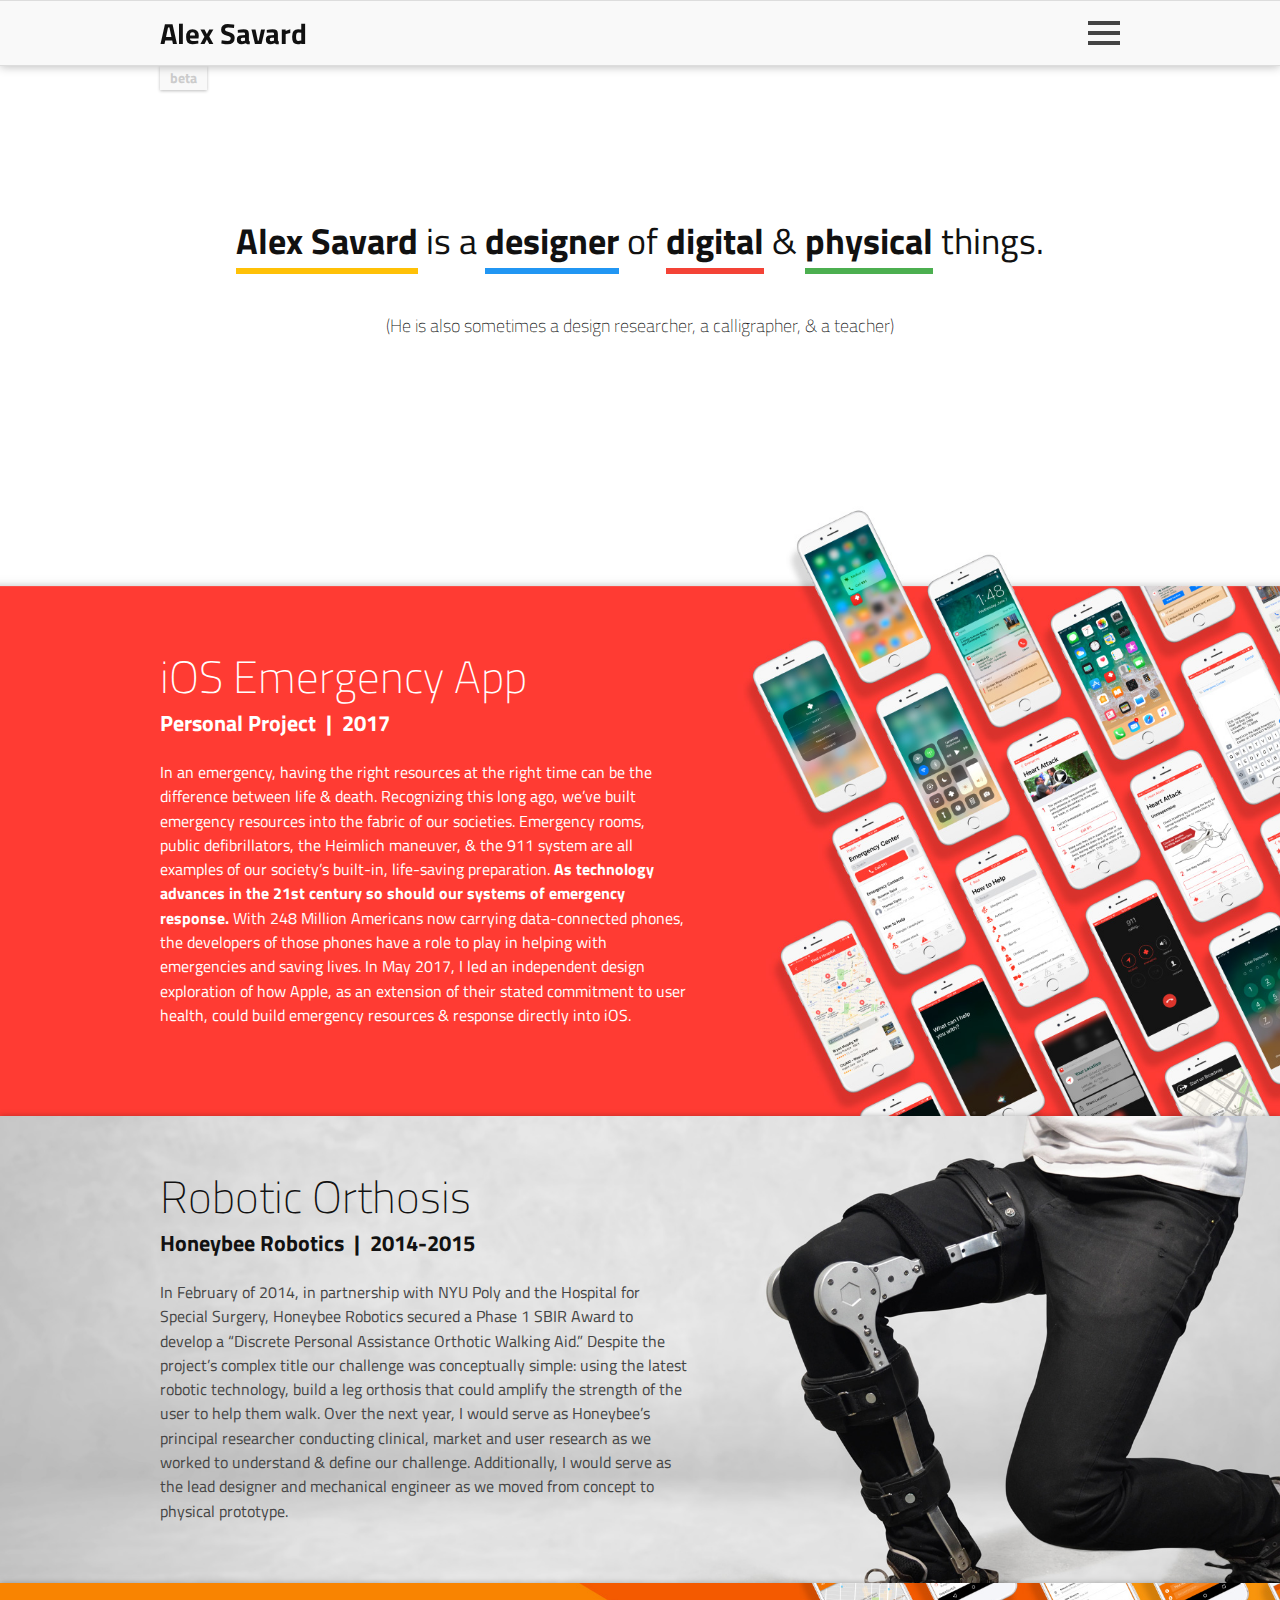
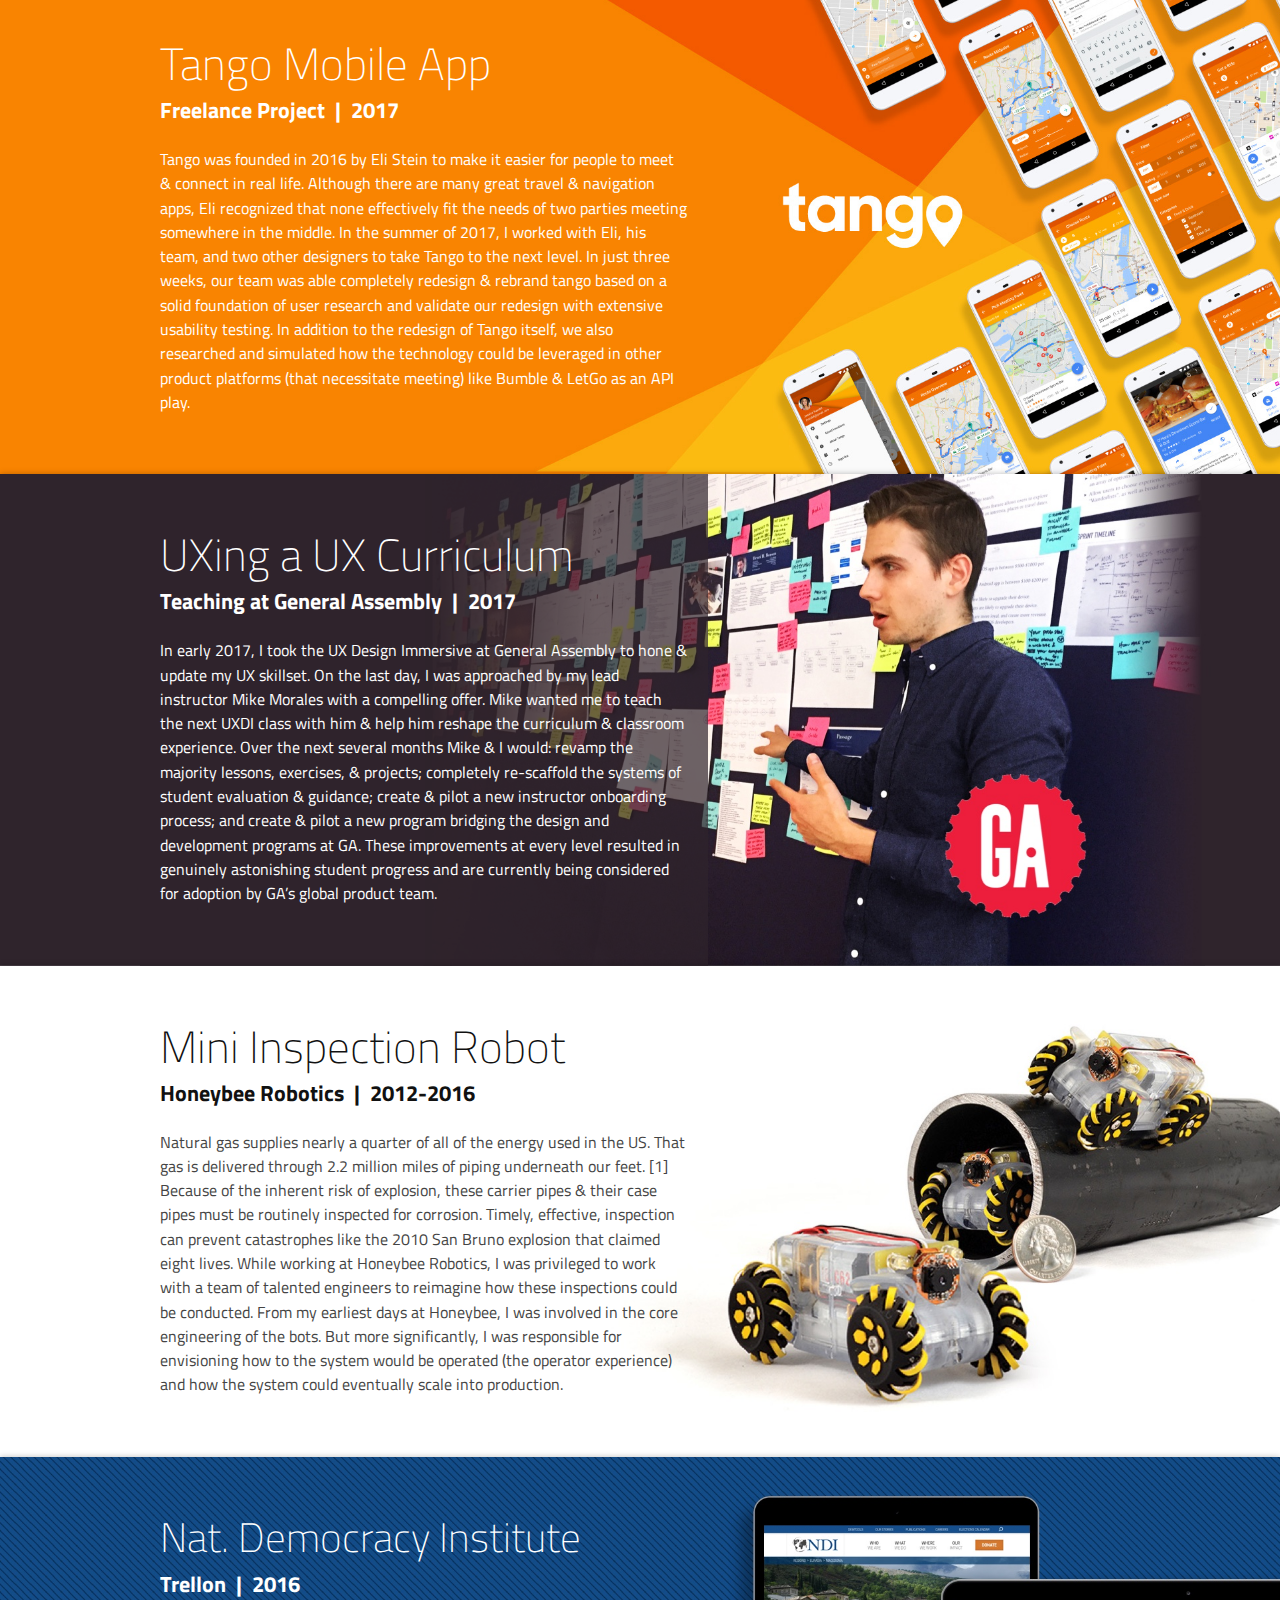
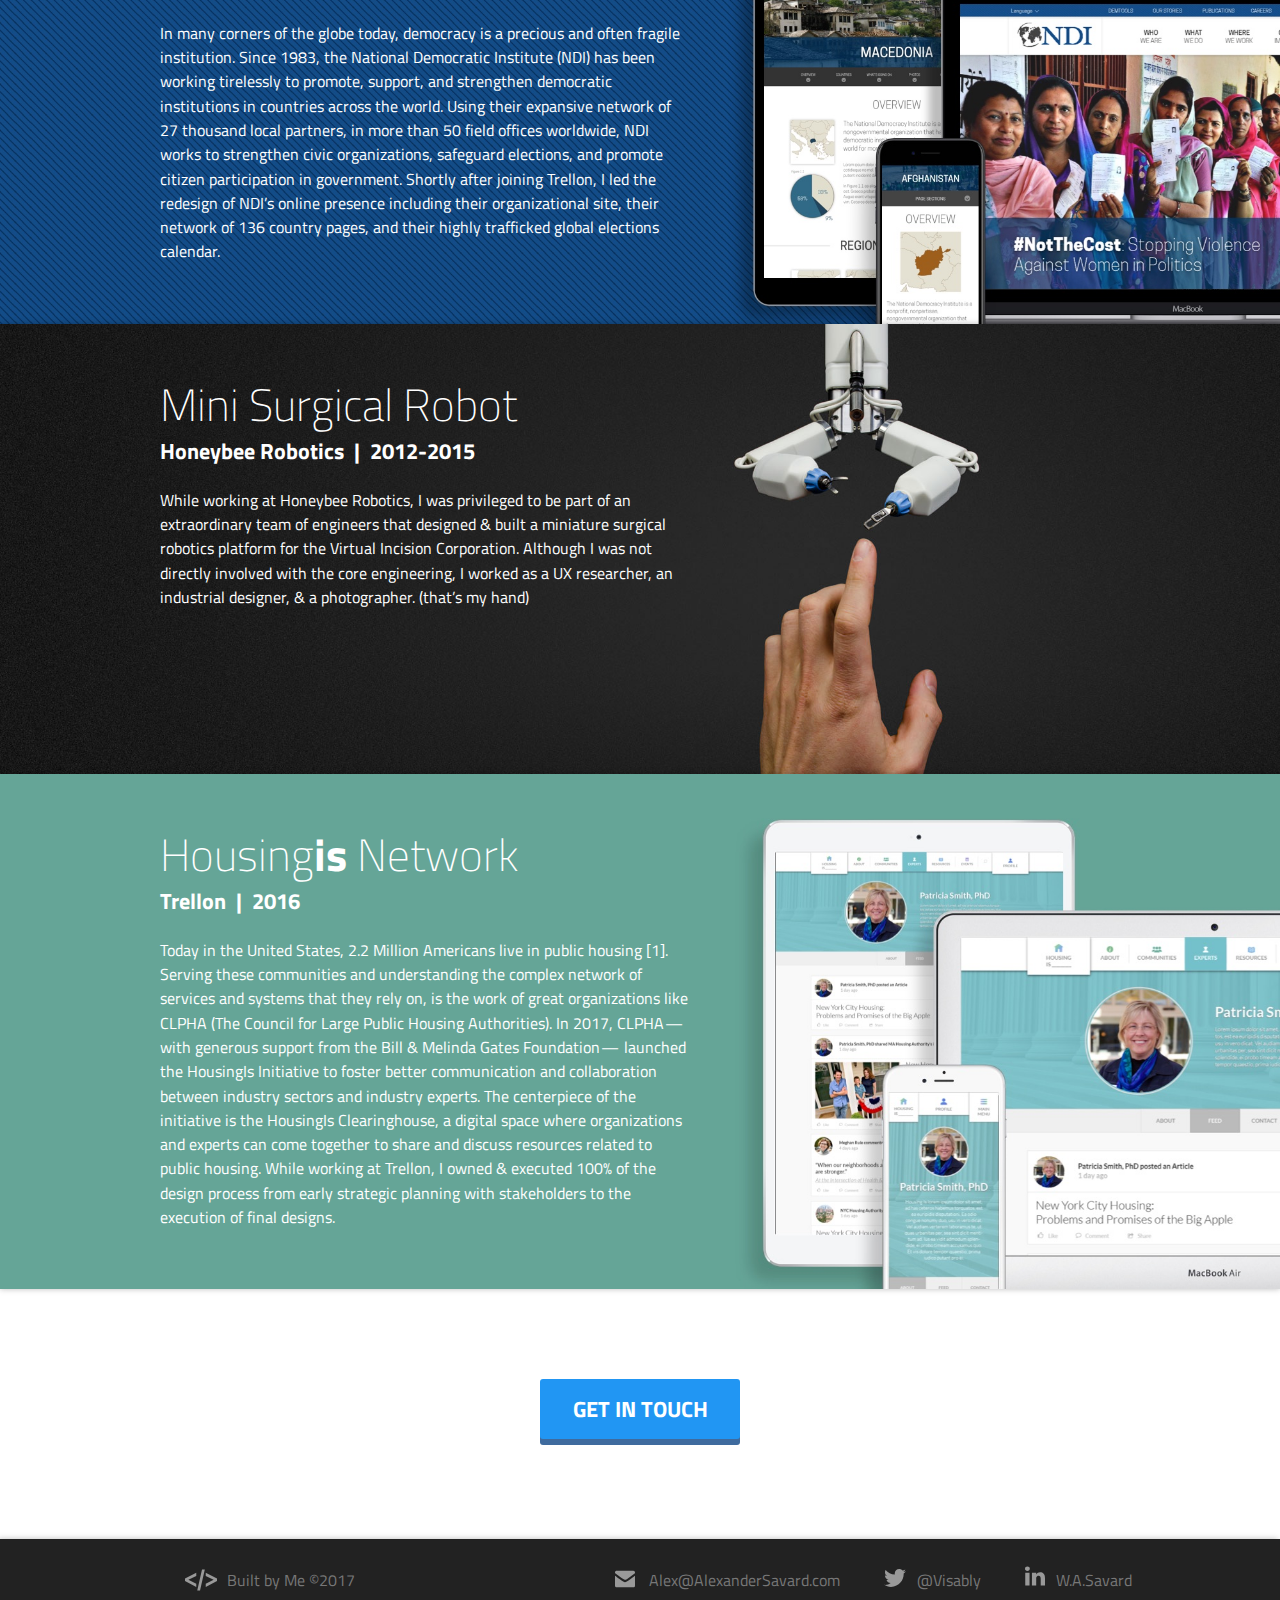
<file: index.html>
<!DOCTYPE html>
<!-- Yes, I did build the site... -->
<!-- The code's not pretty but the work is. -->
<!-- ¯\_(ツ)_/¯ -->
<!--[if lt IE 7 ]><html class="ie ie6" lang="en"> <![endif]-->
<!--[if IE 7 ]><html class="ie ie7" lang="en"> <![endif]-->
<!--[if IE 8 ]><html class="ie ie8" lang="en"> <![endif]-->
<!--[if (gte IE 9)|!(IE)]><!--><html lang="en"> <!--<![endif]-->
<head>

	<!-- Basic Page Needs
  ================================================== -->
	<meta charset="utf-8">
	<title>Alex Savard</title>
	<meta name="description" content="Design Work of Alexander Savard">
	<meta name="keywords" content="William Alexander Alex Savard RISD UX Design Designer Product Portfolio Work User Experience">
	<meta name="author" content="Alex Savard">

	<!-- Mobile Specific Metas
  ================================================== -->
	<meta name="viewport" content="width=device-width, initial-scale=1, maximum-scale=1">

	<!-- CSS
  ================================================== -->

	<link rel="stylesheet" href="css/base.css">
	<link rel="stylesheet" href="css/layout.css">
	<!-- <link rel="stylesheet" href="stylesheets/skeleton.css"> -->


	<!--[if lt IE 9]>
		<script src="http://html5shim.googlecode.com/svn/trunk/html5.js"></script>
	<![endif]-->

	<!-- Favicons
	================================================== -->
	<link rel="shortcut icon" href="images/favicon.png">
	<link rel="apple-touch-icon" href="images/apple-touch-icon.png">
	<link rel="apple-touch-icon" sizes="72x72" href="images/apple-touch-icon-72x72.png">
	<link rel="apple-touch-icon" sizes="114x114" href="images/apple-touch-icon-114x114.png">

	<!-- Fonts
	================================================== -->
	<link href='http://fonts.googleapis.com/css?family=Open+Sans:300italic,400italic,600italic,700italic,800italic,400,300,600,700,800' rel='stylesheet' type='text/css'>

	<link href="https://fonts.googleapis.com/css?family=Titillium+Web:200,200i,300,300i,400,400i,600,600i,700,700i,900&amp;subset=latin-ext" rel="stylesheet">


	<!-- jQuery
	================================================== -->
	<script src="https://ajax.googleapis.com/ajax/libs/jquery/3.2.1/jquery.min.js"></script>


	<!-- Google Analytics
	================================================== -->
	<!-- Global site tag (gtag.js) - Google Analytics -->
	<script async src="https://www.googletagmanager.com/gtag/js?id=UA-108620427-1"></script>
	<script>
	  window.dataLayer = window.dataLayer || [];
	  function gtag(){dataLayer.push(arguments);}
	  gtag('js', new Date());

	  gtag('config', 'UA-108620427-1');
	</script>



</head>
<body>



	<!-- Primary Page Layout
	================================================== -->
	<header>
			<div class="wrapper">
				<div class="top-wrapper">
					<a href="index.html" class="logotype">Alex Savard<span id="ownership">'s</span>
					</a>
					<div id="hamburger" onclick="menuDrop()">
					  <span></span>
					  <span></span>
					  <span></span>
					  <span></span>
					</div>
				</div>	
				<nav id="mainmenu">
					<ul>
						<a href="digital.html"><li>Digital Work</li></a>
						<a href="physical.html"><li>Physical Work</li></a>
						<a href="other_projects.html"><li>Other Projects</li></a>
						<a href="alex.html"><li>Bio</li></a>
						<a href="contact.html"><li>Contact Info</li></a>
					</ul>
				</nav>
			</div> <!-- wrapper -->	
	</header>
	<div class="wrapper">	
		<div id="beta-tag">
			beta
		</div>
	</div>



	<div class="main-body" id="main-body">
		<div class="intro">
			<h1 class="intro">
				<a href="alex.html"><em id="alex">Alex Savard</em></a> is a
				<a href="#portfolio"><em id="ux">designer</em></a> of 
				<a href="digital.html"><em id="digital">digital</em></a> &amp; 
				<a href="physical.html"><em id="physical">physical</em></a> things.
			</h1>
			<h2 class="intro"> (He is also sometimes a 
				<a href="#powa" class="disabled">design researcher</a>, a 
				<a href="other_projects.html">calligrapher</a>, &amp; a 
				<a href="#ga-ux">teacher</a>)
			</h2>
		</div>
		<div class="filter-bar" id="filter-bar">
			<div class="wrapper">
				<h4 class="showing">
					Showing Only:
				</h4>
				<div class="type-wrapper">
				<h4 id="digital-work">
					Digital Work</h4>
				<h4 id="physical-work">
					Physical Work</h4>
				<h4 id="ux-work">
					UX Work</h4>
				</div>
				<div class="close-wrapper" onclick="closeFilter()">
					<span class="close"></span>
				</div>
			</div>
		</div>
		<a href="ios_emergency_app.html">
			<div class="feature" id="sos-pop" onmouseover="sospopHover()" onmouseout="sospopHover()">
				<div class="wrapper dark">
					<div class="link-destination" id="portfolio"></div>
					<div class="feature-text">
						<button class="arro">
							<svg width="26px" height="25px" viewBox="0 0 26 25" version="1.1" fill="#FFFFFF" xmlns="http://www.w3.org/2000/svg" xmlns:xlink="http://www.w3.org/1999/xlink">
							    <!-- Generator: Sketch 46.2 (44496) - http://www.bohemiancoding.com/sketch -->
							    <title>arrow_right</title>
							    <desc>Created with Sketch.</desc>
							    <defs></defs>
							        <g id="Desktop-HD-Copy-4" transform="translate(-708.000000, -1570.000000)" fill-rule="nonzero">
							            <path d="M729.467677,1581 L709.5,1581 C708.947715,1581 708.5,1581.44772 708.5,1582 C708.5,1582.55228 708.947715,1583 709.5,1583 L729.732241,1583 L720.366121,1592.36612 C719.975596,1592.75664 719.975596,1593.38981 720.366121,1593.78033 C720.756645,1594.17086 721.38981,1594.17086 721.780334,1593.78033 L733.428386,1582.13228 L722.39757,1571.10147 C722.007046,1570.71094 721.373881,1570.71094 720.983357,1571.10147 C720.592832,1571.49199 720.592832,1572.12515 720.983357,1572.51568 L729.467677,1581 Z" id="arrow_right"></path>
							        </g>
							</svg>
						</button>
						<h2>iOS Emergency App</h2>
						<h3>Personal Project  &nbsp;|&nbsp;  2017</h3>
						<p>
							In an emergency, having the right resources at the right time can be the difference between life &amp; death. Recognizing this long ago, we’ve built emergency resources into the fabric of our societies. Emergency rooms, public defibrillators, the Heimlich maneuver, &amp; the 911 system are all examples of our society’s built-in, life-saving preparation. <strong> As technology advances in the 21st century so should our systems of emergency response.</strong> With 248 Million Americans now carrying data-connected phones, the developers of those phones have a role to play in helping with emergencies and saving lives. In May 2017, I led an independent design exploration of how Apple, as an extension of their stated commitment to user health, could build emergency resources &amp; response directly into iOS.
						</p>
					</div>
				</div>
			</div> <!-- feature -->
		</a>
		<a href="robotic_orthosis.html">
			<div class="feature" id="powa" onmouseover="powaHover()" onmouseout="powaHover()">
				<div class="wrapper light">
					<div class="feature-text">
						<button class="arro dark">
							<svg width="26px" height="25px" viewBox="0 0 26 25" version="1.1" fill="#FFFFFF" xmlns="http://www.w3.org/2000/svg" xmlns:xlink="http://www.w3.org/1999/xlink">
							    <!-- Generator: Sketch 46.2 (44496) - http://www.bohemiancoding.com/sketch -->
							    <title>arrow_right</title>
							    <desc>Created with Sketch.</desc>
							    <defs></defs>
							        <g id="Desktop-HD-Copy-4" transform="translate(-708.000000, -1570.000000)" fill-rule="nonzero">
							            <path d="M729.467677,1581 L709.5,1581 C708.947715,1581 708.5,1581.44772 708.5,1582 C708.5,1582.55228 708.947715,1583 709.5,1583 L729.732241,1583 L720.366121,1592.36612 C719.975596,1592.75664 719.975596,1593.38981 720.366121,1593.78033 C720.756645,1594.17086 721.38981,1594.17086 721.780334,1593.78033 L733.428386,1582.13228 L722.39757,1571.10147 C722.007046,1570.71094 721.373881,1570.71094 720.983357,1571.10147 C720.592832,1571.49199 720.592832,1572.12515 720.983357,1572.51568 L729.467677,1581 Z" id="arrow_right"></path>
							        </g>
							</svg>
						</button>
						<h2>Robotic Orthosis</h2>
						<h3>Honeybee Robotics  &nbsp;|&nbsp;  2014-2015</h3>
						<p>
							In February of 2014, in partnership with NYU Poly and the Hospital for Special Surgery, Honeybee Robotics secured a Phase 1 SBIR Award to develop a “Discrete Personal Assistance Orthotic Walking Aid.” Despite the project’s complex title our challenge was conceptually simple: using the latest robotic technology, build a leg orthosis that could amplify the strength of the user to help them walk. Over the next year, I would serve as Honeybee’s principal researcher conducting clinical, market and user research as we worked to understand &amp; define our challenge. Additionally, I would serve as the lead designer and mechanical engineer as we moved from concept to physical prototype.
						</p>
					</div>
				</div>
			</div> <!-- feature -->
		</a>

			<div class="feature" id="tango" onmouseover="tangoHover()" onmouseout="tangoHover()">
				<div class="wrapper dark">
					<div class="feature-text">
						<button class="arro coming-soon">
							Coming Soon
						</button>
						<h2>Tango Mobile App</h2>
						<h3>Freelance Project  &nbsp;|&nbsp;  2017</h3>
						<p>
							Tango was founded in 2016 by Eli Stein to make it easier for people to meet & connect in real life. Although there are many great travel & navigation apps, Eli recognized that none effectively fit the needs of two parties meeting somewhere in the middle. In the summer of 2017, I worked with Eli, his team, and two other designers to take Tango to the next level. In just three weeks, our team was able completely redesign & rebrand tango based on a solid foundation of user research and validate our redesign with extensive usability testing. In addition to the redesign of Tango itself, we also researched and simulated how the technology could be leveraged in other product platforms (that necessitate meeting) like Bumble & LetGo as an API play.
						</p>
					</div>
				</div>
			</div> <!-- feature -->

		
			<div class="feature" id="ga-ux" onmouseover="gauxHover()" onmouseout="gauxHover()">
				<div class="wrapper dark">
					<div class="feature-text">
						<button class="arro coming-soon">
							Coming Soon
						</button>
						<h2>UXing a UX Curriculum</h2>
						<h3>Teaching at General Assembly  &nbsp;|&nbsp;  2017</h3>
						<p>
							In early 2017, I took the UX Design Immersive at General Assembly to hone & update my UX skillset. On the last day, I was approached by my lead instructor Mike Morales with a compelling offer. Mike wanted me to teach the next UXDI class with him & help him reshape the curriculum & classroom experience. Over the next several months Mike & I would: revamp the majority lessons, exercises, & projects; completely re-scaffold the systems of student evaluation & guidance; create & pilot a new instructor onboarding process; and create & pilot a new program bridging the design and development programs at GA. These improvements at every level resulted in genuinely astonishing student progress and are currently being considered for adoption by GA’s global product team.
						</p>
					</div>
				</div>
			</div> <!-- feature -->
		

			<div class="feature" id="nysearch" onmouseover="nysearchHover()" onmouseout="nysearchHover()">
				<div class="wrapper">
					<div class="feature-text">
						<button class="arro coming-soon">
							Coming Soon
						</button>
						<h2>Mini Inspection Robot</h2>
						<h3>Honeybee Robotics  &nbsp;|&nbsp;  2012-2016</h3>
						<p>
							Natural gas supplies nearly a quarter of all of the energy used in the US. That gas is delivered through 2.2 million miles of piping underneath our feet. [1] Because of the inherent risk of explosion, these carrier pipes & their case pipes must be routinely inspected for corrosion. Timely, effective, inspection can prevent catastrophes like the 2010 San Bruno explosion that claimed eight lives. While working at Honeybee Robotics, I was privileged to work with a team of talented engineers to reimagine how these inspections could be conducted. From my earliest days at Honeybee, I was involved in the core engineering of the bots. But more significantly, I was responsible for envisioning how to the system would be operated (the operator experience) and how the system could eventually scale into production.
						</p>
					</div>
				</div>
			</div> <!-- feature -->

			<div class="feature" id="ndi" onmouseover="ndiHover()" onmouseout="ndiHover()">
				<div class="wrapper dark">
					<div class="feature-text">
						<button class="arro coming-soon">
							Coming Soon
						</button>
						<h2>Nat. Democracy Institute</h2>
						<h3>Trellon  &nbsp;|&nbsp;  2016</h3>
						<p>
							In many corners of the globe today, democracy is a precious and often fragile institution. Since 1983, the National Democratic Institute (NDI) has been working tirelessly to promote, support, and strengthen democratic institutions in countries across the world. Using their expansive network of 27 thousand local partners, in more than 50 field offices worldwide, NDI works to strengthen civic organizations, safeguard elections, and promote citizen participation in government. Shortly after joining Trellon, I led the redesign of NDI’s online presence including their organizational site, their network of 136 country pages, and their highly trafficked global elections calendar.
						</p>
					</div>
				</div>
			</div> <!-- feature -->

			<div class="feature" id="vic" onmouseover="vicHover()" onmouseout="vicHover()">
				<div class="wrapper dark">
					<div class="feature-text">
						<button class="arro coming-soon">
							Coming Soon
						</button>
						<h2>Mini Surgical Robot</h2>
						<h3>Honeybee Robotics  &nbsp;|&nbsp;  2012-2015</h3>
						<p>
							While working at Honeybee Robotics, I was privileged to be part of an extraordinary team of engineers that designed &amp; built a miniature surgical robotics platform for the Virtual Incision Corporation. Although I was not directly involved with the core engineering, I worked as a UX researcher, an industrial designer, &amp; a photographer. (that’s my hand)
						</p>
					</div>
				</div>
			</div> <!-- feature -->

			<div class="feature" id="clpha" onmouseover="clphaHover()" onmouseout="clphaHover()">
				<div class="wrapper dark">
					<div class="feature-text">
						<button class="arro coming-soon">
							Coming Soon
						</button>
						<h2>Housing<span style="font-weight:700">is</span> Network</h2>
						<h3>Trellon  &nbsp;|&nbsp;  2016</h3>
						<p>
							Today in the United States, 2.2 Million Americans live in public housing [1]. Serving these communities and understanding the complex network of services and systems that they rely on, is the work of great organizations like CLPHA (The Council for Large Public Housing Authorities). In 2017, CLPHA — with generous support from the Bill & Melinda Gates Foundation —  launched the HousingIs Initiative to foster better communication and collaboration between industry sectors and industry experts. The centerpiece of the initiative is the HousingIs Clearinghouse, a digital space where organizations and experts can come together to share and discuss resources related to public housing. While working at Trellon, I owned & executed 100% of the design process from early strategic planning with stakeholders to the execution of final designs.
						</p>
					</div>
				</div>
			</div> <!-- feature -->

			<a href="contact.html"><button class="contact-alex">
				Get in Touch
			</button></a>

	</div><!-- container -->

	<footer>
		<nav class="wrapper">
			<div class="footer-left">
				<a href="" id="copyright" class="dev">
					<svg width="32px" height="32px" viewBox="0 0 174 114" version="1.1" xmlns="http://www.w3.org/2000/svg" xmlns:xlink="http://www.w3.org/1999/xlink" id="html3">
					    <!-- Generator: Sketch 46.2 (44496) - http://www.bohemiancoding.com/sketch -->
					    <title>html</title>
					    <desc>Created with Sketch.</desc>
					    <defs></defs>
					    <g id="Page-1" stroke="none" stroke-width="1" fill="none" fill-rule="evenodd">
					        <g fill-rule="nonzero" fill="#999999">
					            <path d="M61.2452813,94.772 L0,62.9524286 L0,49.0308571 L61.2452813,17.081 L61.2452813,35.093 L18.4140938,56.2047143 L61.2452813,76.7464286 L61.2452813,94.772 Z M107.697844,0 L81.7093125,114 L66.544125,114 L92.5326563,0 L107.697844,0 Z M155.591344,56.2047143 L112.754719,35.0957143 L112.754719,17.0837143 L174,49.0308571 L174,62.9524286 L112.754719,94.772 L112.754719,76.7464286 L155.591344,56.2047143 Z" id="Shape"></path>
					        </g>
					    </g>
					</svg>
					Built by Me &#169;2017
				</a>
			</div>
			<div class="footer-right">
			<a href="mailto:alex@alexandersavard.com" class="social mail" target="_blank">
				<svg enable-background="new 0 0 24 24" height="20px" id="Layer_1" version="1.1" viewBox="0 0 24 24" width="20px" xml:space="preserve" xmlns="http://www.w3.org/2000/svg" xmlns:xlink="http://www.w3.org/1999/xlink"><path clip-rule="evenodd" d="M11.984,13C10.031,13-0.031,4.891-0.031,4.891V4c0-1.104,0.896-2,2.002-2h20.026  C23.104,2,24,2.896,24,4l-0.016,1C23.984,5,14.031,13,11.984,13z M11.984,15.75c2.141,0,12-7.75,12-7.75L24,20  c0,1.104-0.896,2-2.003,2H1.971c-1.105,0-2.002-0.896-2.002-2l0.016-12C-0.016,8,10.031,15.75,11.984,15.75z" fill="#999999"/></svg>
				<p>Alex@AlexanderSavard.com</p>
			</a>
			<a href="https://twitter.com/visably" class="social twitter" target="_blank">
				<svg xmlns:rdf="http://www.w3.org/1999/02/22-rdf-syntax-ns#" xmlns="http://www.w3.org/2000/svg" viewBox="0 0 300.00006 244.18703" height="22" width="22" version="1.1" xmlns:cc="http://creativecommons.org/ns#" xmlns:dc="http://purl.org/dc/elements/1.1/">
 				<g style="" transform="translate(-539.18 -568.86)"><path d="m633.9 812.04c112.46 0 173.96-93.168 173.96-173.96 0-2.6463-0.0539-5.2806-0.1726-7.903 11.938-8.6302 22.314-19.4 30.498-31.66-10.955 4.8694-22.744 8.1474-35.111 9.6255 12.623-7.5693 22.314-19.543 26.886-33.817-11.813 7.0031-24.895 12.093-38.824 14.841-11.157-11.884-27.041-19.317-44.629-19.317-33.764 0-61.144 27.381-61.144 61.132 0 4.7978 0.5364 9.4646 1.5854 13.941-50.815-2.5569-95.874-26.886-126.03-63.88-5.2508 9.0354-8.2785 19.531-8.2785 30.73 0 21.212 10.794 39.938 27.208 50.893-10.031-0.30992-19.454-3.0635-27.69-7.6468-0.009 0.25652-0.009 0.50661-0.009 0.78077 0 29.61 21.075 54.332 49.051 59.934-5.1376 1.4006-10.543 2.1516-16.122 2.1516-3.9336 0-7.766-0.38716-11.491-1.1026 7.7838 24.293 30.355 41.971 57.115 42.465-20.926 16.402-47.287 26.171-75.937 26.171-4.929 0-9.7983-0.28036-14.584-0.84634 27.059 17.344 59.189 27.464 93.722 27.464" fill="#999999"/></g>
				</svg>
			<p>@Visably</p></a>
			<a href="https://www.linkedin.com/in/alexander-savard/" class="social linkedin" target="_blank">
				<svg xmlns="http://www.w3.org/2000/svg" width="20" height="20" fill="#999999" viewBox="0 5 1036 990"><path d="M0 120c0-33.334 11.667-60.834 35-82.5C58.333 15.833 88.667 5 126 5c36.667 0 66.333 10.666 89 32 23.333 22 35 50.666 35 86 0 32-11.333 58.666-34 80-23.333 22-54 33-92 33h-1c-36.667 0-66.333-11-89-33S0 153.333 0 120zm13 875V327h222v668H13zm345 0h222V622c0-23.334 2.667-41.334 8-54 9.333-22.667 23.5-41.834 42.5-57.5 19-15.667 42.833-23.5 71.5-23.5 74.667 0 112 50.333 112 151v357h222V612c0-98.667-23.333-173.5-70-224.5S857.667 311 781 311c-86 0-153 37-201 111v2h-1l1-2v-95H358c1.333 21.333 2 87.666 2 199 0 111.333-.667 267.666-2 469z"/></svg>

				<p>W.A.Savard</p></a>
			</div>
		</nav>
	</footer>

<script src="js/base.js">
</script>
<script>
$(document).ready(function(){
  $("a").on('click', function(event) {
  	console.log(this.hash);
    if (this.hash !== "") {
      event.preventDefault();
      var hash = this.hash;

      $('html, body').animate({
        scrollTop: $(hash).offset().top
      }, 500, function(){
   	  window.location.hash = hash;
      });
    } // End if
  });
});
</script>
<!-- End Document
================================================== -->
</body>
</html>
</file>
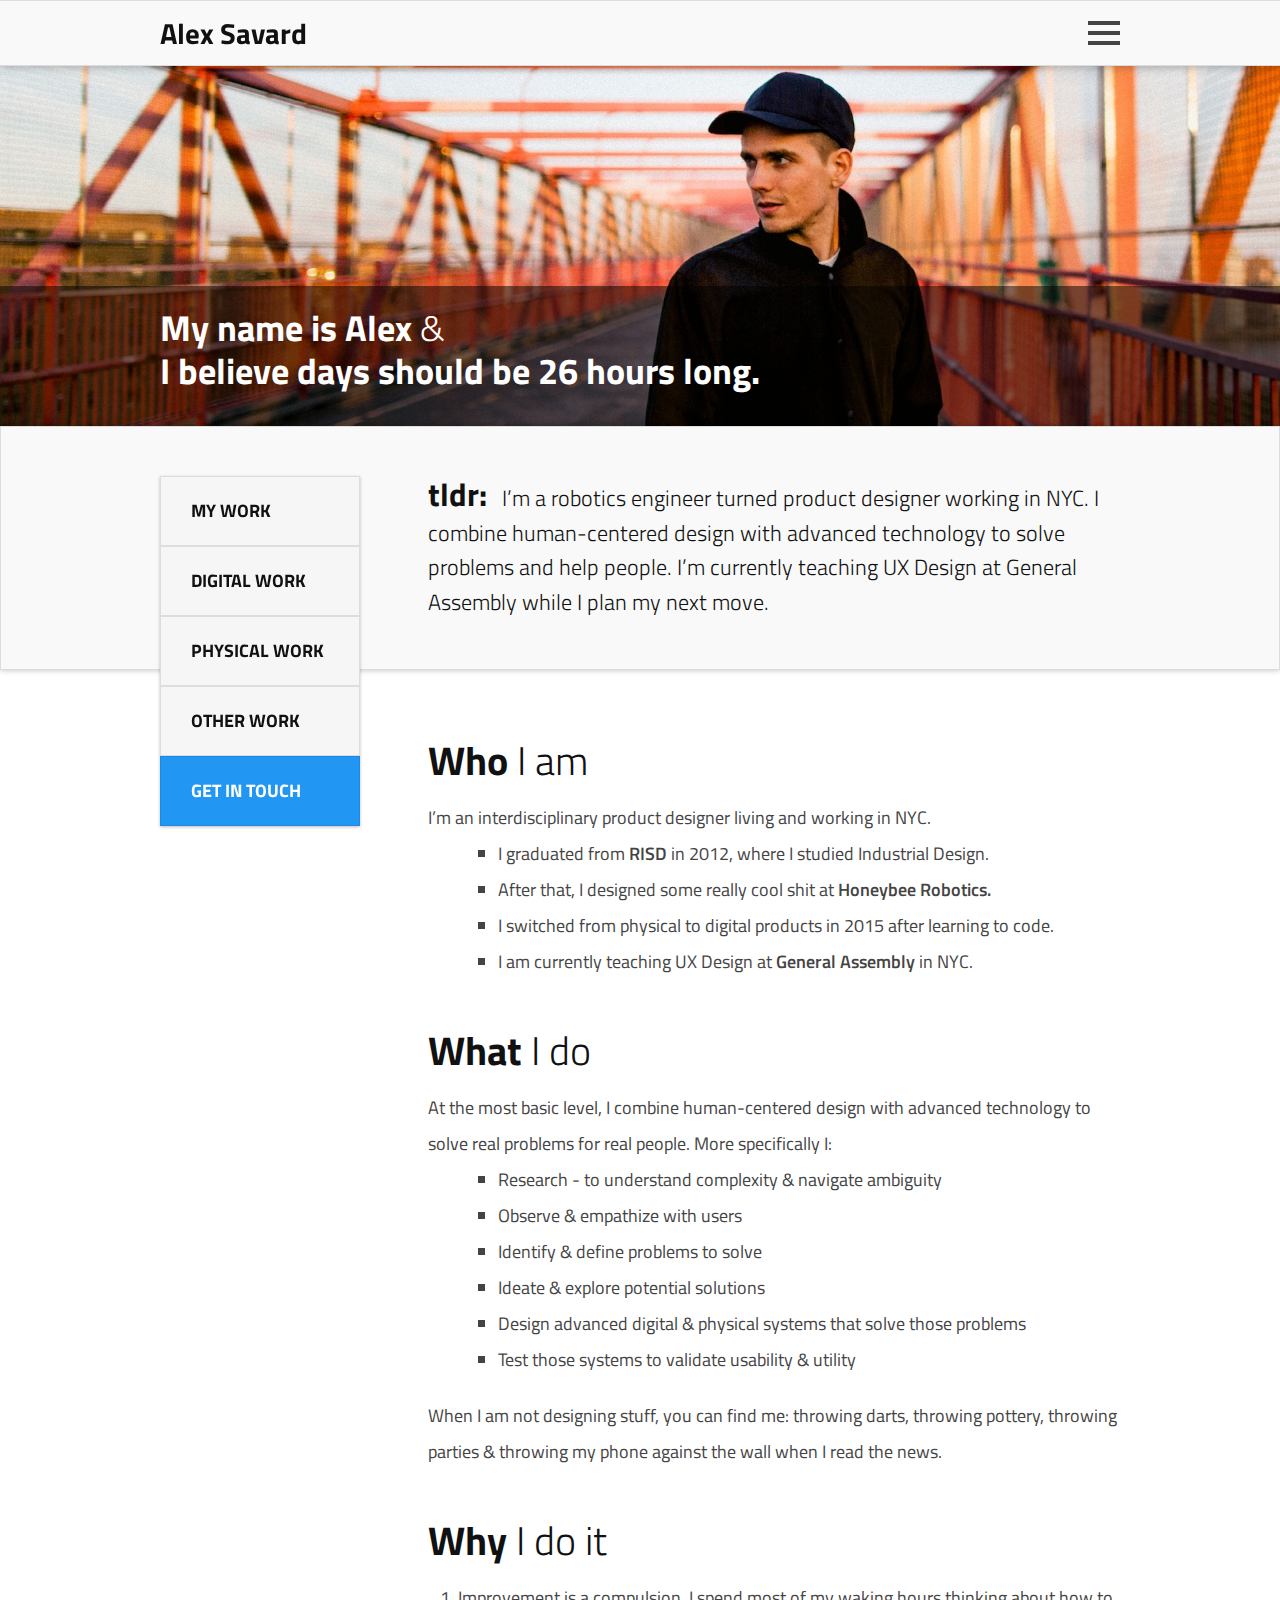
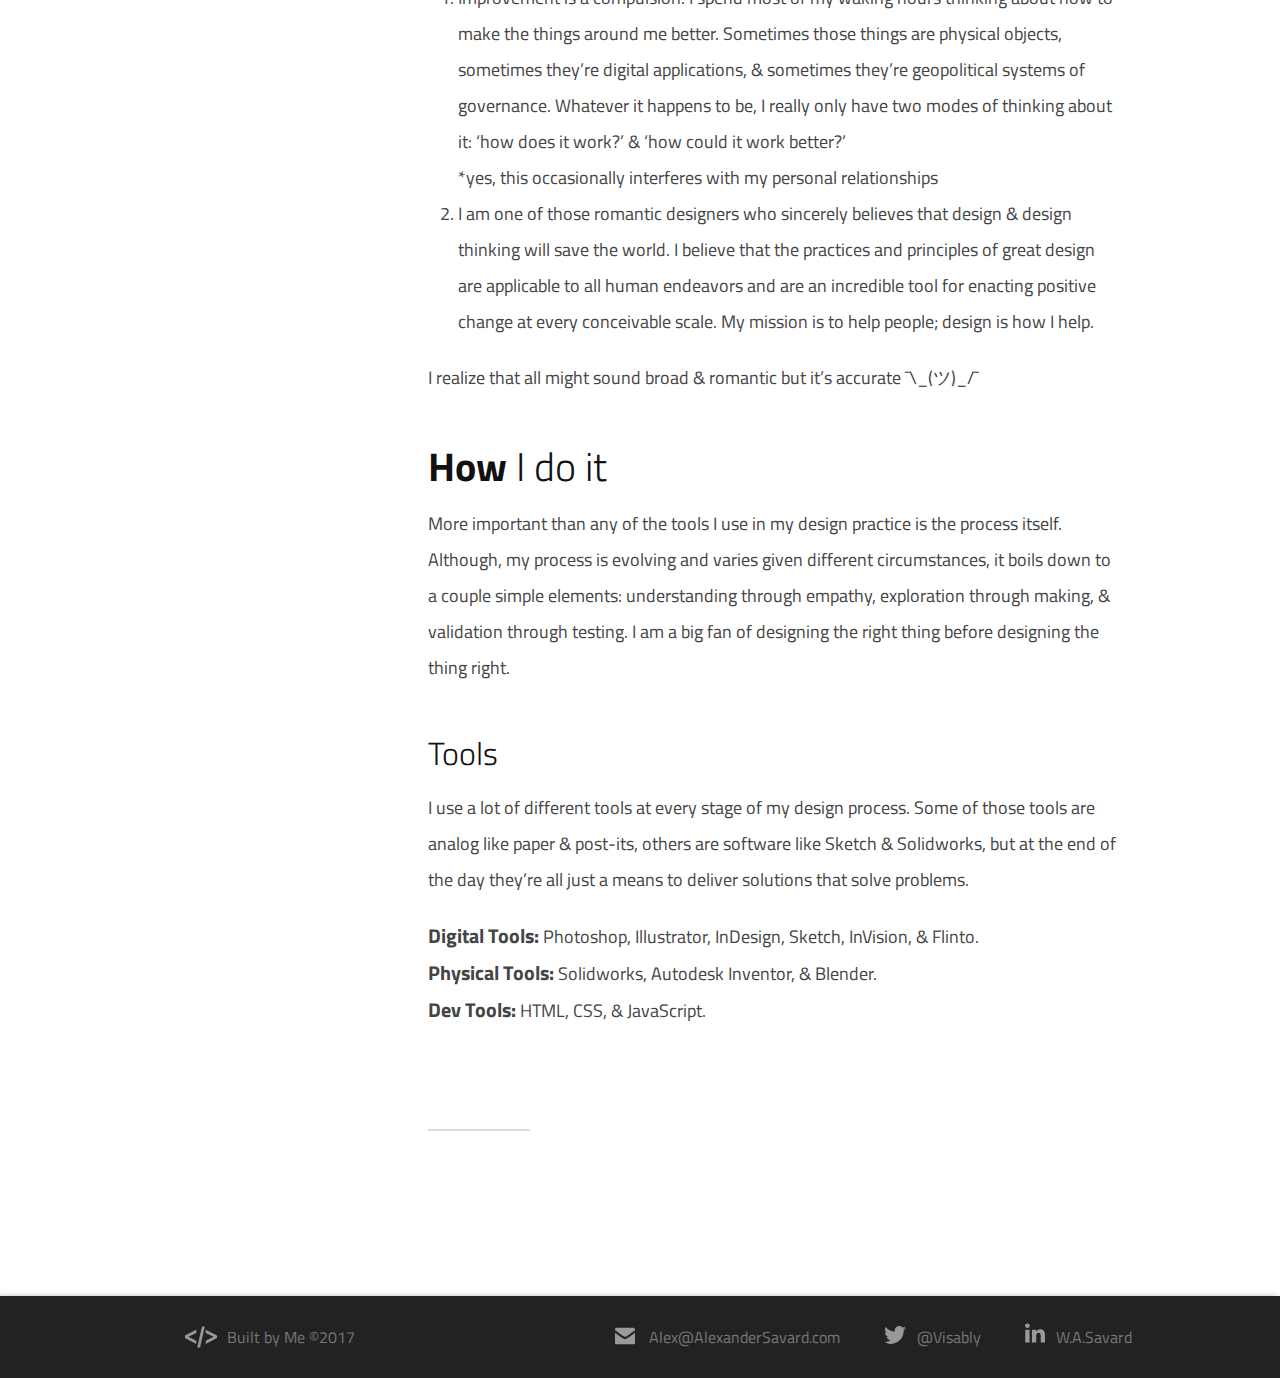
<file: alex.html>
<!DOCTYPE html>
<!-- Yes, I did build the site... -->
<!-- The code's not pretty but the work is. -->
<!-- ¯\_(ツ)_/¯ -->
<!--[if lt IE 7 ]><html class="ie ie6" lang="en"> <![endif]-->
<!--[if IE 7 ]><html class="ie ie7" lang="en"> <![endif]-->
<!--[if IE 8 ]><html class="ie ie8" lang="en"> <![endif]-->
<!--[if (gte IE 9)|!(IE)]><!--><html lang="en"> <!--<![endif]-->
<head>

	<!-- Basic Page Needs
  ================================================== -->
	<meta charset="utf-8">
	<title>About Alex</title>
	<meta name="description" content="Information About Alexander Savard">
	<meta name="keywords" content="William Alexander Alex Savard RISD UX Design Designer Product Portfolio Work User Experience">
	<meta name="author" content="Alex Savard">

	<!-- Mobile Specific Metas
  ================================================== -->
	<meta name="viewport" content="width=device-width, initial-scale=1, maximum-scale=1">

	<!-- CSS
  ================================================== -->

	<link rel="stylesheet" href="css/base.css">
	<link rel="stylesheet" href="css/layout.css">
	<!-- <link rel="stylesheet" href="stylesheets/skeleton.css"> -->


	<!--[if lt IE 9]>
		<script src="http://html5shim.googlecode.com/svn/trunk/html5.js"></script>
	<![endif]-->

	<!-- Favicons
	================================================== -->
	<link rel="shortcut icon" href="images/favicon.png">
	<link rel="apple-touch-icon" href="images/apple-touch-icon.png">
	<link rel="apple-touch-icon" sizes="72x72" href="images/apple-touch-icon-72x72.png">
	<link rel="apple-touch-icon" sizes="114x114" href="images/apple-touch-icon-114x114.png">

	<!-- Fonts
	================================================== -->
	<link href='http://fonts.googleapis.com/css?family=Open+Sans:300italic,400italic,600italic,700italic,800italic,400,300,600,700,800' rel='stylesheet' type='text/css'>

	<link href="https://fonts.googleapis.com/css?family=Titillium+Web:200,200i,300,300i,400,400i,600,600i,700,700i,900&amp;subset=latin-ext" rel="stylesheet">


	<!-- jQuery
	================================================== -->
	<script src="https://ajax.googleapis.com/ajax/libs/jquery/3.2.1/jquery.min.js"></script>


	<!-- Google Analytics
	================================================== -->
	<!-- Global site tag (gtag.js) - Google Analytics -->
	<script async src="https://www.googletagmanager.com/gtag/js?id=UA-108620427-1"></script>
	<script>
	  window.dataLayer = window.dataLayer || [];
	  function gtag(){dataLayer.push(arguments);}
	  gtag('js', new Date());

	  gtag('config', 'UA-108620427-1');
	</script>


</head>
<body>



	<!-- Primary Page Layout
	================================================== -->
	<header>
			<div class="wrapper">
				<div class="top-wrapper">
					<a href="index.html" class="logotype">Alex Savard<span id="ownership">'s</span>
					</a>
					<div id="hamburger" onclick="menuDrop()">
					  <span></span>
					  <span></span>
					  <span></span>
					  <span></span>
					</div>
				</div>				
				<nav id="mainmenu">
					<ul>
						<a href="digital.html"><li>Digital Work</li></a>
						<a href="physical.html"><li>Physical Work</li></a>
						<a href="other_projects.html"><li>Other Projects</li></a>
						<a href="alex.html"><li>Bio</li></a>
						<a href="contact.html"><li>Contact Info</li></a>
					</ul>
				</nav>
			</div> <!-- wrapper -->	
	</header>



	<div class="main-body bio" id="main-body">
		<div class="bio-hero" >
			<div class="bio-headline-container">
				<div class="wrapper">
					<h1>My name is Alex <span>&</span><br> I believe days should be 26 hours long.
					</h1>
				</div>
			</div>
		</div>
		<div class="sub-nav-enclosure">
			<nav class="sub-nav wrapper3" id="subnav-anchor">
				<ul id="sections">
					<li onclick="subnavDrop()">Page Sections <span class="arrow" id="arrow"></span></li>
				</ul>		
				<ul id="section-items">
					<a href="index.html" onclick="subnavDrop()"><li>My Work</li></a>
					<a href="digital.html" onclick="subnavDrop()"><li>Digital Work</li></a>
					<a href="physical.html" onclick="subnavDrop()"><li>Physical Work</li></a>
					<a href="other_projects.html" onclick="subnavDrop()"><li>Other Work</li></a>
					<a href="contact.html" onclick="subnavDrop()"><li class="highlight">Get in Touch</li></a>
				</ul>
			</nav>
		</div>
		<div class="bio-summary">
			<div class="nav-to-left wrapper">
				<h2>
					<span id="bio-title">tldr:</span> &nbsp;
					I’m a robotics engineer turned product designer working in NYC. I combine human-centered design with advanced technology to solve problems and help people. I’m currently teaching UX Design at General Assembly while I plan my next move.
				</h2>
			</div>
		</div>
		<div class="project wrapper hr bio">
			<h2>Who<span> I am</span></h2>
			<p>
				I’m an interdisciplinary product designer living and working in NYC.
				<ul>
					<li>I graduated from <a href="http://www.risd.edu/academics/industrial-design/" target="_blank">RISD</a> in 2012, where I studied Industrial Design.</li>
					<li>After that, I designed some really cool shit at <a href="https://www.honeybeerobotics.com/" target="_blank">Honeybee Robotics.</a></li>
					<li>I switched from physical to digital products in 2015 after learning to code.</li>
					<li>I am currently teaching UX Design at <a href="https://generalassemb.ly/education/user-experience-design-immersive" target="_blank">General Assembly</a> in NYC.</li>
				</ul>
			</p>
			<h2>What<span> I do</span></h2>
			<p>
				At the most basic level, I combine human-centered design with advanced technology to solve real problems for real people. More specifically I:
			</p>
			<ul>
					<li>Research - to understand complexity & navigate ambiguity</li>
					<li>Observe & empathize with users</li>
					<li>Identify & define problems to solve</li>
					<li>Ideate & explore potential solutions</li>
					<li>Design advanced digital & physical systems that solve those problems</li>
					<li>Test those systems to validate usability & utility</li>
				</ul>
			<p>
				When I am not designing stuff, you can find me: throwing darts, throwing pottery, throwing parties & throwing my phone against the wall when I read the news.
			</p>
			<h2>Why<span> I do it</span></h2>
			<ol>
				<li>Improvement is a compulsion. I spend most of my waking hours thinking about how to make the things around me better. Sometimes those things are physical objects, sometimes they’re digital applications, & sometimes they’re geopolitical systems of governance. Whatever it happens to be, I really only have two modes of thinking about it: ‘how does it work?’ & ‘how could it work better?’<br>
					*yes, this occasionally interferes with my personal relationships </li>
				<li>I am one of those romantic designers who sincerely believes that design & design thinking will save the world. I believe that the practices and principles of great design are applicable to all human endeavors and are an incredible tool for enacting positive change at every conceivable scale. My mission is to help people; design is how I help.</li>
			</ol>
			<p>
				I realize that all might sound broad & romantic but it’s accurate ¯\_(ツ)_/¯
			</p>
			<h2>How<span> I do it</span></h2>
			<p>
				More important than any of the tools I use in my design practice is the process itself. Although, my process is evolving and varies given different circumstances, it boils down to a couple simple elements: understanding through empathy, exploration through making, & validation  through testing. I am a big fan of designing the right thing before designing the thing right.
			</p>
			<h3>Tools</h3>
			<p>
				I use a lot of different tools at every stage of my design process. Some of those tools are analog like paper & post-its, others are software like Sketch & Solidworks, but at the end of the day they’re all just a means to deliver solutions that solve problems.
			</p>
			<p class="tools">
				<span>Digital Tools:</span> Photoshop, Illustrator, InDesign, Sketch, InVision, & Flinto. <br>
				<span>Physical Tools:</span> Solidworks, Autodesk Inventor, & Blender. <br>
				<span>Dev Tools:</span> HTML, CSS, & JavaScript.
			</p>
		</div>
	</div><!-- container -->

<footer>
		<nav class="wrapper">
			<div class="footer-left">
				<a href="" id="copyright" class="dev">
					<svg width="32px" height="32px" viewBox="0 0 174 114" version="1.1" xmlns="http://www.w3.org/2000/svg" xmlns:xlink="http://www.w3.org/1999/xlink" id="html3">
					    <!-- Generator: Sketch 46.2 (44496) - http://www.bohemiancoding.com/sketch -->
					    <title>html</title>
					    <desc>Created with Sketch.</desc>
					    <defs></defs>
					    <g id="Page-1" stroke="none" stroke-width="1" fill="none" fill-rule="evenodd">
					        <g fill-rule="nonzero" fill="#999999">
					            <path d="M61.2452813,94.772 L0,62.9524286 L0,49.0308571 L61.2452813,17.081 L61.2452813,35.093 L18.4140938,56.2047143 L61.2452813,76.7464286 L61.2452813,94.772 Z M107.697844,0 L81.7093125,114 L66.544125,114 L92.5326563,0 L107.697844,0 Z M155.591344,56.2047143 L112.754719,35.0957143 L112.754719,17.0837143 L174,49.0308571 L174,62.9524286 L112.754719,94.772 L112.754719,76.7464286 L155.591344,56.2047143 Z" id="Shape"></path>
					        </g>
					    </g>
					</svg>
					Built by Me &#169;2017
				</a>
			</div>
			<div class="footer-right">
			<a href="mailto:alex@alexandersavard.com" class="social mail" target="_blank">
				<svg enable-background="new 0 0 24 24" height="20px" id="Layer_1" version="1.1" viewBox="0 0 24 24" width="20px" xml:space="preserve" xmlns="http://www.w3.org/2000/svg" xmlns:xlink="http://www.w3.org/1999/xlink"><path clip-rule="evenodd" d="M11.984,13C10.031,13-0.031,4.891-0.031,4.891V4c0-1.104,0.896-2,2.002-2h20.026  C23.104,2,24,2.896,24,4l-0.016,1C23.984,5,14.031,13,11.984,13z M11.984,15.75c2.141,0,12-7.75,12-7.75L24,20  c0,1.104-0.896,2-2.003,2H1.971c-1.105,0-2.002-0.896-2.002-2l0.016-12C-0.016,8,10.031,15.75,11.984,15.75z" fill="#999999"/></svg>
				<p>Alex@AlexanderSavard.com</p>
			</a>
			<a href="https://twitter.com/visably" class="social twitter" target="_blank">
				<svg xmlns:rdf="http://www.w3.org/1999/02/22-rdf-syntax-ns#" xmlns="http://www.w3.org/2000/svg" viewBox="0 0 300.00006 244.18703" height="22" width="22" version="1.1" xmlns:cc="http://creativecommons.org/ns#" xmlns:dc="http://purl.org/dc/elements/1.1/">
 				<g style="" transform="translate(-539.18 -568.86)"><path d="m633.9 812.04c112.46 0 173.96-93.168 173.96-173.96 0-2.6463-0.0539-5.2806-0.1726-7.903 11.938-8.6302 22.314-19.4 30.498-31.66-10.955 4.8694-22.744 8.1474-35.111 9.6255 12.623-7.5693 22.314-19.543 26.886-33.817-11.813 7.0031-24.895 12.093-38.824 14.841-11.157-11.884-27.041-19.317-44.629-19.317-33.764 0-61.144 27.381-61.144 61.132 0 4.7978 0.5364 9.4646 1.5854 13.941-50.815-2.5569-95.874-26.886-126.03-63.88-5.2508 9.0354-8.2785 19.531-8.2785 30.73 0 21.212 10.794 39.938 27.208 50.893-10.031-0.30992-19.454-3.0635-27.69-7.6468-0.009 0.25652-0.009 0.50661-0.009 0.78077 0 29.61 21.075 54.332 49.051 59.934-5.1376 1.4006-10.543 2.1516-16.122 2.1516-3.9336 0-7.766-0.38716-11.491-1.1026 7.7838 24.293 30.355 41.971 57.115 42.465-20.926 16.402-47.287 26.171-75.937 26.171-4.929 0-9.7983-0.28036-14.584-0.84634 27.059 17.344 59.189 27.464 93.722 27.464" fill="#999999"/></g>
				</svg>
			<p>@Visably</p></a>
			<a href="https://www.linkedin.com/in/alexander-savard/" class="social linkedin" target="_blank">
				<svg xmlns="http://www.w3.org/2000/svg" width="20" height="20" fill="#999999" viewBox="0 5 1036 990"><path d="M0 120c0-33.334 11.667-60.834 35-82.5C58.333 15.833 88.667 5 126 5c36.667 0 66.333 10.666 89 32 23.333 22 35 50.666 35 86 0 32-11.333 58.666-34 80-23.333 22-54 33-92 33h-1c-36.667 0-66.333-11-89-33S0 153.333 0 120zm13 875V327h222v668H13zm345 0h222V622c0-23.334 2.667-41.334 8-54 9.333-22.667 23.5-41.834 42.5-57.5 19-15.667 42.833-23.5 71.5-23.5 74.667 0 112 50.333 112 151v357h222V612c0-98.667-23.333-173.5-70-224.5S857.667 311 781 311c-86 0-153 37-201 111v2h-1l1-2v-95H358c1.333 21.333 2 87.666 2 199 0 111.333-.667 267.666-2 469z"/></svg>

				<p>W.A.Savard</p></a>
			</div>
		</nav>
	</footer>

<script src="js/base.js">
</script>
<script>
$(document).ready(function(){
  $("a").on('click', function(event) {
  	console.log(this.hash);
    if (this.hash !== "") {
      event.preventDefault();
      var hash = this.hash;

      $('html, body').animate({
        scrollTop: $(hash).offset().top
      }, 500, function(){
   	  window.location.hash = hash;
      });
    } // End if
  });
});
</script>
<!-- End Document
================================================== -->
</body>
</html>
</file>
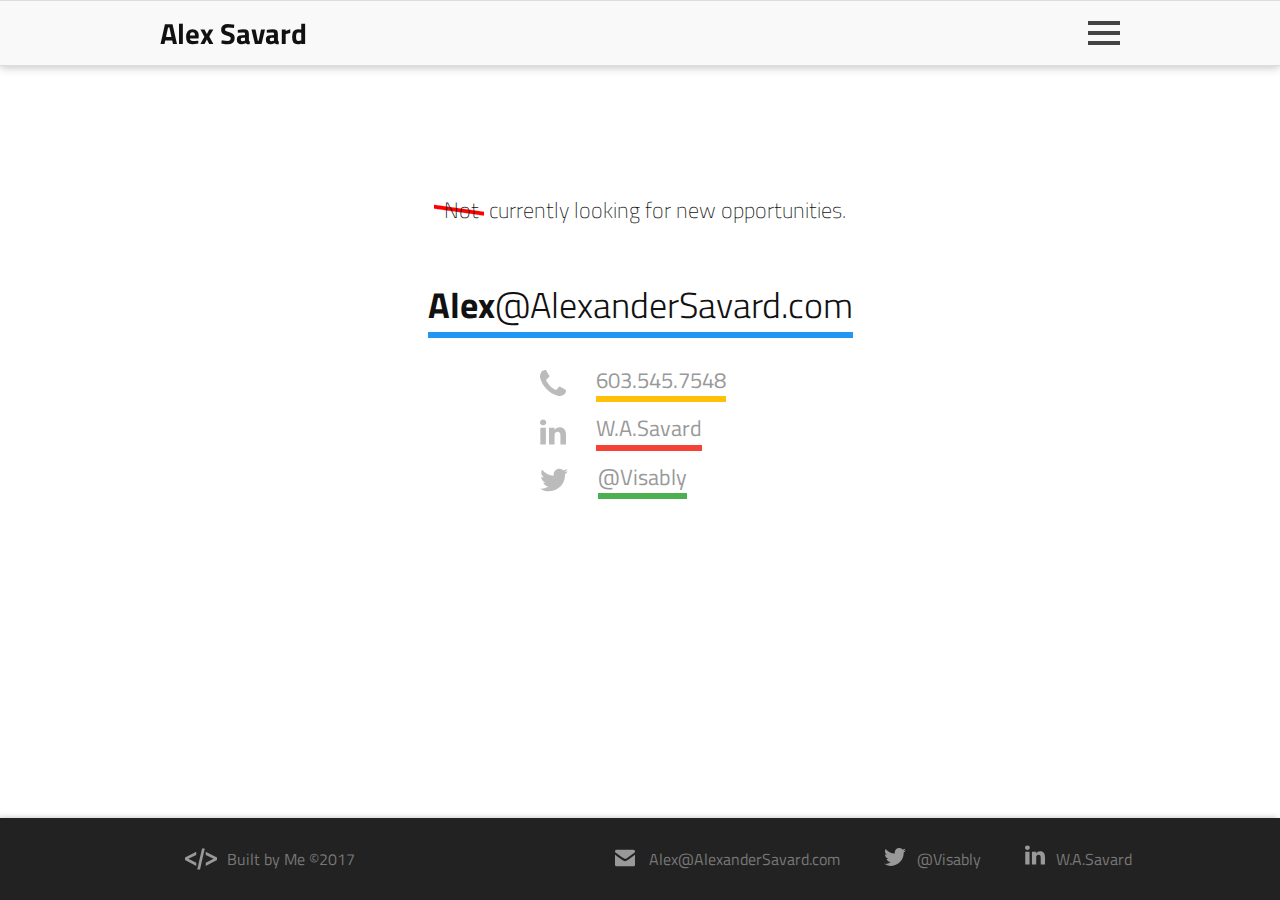
<file: contact.html>
<!DOCTYPE html>
<!-- Yes, I did build the site... -->
<!-- The code's not pretty but the work is. -->
<!-- ¯\_(ツ)_/¯ -->
<!--[if lt IE 7 ]><html class="ie ie6" lang="en"> <![endif]-->
<!--[if IE 7 ]><html class="ie ie7" lang="en"> <![endif]-->
<!--[if IE 8 ]><html class="ie ie8" lang="en"> <![endif]-->
<!--[if (gte IE 9)|!(IE)]><!--><html lang="en"> <!--<![endif]-->
<head>

	<!-- Basic Page Needs
  ================================================== -->
	<meta charset="utf-8">
	<title>Contact Alex</title>
	<meta name="description" content="Contact Information of Alexander Savard">
	<meta name="keywords" content="William Alexander Alex Savard RISD UX Design Designer Product Portfolio Work User Experience">
	<meta name="author" content="Alex Savard">

	<!-- Mobile Specific Metas
  ================================================== -->
	<meta name="viewport" content="width=device-width, initial-scale=1, maximum-scale=1">

	<!-- CSS
  ================================================== -->

	<link rel="stylesheet" href="css/base.css">
	<link rel="stylesheet" href="css/layout.css">
	<!-- <link rel="stylesheet" href="stylesheets/skeleton.css"> -->


	<!--[if lt IE 9]>
		<script src="http://html5shim.googlecode.com/svn/trunk/html5.js"></script>
	<![endif]-->

	<!-- Favicons
	================================================== -->
	<link rel="shortcut icon" href="images/favicon.png">
	<link rel="apple-touch-icon" href="images/apple-touch-icon.png">
	<link rel="apple-touch-icon" sizes="72x72" href="images/apple-touch-icon-72x72.png">
	<link rel="apple-touch-icon" sizes="114x114" href="images/apple-touch-icon-114x114.png">

	<!-- Fonts
	================================================== -->
	<link href='http://fonts.googleapis.com/css?family=Open+Sans:300italic,400italic,600italic,700italic,800italic,400,300,600,700,800' rel='stylesheet' type='text/css'>

	<link href="https://fonts.googleapis.com/css?family=Titillium+Web:200,200i,300,300i,400,400i,600,600i,700,700i,900&amp;subset=latin-ext" rel="stylesheet">


	<!-- jQuery
	================================================== -->
	<script src="https://ajax.googleapis.com/ajax/libs/jquery/3.2.1/jquery.min.js"></script>


	<!-- Google Analytics
	================================================== -->
	<!-- Global site tag (gtag.js) - Google Analytics -->
	<script async src="https://www.googletagmanager.com/gtag/js?id=UA-108620427-1"></script>
	<script>
	  window.dataLayer = window.dataLayer || [];
	  function gtag(){dataLayer.push(arguments);}
	  gtag('js', new Date());

	  gtag('config', 'UA-108620427-1');
	</script>


</head>
<body>



	<!-- Primary Page Layout
	================================================== -->
	<header>
			<div class="wrapper">
				<div class="top-wrapper">
					<a href="index.html" class="logotype">Alex Savard<span id="ownership">'s</span>
					</a>
					<div id="hamburger" onclick="menuDrop()">
					  <span></span>
					  <span></span>
					  <span></span>
					  <span></span>
					</div>
				</div>				
				<nav id="mainmenu">
					<ul>
						<a href="digital.html"><li>Digital Work</li></a>
						<a href="physical.html"><li>Physical Work</li></a>
						<a href="other_projects.html"><li>Other Projects</li></a>
						<a href="alex.html"><li>Bio</li></a>
						<a href="contact.html"><li>Contact Info</li></a>
					</ul>
				</nav>
			</div> <!-- wrapper -->	
	</header>



	<div class="main-body contact" id="main-body">
		<div class="intro">
			<h2 class="intro seeking">
				<span> &nbsp;&nbsp;Not </span> &nbsp;currently looking for new opportunities.
			</h2>
			<h1 class="intro">
				<a href="mailto:alex@alexandersavard.com"><em id="ux">Alex<span>@AlexanderSavard.com</span></em></a>
			</h1>
			<div class="about-me contact-me">
			<ul>
				<li>
					<svg width="26px" height="26px" viewBox="0 0 32 32" version="1.1" xmlns="http://www.w3.org/2000/svg" xmlns:xlink="http://www.w3.org/1999/xlink">
					    <g id="Page-1" stroke="none" stroke-width="1" fill="none" fill-rule="evenodd">
					        <g id="Desktop-HD-Copy-12" transform="translate(-641.000000, -257.000000)" fill-rule="nonzero" fill="#BBBBBB">
					            <path d="M673,282.272727 C673,282.681818 672.924242,283.215909 672.772727,283.875 C672.621212,284.534091 672.462121,285.05303 672.295455,285.431818 C671.977273,286.189394 671.05303,286.992424 669.522727,287.840909 C668.098485,288.613636 666.689394,289 665.295455,289 C664.886364,289 664.488636,288.973485 664.102273,288.920455 C663.715909,288.867424 663.280303,288.772727 662.795455,288.636364 C662.310606,288.5 661.950758,288.390152 661.715909,288.306818 C661.481061,288.223485 661.060606,288.068182 660.454545,287.840909 C659.848485,287.613636 659.477273,287.477273 659.340909,287.431818 C657.856061,286.901515 656.530303,286.272727 655.363636,285.545455 C653.424242,284.348485 651.420455,282.715909 649.352273,280.647727 C647.284091,278.579545 645.651515,276.575758 644.454545,274.636364 C643.727273,273.469697 643.098485,272.143939 642.568182,270.659091 C642.522727,270.522727 642.386364,270.151515 642.159091,269.545455 C641.931818,268.939394 641.776515,268.518939 641.693182,268.284091 C641.609848,268.049242 641.5,267.689394 641.363636,267.204545 C641.227273,266.719697 641.132576,266.284091 641.079545,265.897727 C641.026515,265.511364 641,265.113636 641,264.704545 C641,263.310606 641.386364,261.901515 642.159091,260.477273 C643.007576,258.94697 643.810606,258.022727 644.568182,257.704545 C644.94697,257.537879 645.465909,257.378788 646.125,257.227273 C646.784091,257.075758 647.318182,257 647.727273,257 C647.939394,257 648.098485,257.022727 648.204545,257.068182 C648.477273,257.159091 648.878788,257.734848 649.409091,258.795455 C649.575758,259.083333 649.80303,259.492424 650.090909,260.022727 C650.378788,260.55303 650.643939,261.034091 650.886364,261.465909 C651.128788,261.897727 651.363636,262.30303 651.590909,262.681818 C651.636364,262.742424 651.768939,262.931818 651.988636,263.25 C652.208333,263.568182 652.371212,263.837121 652.477273,264.056818 C652.583333,264.276515 652.636364,264.492424 652.636364,264.704545 C652.636364,265.007576 652.420455,265.386364 651.988636,265.840909 C651.556818,266.295455 651.087121,266.712121 650.579545,267.090909 C650.07197,267.469697 649.602273,267.871212 649.170455,268.295455 C648.738636,268.719697 648.522727,269.068182 648.522727,269.340909 C648.522727,269.477273 648.560606,269.647727 648.636364,269.852273 C648.712121,270.056818 648.776515,270.212121 648.829545,270.318182 C648.882576,270.424242 648.988636,270.606061 649.147727,270.863636 C649.306818,271.121212 649.393939,271.265152 649.409091,271.295455 C650.560606,273.371212 651.878788,275.151515 653.363636,276.636364 C654.848485,278.121212 656.628788,279.439394 658.704545,280.590909 C658.734848,280.606061 658.878788,280.693182 659.136364,280.852273 C659.393939,281.011364 659.575758,281.117424 659.681818,281.170455 C659.787879,281.223485 659.943182,281.287879 660.147727,281.363636 C660.352273,281.439394 660.522727,281.477273 660.659091,281.477273 C660.931818,281.477273 661.280303,281.261364 661.704545,280.829545 C662.128788,280.397727 662.530303,279.92803 662.909091,279.420455 C663.287879,278.912879 663.704545,278.443182 664.159091,278.011364 C664.613636,277.579545 664.992424,277.363636 665.295455,277.363636 C665.507576,277.363636 665.723485,277.416667 665.943182,277.522727 C666.162879,277.628788 666.431818,277.791667 666.75,278.011364 C667.068182,278.231061 667.257576,278.363636 667.318182,278.409091 C667.69697,278.636364 668.102273,278.871212 668.534091,279.113636 C668.965909,279.356061 669.44697,279.621212 669.977273,279.909091 C670.507576,280.19697 670.916667,280.424242 671.204545,280.590909 C672.265152,281.121212 672.840909,281.522727 672.931818,281.795455 C672.977273,281.901515 673,282.060606 673,282.272727 Z" id="Shape"></path>
					        </g>
					    </g>
					</svg>
					<a href="" class="social phone" target="_blank">
						<p id="phone">603.545.7548</p>
					</a>
				</li>
				<li>
					<svg xmlns="http://www.w3.org/2000/svg" width="26" height="26" fill="#bbbbbb" viewBox="0 5 1036 990"><path d="M0 120c0-33.334 11.667-60.834 35-82.5C58.333 15.833 88.667 5 126 5c36.667 0 66.333 10.666 89 32 23.333 22 35 50.666 35 86 0 32-11.333 58.666-34 80-23.333 22-54 33-92 33h-1c-36.667 0-66.333-11-89-33S0 153.333 0 120zm13 875V327h222v668H13zm345 0h222V622c0-23.334 2.667-41.334 8-54 9.333-22.667 23.5-41.834 42.5-57.5 19-15.667 42.833-23.5 71.5-23.5 74.667 0 112 50.333 112 151v357h222V612c0-98.667-23.333-173.5-70-224.5S857.667 311 781 311c-86 0-153 37-201 111v2h-1l1-2v-95H358c1.333 21.333 2 87.666 2 199 0 111.333-.667 267.666-2 469z"/></svg>
					<a href="https://www.linkedin.com/in/alexander-savard/" class="social linkedin" target="_blank">
					<p id="linked-in">W.A.Savard</p></a>
				</li>
				<li>
					<svg xmlns:rdf="http://www.w3.org/1999/02/22-rdf-syntax-ns#" xmlns="http://www.w3.org/2000/svg" viewBox="0 0 300.00006 244.18703" height="26" width="28" version="1.1" xmlns:cc="http://creativecommons.org/ns#" xmlns:dc="http://purl.org/dc/elements/1.1/">
						<g style="" transform="translate(-539.18 -568.86)"><path d="m633.9 812.04c112.46 0 173.96-93.168 173.96-173.96 0-2.6463-0.0539-5.2806-0.1726-7.903 11.938-8.6302 22.314-19.4 30.498-31.66-10.955 4.8694-22.744 8.1474-35.111 9.6255 12.623-7.5693 22.314-19.543 26.886-33.817-11.813 7.0031-24.895 12.093-38.824 14.841-11.157-11.884-27.041-19.317-44.629-19.317-33.764 0-61.144 27.381-61.144 61.132 0 4.7978 0.5364 9.4646 1.5854 13.941-50.815-2.5569-95.874-26.886-126.03-63.88-5.2508 9.0354-8.2785 19.531-8.2785 30.73 0 21.212 10.794 39.938 27.208 50.893-10.031-0.30992-19.454-3.0635-27.69-7.6468-0.009 0.25652-0.009 0.50661-0.009 0.78077 0 29.61 21.075 54.332 49.051 59.934-5.1376 1.4006-10.543 2.1516-16.122 2.1516-3.9336 0-7.766-0.38716-11.491-1.1026 7.7838 24.293 30.355 41.971 57.115 42.465-20.926 16.402-47.287 26.171-75.937 26.171-4.929 0-9.7983-0.28036-14.584-0.84634 27.059 17.344 59.189 27.464 93.722 27.464" fill="#bbbbbb"/></g>
					</svg>
					<a href="https://twitter.com/visably" class="social twitter" target="_blank">
					<p id="twitter">@Visably</p></a>
				</li>
			</ul>
		</div>
		</div>
	</div><!-- container -->

<footer>
		<nav class="wrapper">
			<div class="footer-left">
				<a href="" id="copyright" class="dev">
					<svg width="32px" height="32px" viewBox="0 0 174 114" version="1.1" xmlns="http://www.w3.org/2000/svg" xmlns:xlink="http://www.w3.org/1999/xlink" id="html3">
					    <!-- Generator: Sketch 46.2 (44496) - http://www.bohemiancoding.com/sketch -->
					    <title>html</title>
					    <desc>Created with Sketch.</desc>
					    <defs></defs>
					    <g id="Page-1" stroke="none" stroke-width="1" fill="none" fill-rule="evenodd">
					        <g fill-rule="nonzero" fill="#999999">
					            <path d="M61.2452813,94.772 L0,62.9524286 L0,49.0308571 L61.2452813,17.081 L61.2452813,35.093 L18.4140938,56.2047143 L61.2452813,76.7464286 L61.2452813,94.772 Z M107.697844,0 L81.7093125,114 L66.544125,114 L92.5326563,0 L107.697844,0 Z M155.591344,56.2047143 L112.754719,35.0957143 L112.754719,17.0837143 L174,49.0308571 L174,62.9524286 L112.754719,94.772 L112.754719,76.7464286 L155.591344,56.2047143 Z" id="Shape"></path>
					        </g>
					    </g>
					</svg>
					Built by Me &#169;2017
				</a>
			</div>
			<div class="footer-right">
			<a href="mailto:alex@alexandersavard.com" class="social mail" target="_blank">
				<svg enable-background="new 0 0 24 24" height="20px" id="Layer_1" version="1.1" viewBox="0 0 24 24" width="20px" xml:space="preserve" xmlns="http://www.w3.org/2000/svg" xmlns:xlink="http://www.w3.org/1999/xlink"><path clip-rule="evenodd" d="M11.984,13C10.031,13-0.031,4.891-0.031,4.891V4c0-1.104,0.896-2,2.002-2h20.026  C23.104,2,24,2.896,24,4l-0.016,1C23.984,5,14.031,13,11.984,13z M11.984,15.75c2.141,0,12-7.75,12-7.75L24,20  c0,1.104-0.896,2-2.003,2H1.971c-1.105,0-2.002-0.896-2.002-2l0.016-12C-0.016,8,10.031,15.75,11.984,15.75z" fill="#999999"/></svg>
				<p>Alex@AlexanderSavard.com</p>
			</a>
			<a href="https://twitter.com/visably" class="social twitter" target="_blank">
				<svg xmlns:rdf="http://www.w3.org/1999/02/22-rdf-syntax-ns#" xmlns="http://www.w3.org/2000/svg" viewBox="0 0 300.00006 244.18703" height="22" width="22" version="1.1" xmlns:cc="http://creativecommons.org/ns#" xmlns:dc="http://purl.org/dc/elements/1.1/">
 				<g style="" transform="translate(-539.18 -568.86)"><path d="m633.9 812.04c112.46 0 173.96-93.168 173.96-173.96 0-2.6463-0.0539-5.2806-0.1726-7.903 11.938-8.6302 22.314-19.4 30.498-31.66-10.955 4.8694-22.744 8.1474-35.111 9.6255 12.623-7.5693 22.314-19.543 26.886-33.817-11.813 7.0031-24.895 12.093-38.824 14.841-11.157-11.884-27.041-19.317-44.629-19.317-33.764 0-61.144 27.381-61.144 61.132 0 4.7978 0.5364 9.4646 1.5854 13.941-50.815-2.5569-95.874-26.886-126.03-63.88-5.2508 9.0354-8.2785 19.531-8.2785 30.73 0 21.212 10.794 39.938 27.208 50.893-10.031-0.30992-19.454-3.0635-27.69-7.6468-0.009 0.25652-0.009 0.50661-0.009 0.78077 0 29.61 21.075 54.332 49.051 59.934-5.1376 1.4006-10.543 2.1516-16.122 2.1516-3.9336 0-7.766-0.38716-11.491-1.1026 7.7838 24.293 30.355 41.971 57.115 42.465-20.926 16.402-47.287 26.171-75.937 26.171-4.929 0-9.7983-0.28036-14.584-0.84634 27.059 17.344 59.189 27.464 93.722 27.464" fill="#999999"/></g>
				</svg>
			<p>@Visably</p></a>
			<a href="https://www.linkedin.com/in/alexander-savard/" class="social linkedin" target="_blank">
				<svg xmlns="http://www.w3.org/2000/svg" width="20" height="20" fill="#999999" viewBox="0 5 1036 990"><path d="M0 120c0-33.334 11.667-60.834 35-82.5C58.333 15.833 88.667 5 126 5c36.667 0 66.333 10.666 89 32 23.333 22 35 50.666 35 86 0 32-11.333 58.666-34 80-23.333 22-54 33-92 33h-1c-36.667 0-66.333-11-89-33S0 153.333 0 120zm13 875V327h222v668H13zm345 0h222V622c0-23.334 2.667-41.334 8-54 9.333-22.667 23.5-41.834 42.5-57.5 19-15.667 42.833-23.5 71.5-23.5 74.667 0 112 50.333 112 151v357h222V612c0-98.667-23.333-173.5-70-224.5S857.667 311 781 311c-86 0-153 37-201 111v2h-1l1-2v-95H358c1.333 21.333 2 87.666 2 199 0 111.333-.667 267.666-2 469z"/></svg>

				<p>W.A.Savard</p></a>
			</div>
		</nav>
	</footer>

<script src="js/base.js">
</script>
<script>
$(document).ready(function(){
  $("a").on('click', function(event) {
  	console.log(this.hash);
    if (this.hash !== "") {
      event.preventDefault();
      var hash = this.hash;

      $('html, body').animate({
        scrollTop: $(hash).offset().top
      }, 500, function(){
   	  window.location.hash = hash;
      });
    } // End if
  });
});
</script>
<!-- End Document
================================================== -->
</body>
</html>
</file>
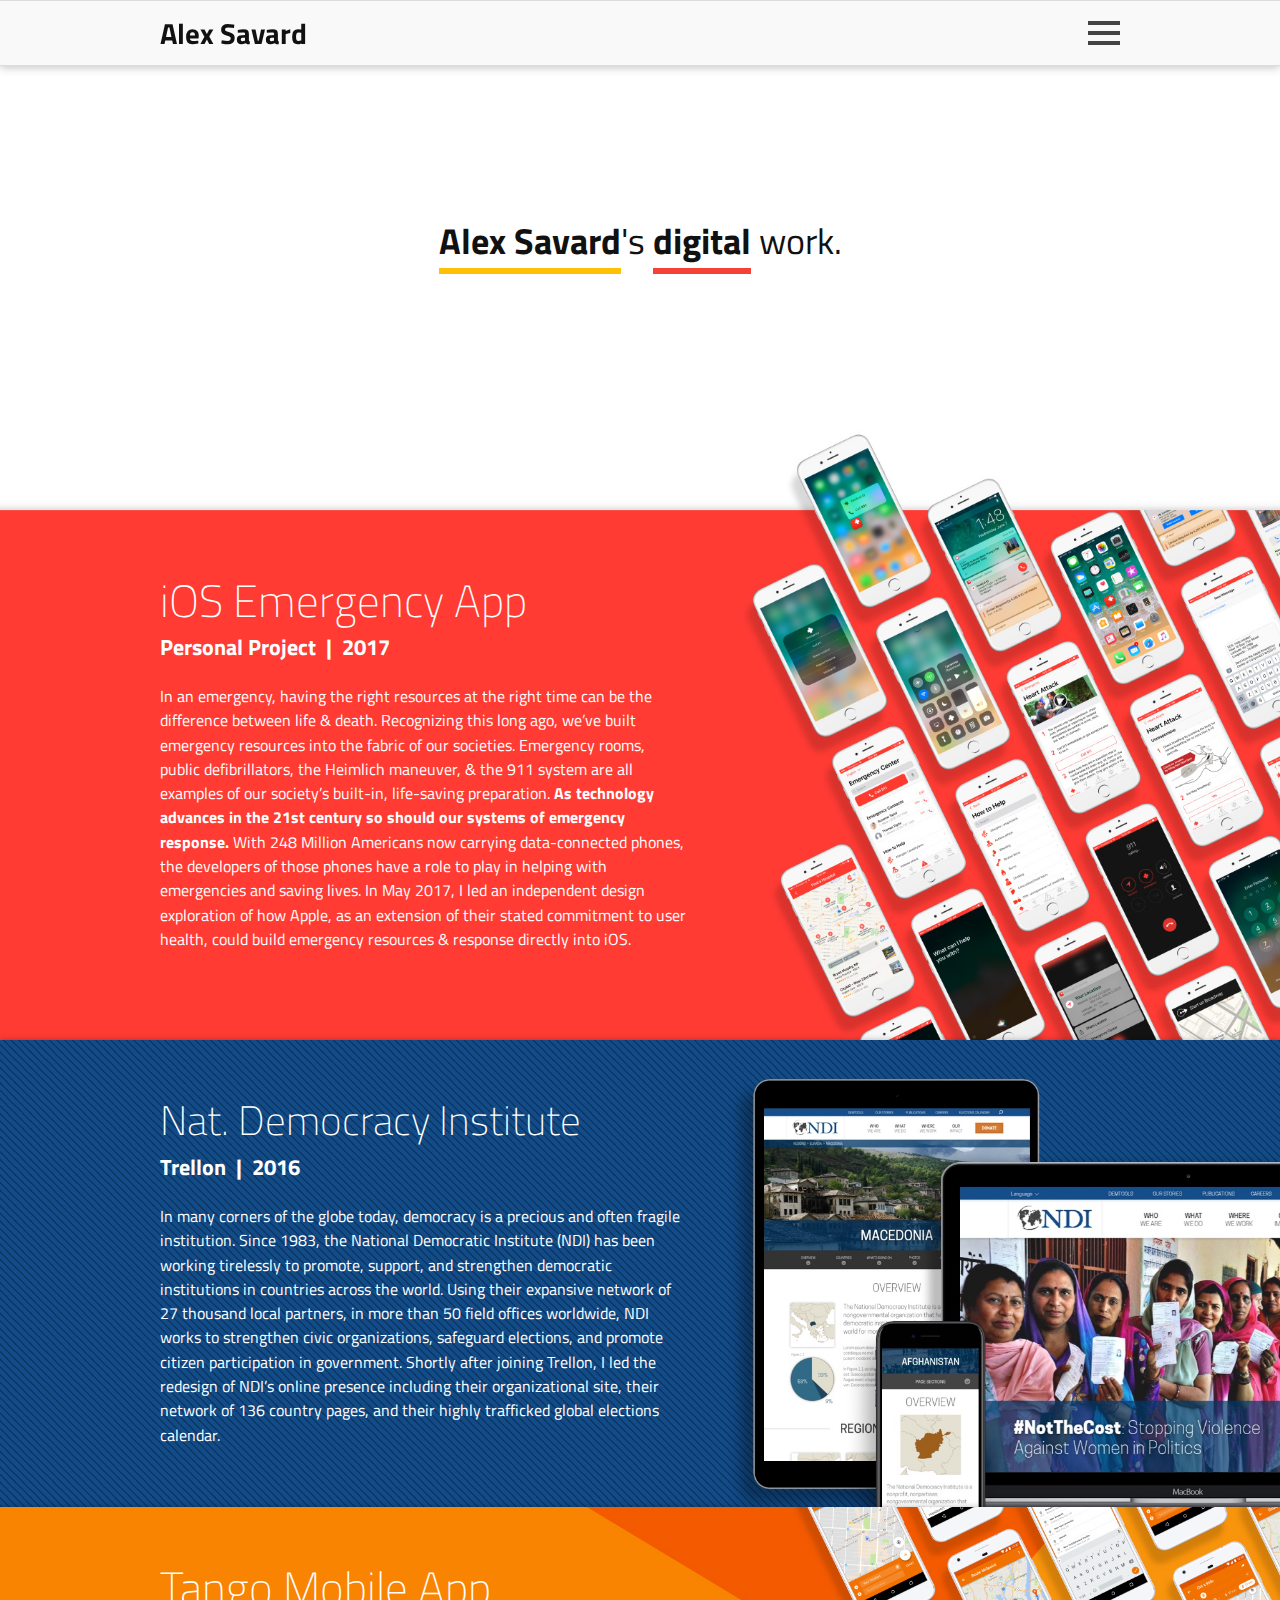
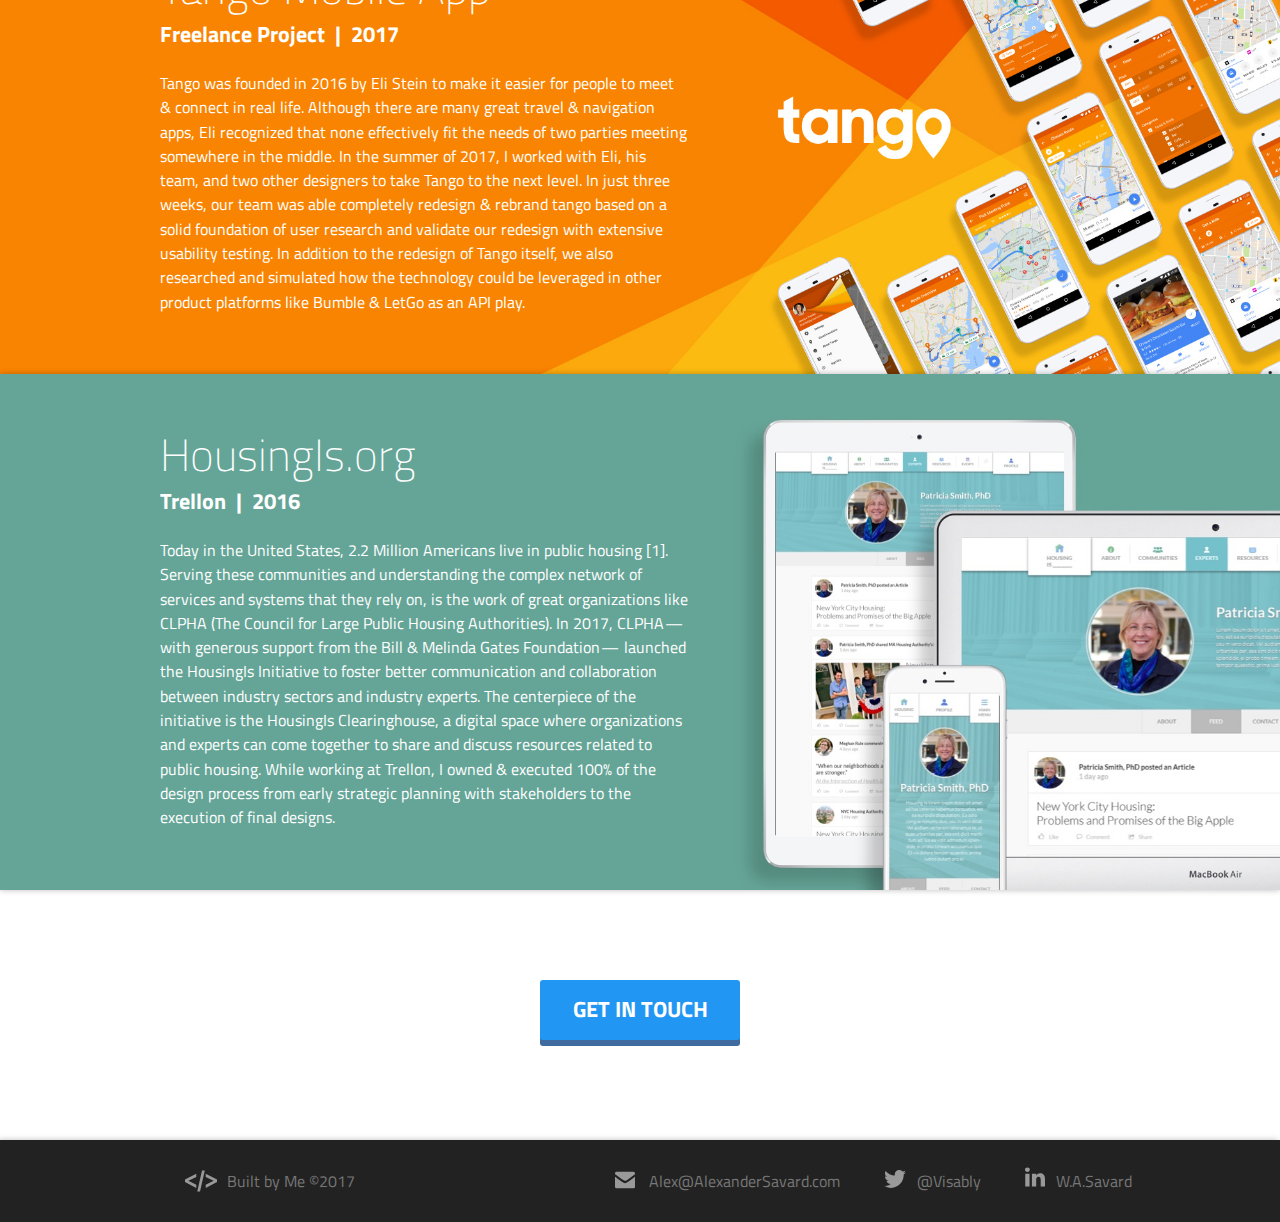
<file: digital.html>
<!DOCTYPE html>
<!-- Yes, I did build the site... -->
<!-- The code's not pretty but the work is. -->
<!-- ¯\_(ツ)_/¯ -->
<!--[if lt IE 7 ]><html class="ie ie6" lang="en"> <![endif]-->
<!--[if IE 7 ]><html class="ie ie7" lang="en"> <![endif]-->
<!--[if IE 8 ]><html class="ie ie8" lang="en"> <![endif]-->
<!--[if (gte IE 9)|!(IE)]><!--><html lang="en"> <!--<![endif]-->
<head>

	<!-- Basic Page Needs
  ================================================== -->
	<meta charset="utf-8">
	<title>Alex Savard's Digital Work</title>
	<meta name="description" content="Digital Design Work of Alexander Savard">
	<meta name="keywords" content="William Alexander Alex Savard RISD UX Design Designer Product Portfolio Work User Experience">
	<meta name="author" content="Alex Savard">

	<!-- Mobile Specific Metas
  ================================================== -->
	<meta name="viewport" content="width=device-width, initial-scale=1, maximum-scale=1">

	<!-- CSS
  ================================================== -->

	<link rel="stylesheet" href="css/base.css">
	<link rel="stylesheet" href="css/layout.css">
	<!-- <link rel="stylesheet" href="stylesheets/skeleton.css"> -->


	<!--[if lt IE 9]>
		<script src="http://html5shim.googlecode.com/svn/trunk/html5.js"></script>
	<![endif]-->

	<!-- Favicons
	================================================== -->
	<link rel="shortcut icon" href="images/favicon.png">
	<link rel="apple-touch-icon" href="images/apple-touch-icon.png">
	<link rel="apple-touch-icon" sizes="72x72" href="images/apple-touch-icon-72x72.png">
	<link rel="apple-touch-icon" sizes="114x114" href="images/apple-touch-icon-114x114.png">

	<!-- Fonts
	================================================== -->
	<link href='http://fonts.googleapis.com/css?family=Open+Sans:300italic,400italic,600italic,700italic,800italic,400,300,600,700,800' rel='stylesheet' type='text/css'>

	<link href="https://fonts.googleapis.com/css?family=Titillium+Web:200,200i,300,300i,400,400i,600,600i,700,700i,900&amp;subset=latin-ext" rel="stylesheet">


	<!-- jQuery
	================================================== -->
	<script src="https://ajax.googleapis.com/ajax/libs/jquery/3.2.1/jquery.min.js"></script>


	<!-- Google Analytics
	================================================== -->
	<!-- Global site tag (gtag.js) - Google Analytics -->
	<script async src="https://www.googletagmanager.com/gtag/js?id=UA-108620427-1"></script>
	<script>
	  window.dataLayer = window.dataLayer || [];
	  function gtag(){dataLayer.push(arguments);}
	  gtag('js', new Date());

	  gtag('config', 'UA-108620427-1');
	</script>


</head>
<body>



	<!-- Primary Page Layout
	================================================== -->
	<header>
			<div class="wrapper">
				<div class="top-wrapper">
					<a href="index.html" class="logotype">Alex Savard<span id="ownership">'s</span>
					</a>
					<div id="hamburger" onclick="menuDrop()">
					  <span></span>
					  <span></span>
					  <span></span>
					  <span></span>
					</div>
				</div>				
				<nav id="mainmenu">
					<ul>
						<a href="digital.html"><li>Digital Work</li></a>
						<a href="physical.html"><li>Physical Work</li></a>
						<a href="other_projects.html"><li>Other Projects</li></a>
						<a href="alex.html"><li>Bio</li></a>
						<a href="contact.html"><li>Contact Info</li></a>
					</ul>
				</nav>
			</div> <!-- wrapper -->	
	</header>



	<div class="main-body" id="main-body">
		<div class="intro">
			<h1 class="intro">
				<a href="alex.html"><em id="alex">Alex Savard</em></a>'s
				<a href=""><em id="digital">digital</em></a> work.
			</h1>
		</div>

		<a href="ios_emergency_app.html">
			<div class="feature" id="sos-pop" onmouseover="sospopHover()" onmouseout="sospopHover()">
				<div class="wrapper dark">
					<div class="link-destination" id="portfolio"></div>
					<div class="feature-text">
						<button class="arro">
							<svg width="26px" height="25px" viewBox="0 0 26 25" version="1.1" fill="#FFFFFF" xmlns="http://www.w3.org/2000/svg" xmlns:xlink="http://www.w3.org/1999/xlink">
							    <!-- Generator: Sketch 46.2 (44496) - http://www.bohemiancoding.com/sketch -->
							    <title>arrow_right</title>
							    <desc>Created with Sketch.</desc>
							    <defs></defs>
							        <g id="Desktop-HD-Copy-4" transform="translate(-708.000000, -1570.000000)" fill-rule="nonzero">
							            <path d="M729.467677,1581 L709.5,1581 C708.947715,1581 708.5,1581.44772 708.5,1582 C708.5,1582.55228 708.947715,1583 709.5,1583 L729.732241,1583 L720.366121,1592.36612 C719.975596,1592.75664 719.975596,1593.38981 720.366121,1593.78033 C720.756645,1594.17086 721.38981,1594.17086 721.780334,1593.78033 L733.428386,1582.13228 L722.39757,1571.10147 C722.007046,1570.71094 721.373881,1570.71094 720.983357,1571.10147 C720.592832,1571.49199 720.592832,1572.12515 720.983357,1572.51568 L729.467677,1581 Z" id="arrow_right"></path>
							        </g>
							</svg>
						</button>
						<h2>iOS Emergency App</h2>
						<h3>Personal Project  &nbsp;|&nbsp;  2017</h3>
						<p>
							In an emergency, having the right resources at the right time can be the difference between life &amp; death. Recognizing this long ago, we’ve built emergency resources into the fabric of our societies. Emergency rooms, public defibrillators, the Heimlich maneuver, &amp; the 911 system are all examples of our society’s built-in, life-saving preparation. <strong> As technology advances in the 21st century so should our systems of emergency response.</strong> With 248 Million Americans now carrying data-connected phones, the developers of those phones have a role to play in helping with emergencies and saving lives. In May 2017, I led an independent design exploration of how Apple, as an extension of their stated commitment to user health, could build emergency resources &amp; response directly into iOS.
						</p>
					</div>
				</div>
			</div> <!-- feature -->
		</a>

			<div class="feature" id="ndi" onmouseover="ndiHover()" onmouseout="ndiHover()">
				<div class="wrapper dark">
					<div class="feature-text">
						<button class="arro coming-soon">
							Coming Soon
						</button>
						<h2>Nat. Democracy Institute</h2>
						<h3>Trellon  &nbsp;|&nbsp;  2016</h3>
						<p>
							In many corners of the globe today, democracy is a precious and often fragile institution. Since 1983, the National Democratic Institute (NDI) has been working tirelessly to promote, support, and strengthen democratic institutions in countries across the world. Using their expansive network of 27 thousand local partners, in more than 50 field offices worldwide, NDI works to strengthen civic organizations, safeguard elections, and promote citizen participation in government. Shortly after joining Trellon, I led the redesign of NDI’s online presence including their organizational site, their network of 136 country pages, and their highly trafficked global elections calendar.
						</p>
					</div>
				</div>
			</div> <!-- feature -->

			<div class="feature" id="tango" onmouseover="tangoHover()" onmouseout="tangoHover()">
				<div class="wrapper dark">
					<div class="feature-text">
						<button class="arro coming-soon">
							Coming Soon
						</button>
						<h2>Tango Mobile App</h2>
						<h3>Freelance Project  &nbsp;|&nbsp;  2017</h3>
						<p>
							Tango was founded in 2016 by Eli Stein to make it easier for people to meet & connect in real life. Although there are many great travel & navigation apps, Eli recognized that none effectively fit the needs of two parties meeting somewhere in the middle. In the summer of 2017, I worked with Eli, his team, and two other designers to take Tango to the next level. In just three weeks, our team was able completely redesign & rebrand tango based on a solid foundation of user research and validate our redesign with extensive usability testing. In addition to the redesign of Tango itself, we also researched and simulated how the technology could be leveraged in other product platforms like Bumble & LetGo as an API play.
						</p>
					</div>
				</div>
			</div> <!-- feature -->

			<div class="feature" id="clpha" onmouseover="clphaHover()" onmouseout="clphaHover()">
				<div class="wrapper dark">
					<div class="feature-text">
						<button class="arro coming-soon">
							Coming Soon
						</button>
						<h2>HousingIs.org</h2>
						<h3>Trellon  &nbsp;|&nbsp;  2016</h3>
						<p>
							Today in the United States, 2.2 Million Americans live in public housing [1]. Serving these communities and understanding the complex network of services and systems that they rely on, is the work of great organizations like CLPHA (The Council for Large Public Housing Authorities). In 2017, CLPHA — with generous support from the Bill & Melinda Gates Foundation —  launched the HousingIs Initiative to foster better communication and collaboration between industry sectors and industry experts. The centerpiece of the initiative is the HousingIs Clearinghouse, a digital space where organizations and experts can come together to share and discuss resources related to public housing. While working at Trellon, I owned & executed 100% of the design process from early strategic planning with stakeholders to the execution of final designs.
						</p>
					</div>
				</div>
			</div> <!-- feature -->
			
			<a href="contact.html"><button class="contact-alex">
				Get in Touch
			</button></a>

	</div><!-- container -->

<footer>
		<nav class="wrapper">
			<div class="footer-left">
				<a href="" id="copyright" class="dev">
					<svg width="32px" height="32px" viewBox="0 0 174 114" version="1.1" xmlns="http://www.w3.org/2000/svg" xmlns:xlink="http://www.w3.org/1999/xlink" id="html3">
					    <!-- Generator: Sketch 46.2 (44496) - http://www.bohemiancoding.com/sketch -->
					    <title>html</title>
					    <desc>Created with Sketch.</desc>
					    <defs></defs>
					    <g id="Page-1" stroke="none" stroke-width="1" fill="none" fill-rule="evenodd">
					        <g fill-rule="nonzero" fill="#999999">
					            <path d="M61.2452813,94.772 L0,62.9524286 L0,49.0308571 L61.2452813,17.081 L61.2452813,35.093 L18.4140938,56.2047143 L61.2452813,76.7464286 L61.2452813,94.772 Z M107.697844,0 L81.7093125,114 L66.544125,114 L92.5326563,0 L107.697844,0 Z M155.591344,56.2047143 L112.754719,35.0957143 L112.754719,17.0837143 L174,49.0308571 L174,62.9524286 L112.754719,94.772 L112.754719,76.7464286 L155.591344,56.2047143 Z" id="Shape"></path>
					        </g>
					    </g>
					</svg>
					Built by Me &#169;2017
				</a>
			</div>
			<div class="footer-right">
			<a href="mailto:alex@alexandersavard.com" class="social mail" target="_blank">
				<svg enable-background="new 0 0 24 24" height="20px" id="Layer_1" version="1.1" viewBox="0 0 24 24" width="20px" xml:space="preserve" xmlns="http://www.w3.org/2000/svg" xmlns:xlink="http://www.w3.org/1999/xlink"><path clip-rule="evenodd" d="M11.984,13C10.031,13-0.031,4.891-0.031,4.891V4c0-1.104,0.896-2,2.002-2h20.026  C23.104,2,24,2.896,24,4l-0.016,1C23.984,5,14.031,13,11.984,13z M11.984,15.75c2.141,0,12-7.75,12-7.75L24,20  c0,1.104-0.896,2-2.003,2H1.971c-1.105,0-2.002-0.896-2.002-2l0.016-12C-0.016,8,10.031,15.75,11.984,15.75z" fill="#999999"/></svg>
				<p>Alex@AlexanderSavard.com</p>
			</a>
			<a href="https://twitter.com/visably" class="social twitter" target="_blank">
				<svg xmlns:rdf="http://www.w3.org/1999/02/22-rdf-syntax-ns#" xmlns="http://www.w3.org/2000/svg" viewBox="0 0 300.00006 244.18703" height="22" width="22" version="1.1" xmlns:cc="http://creativecommons.org/ns#" xmlns:dc="http://purl.org/dc/elements/1.1/">
 				<g style="" transform="translate(-539.18 -568.86)"><path d="m633.9 812.04c112.46 0 173.96-93.168 173.96-173.96 0-2.6463-0.0539-5.2806-0.1726-7.903 11.938-8.6302 22.314-19.4 30.498-31.66-10.955 4.8694-22.744 8.1474-35.111 9.6255 12.623-7.5693 22.314-19.543 26.886-33.817-11.813 7.0031-24.895 12.093-38.824 14.841-11.157-11.884-27.041-19.317-44.629-19.317-33.764 0-61.144 27.381-61.144 61.132 0 4.7978 0.5364 9.4646 1.5854 13.941-50.815-2.5569-95.874-26.886-126.03-63.88-5.2508 9.0354-8.2785 19.531-8.2785 30.73 0 21.212 10.794 39.938 27.208 50.893-10.031-0.30992-19.454-3.0635-27.69-7.6468-0.009 0.25652-0.009 0.50661-0.009 0.78077 0 29.61 21.075 54.332 49.051 59.934-5.1376 1.4006-10.543 2.1516-16.122 2.1516-3.9336 0-7.766-0.38716-11.491-1.1026 7.7838 24.293 30.355 41.971 57.115 42.465-20.926 16.402-47.287 26.171-75.937 26.171-4.929 0-9.7983-0.28036-14.584-0.84634 27.059 17.344 59.189 27.464 93.722 27.464" fill="#999999"/></g>
				</svg>
			<p>@Visably</p></a>
			<a href="https://www.linkedin.com/in/alexander-savard/" class="social linkedin" target="_blank">
				<svg xmlns="http://www.w3.org/2000/svg" width="20" height="20" fill="#999999" viewBox="0 5 1036 990"><path d="M0 120c0-33.334 11.667-60.834 35-82.5C58.333 15.833 88.667 5 126 5c36.667 0 66.333 10.666 89 32 23.333 22 35 50.666 35 86 0 32-11.333 58.666-34 80-23.333 22-54 33-92 33h-1c-36.667 0-66.333-11-89-33S0 153.333 0 120zm13 875V327h222v668H13zm345 0h222V622c0-23.334 2.667-41.334 8-54 9.333-22.667 23.5-41.834 42.5-57.5 19-15.667 42.833-23.5 71.5-23.5 74.667 0 112 50.333 112 151v357h222V612c0-98.667-23.333-173.5-70-224.5S857.667 311 781 311c-86 0-153 37-201 111v2h-1l1-2v-95H358c1.333 21.333 2 87.666 2 199 0 111.333-.667 267.666-2 469z"/></svg>

				<p>W.A.Savard</p></a>
			</div>
		</nav>
	</footer>

<script src="js/base.js">
</script>
<script>
$(document).ready(function(){
  $("a").on('click', function(event) {
  	console.log(this.hash);
    if (this.hash !== "") {
      event.preventDefault();
      var hash = this.hash;

      $('html, body').animate({
        scrollTop: $(hash).offset().top
      }, 500, function(){
   	  window.location.hash = hash;
      });
    } // End if
  });
});
</script>
<!-- End Document
================================================== -->
</body>
</html>
</file>
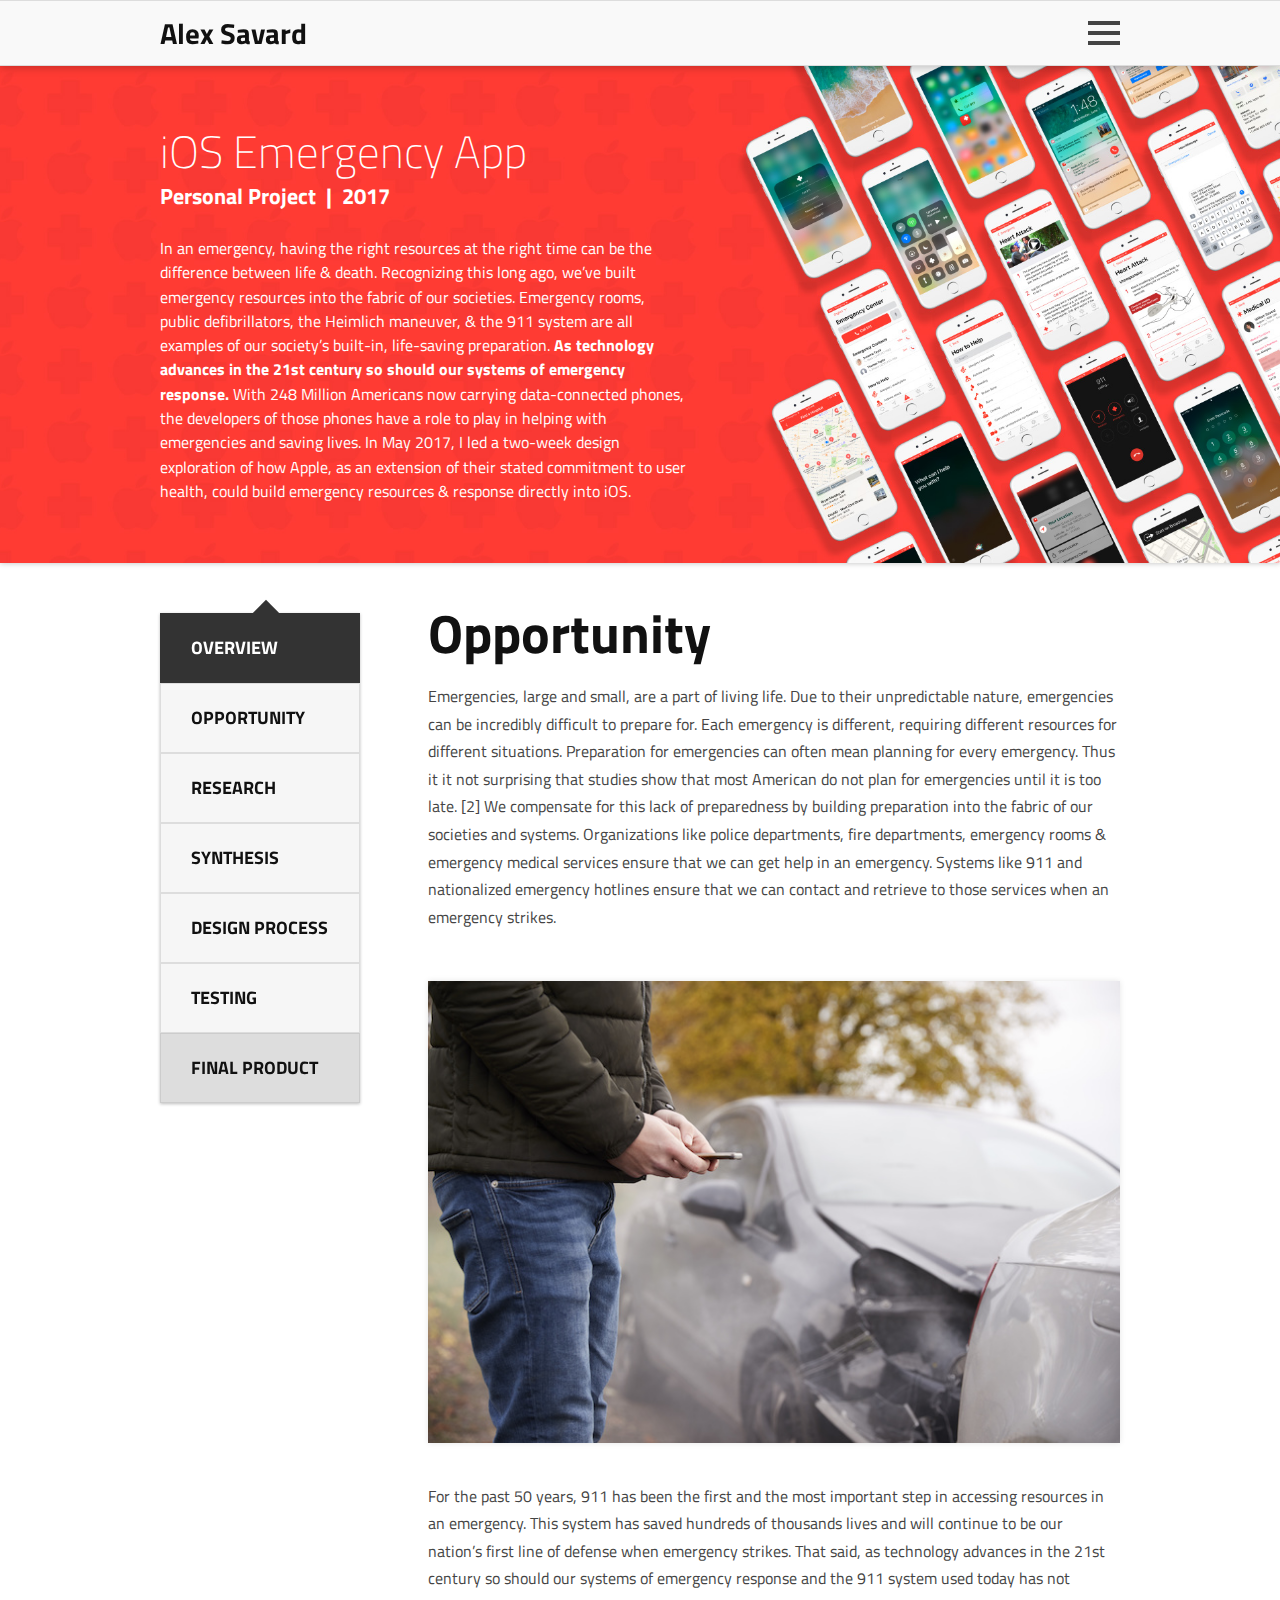
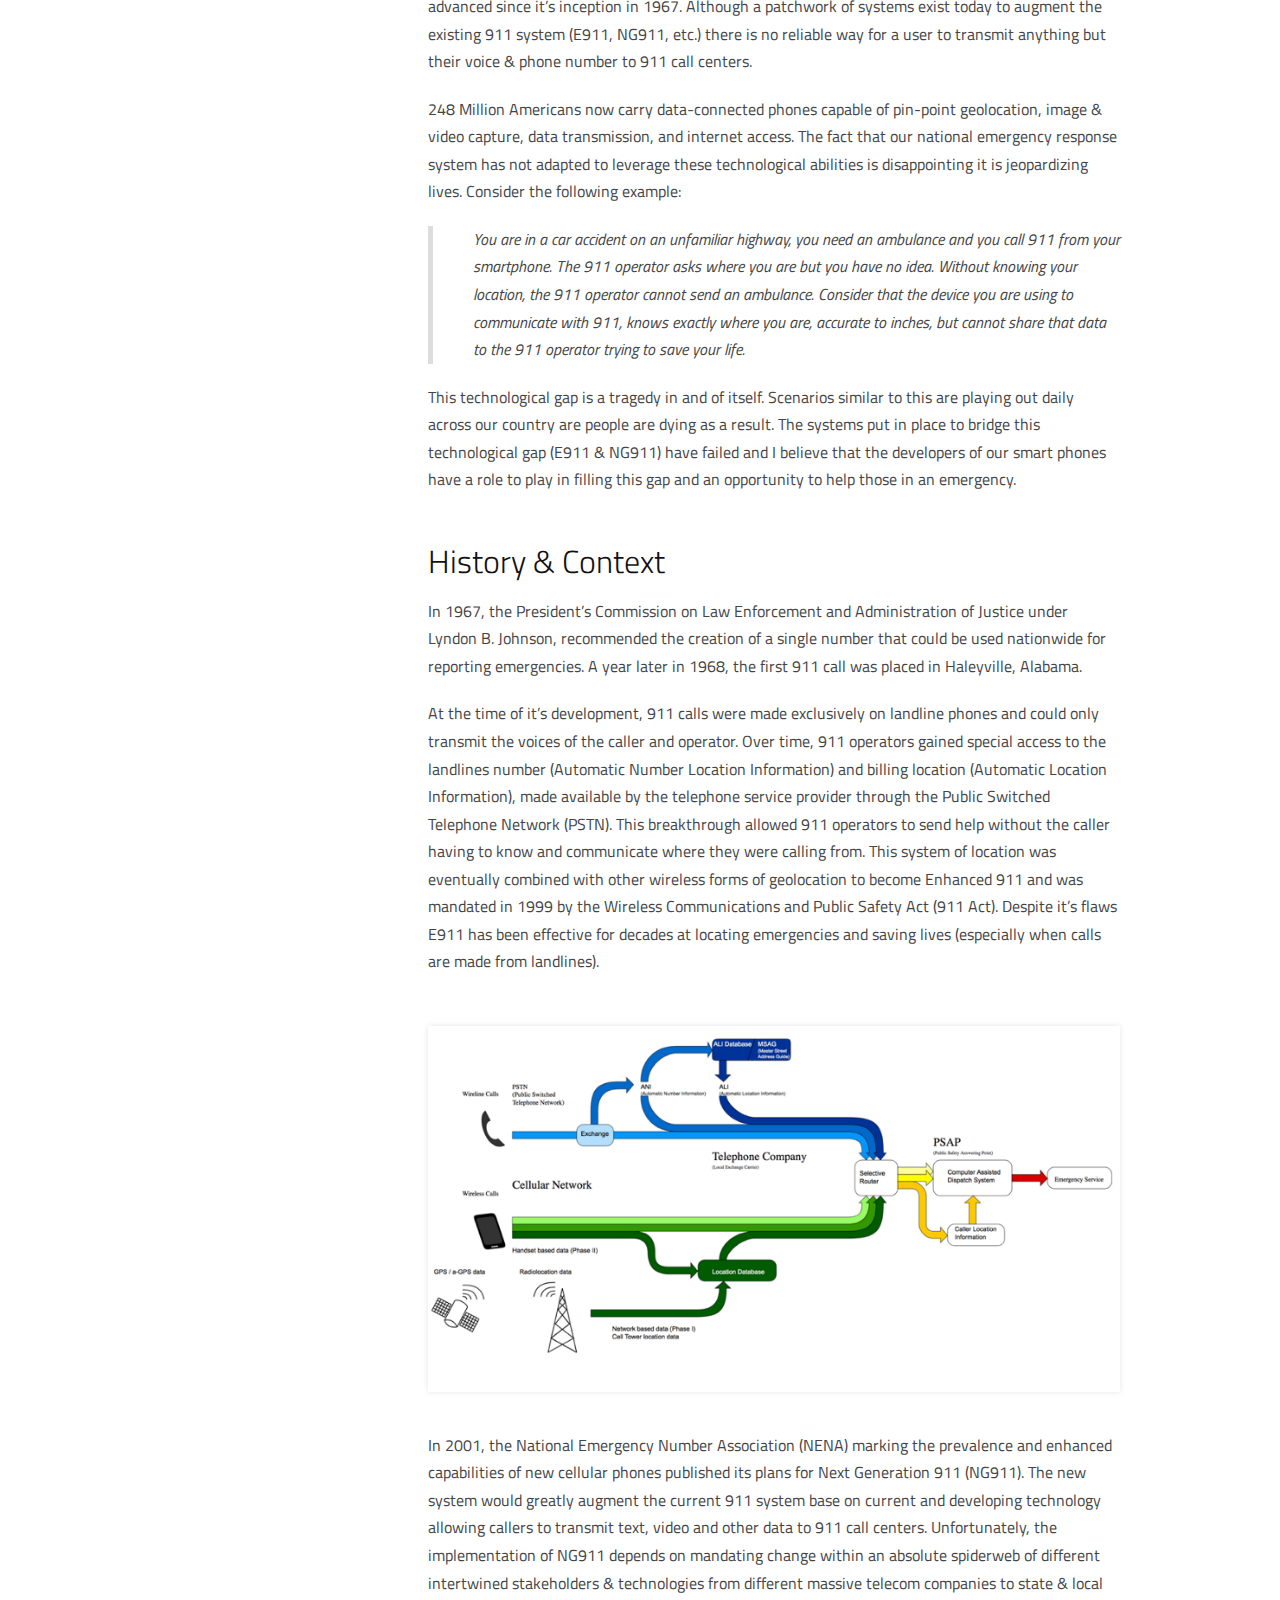
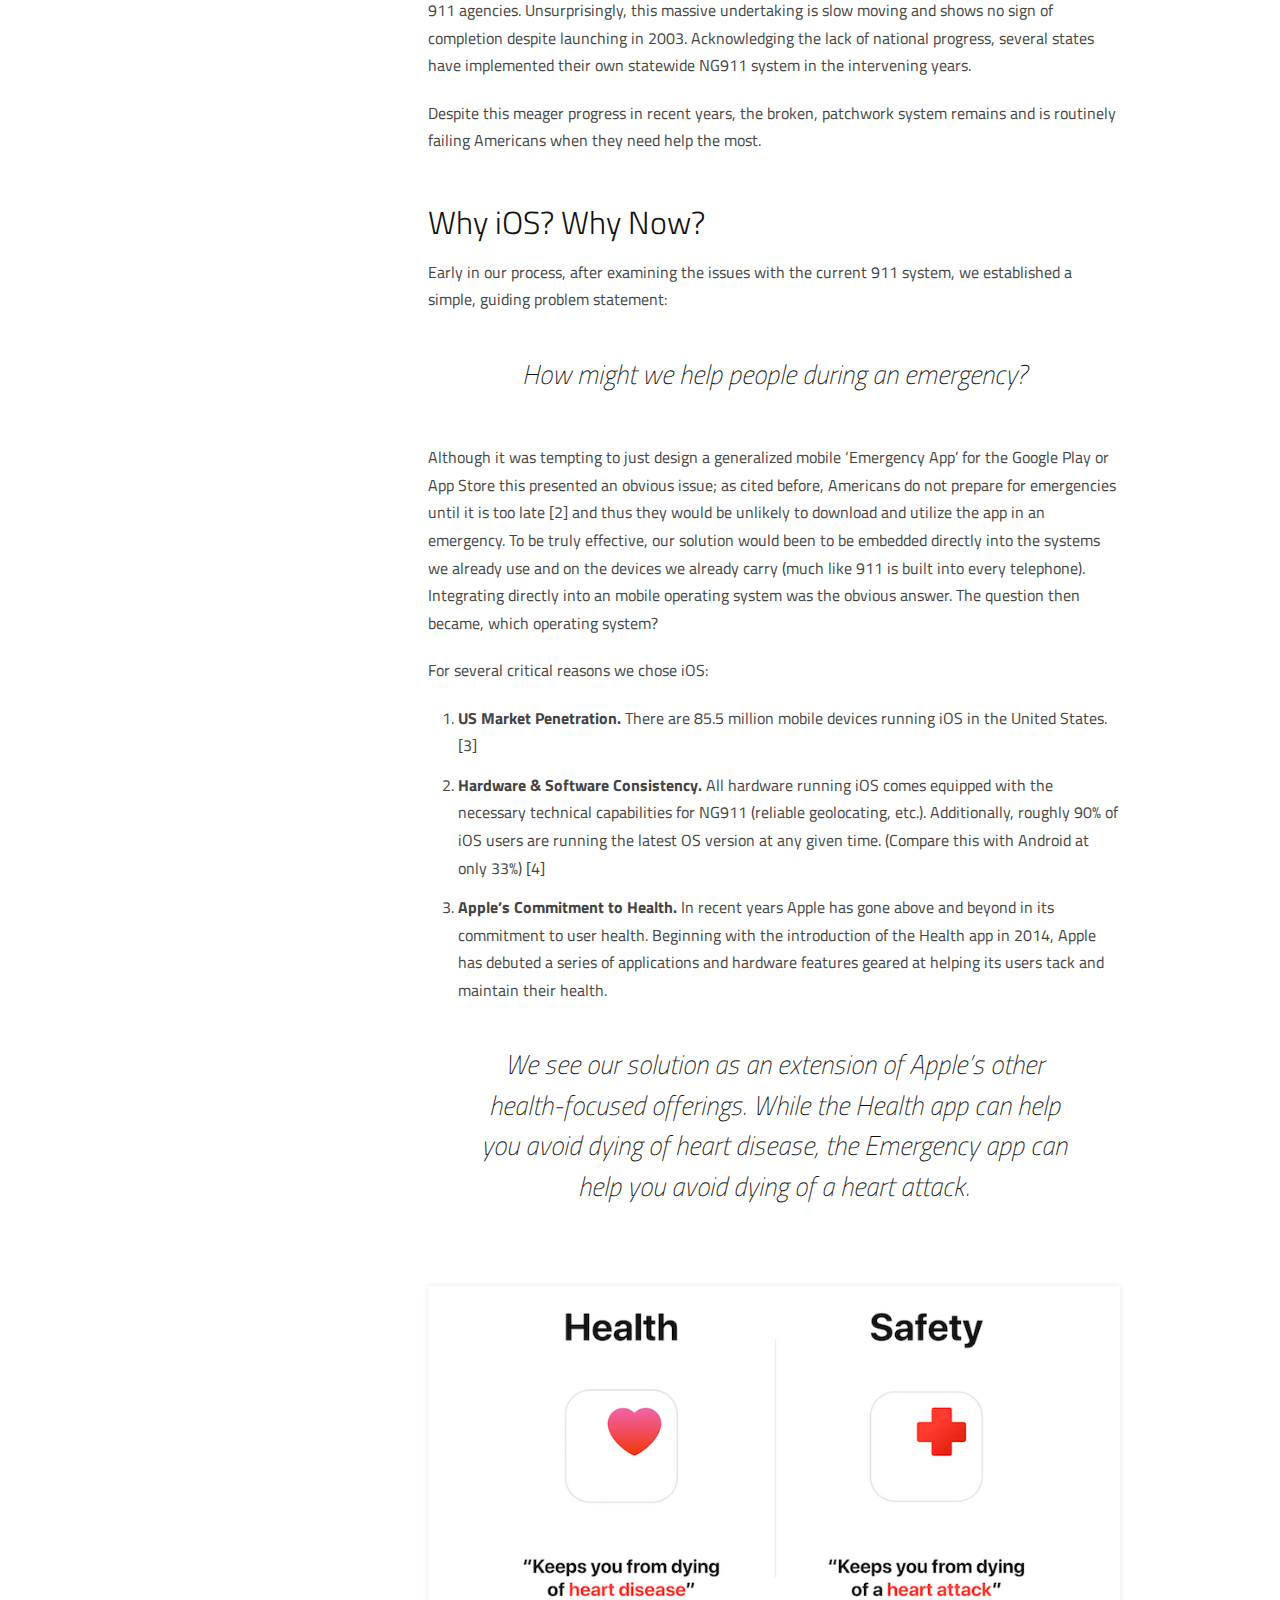
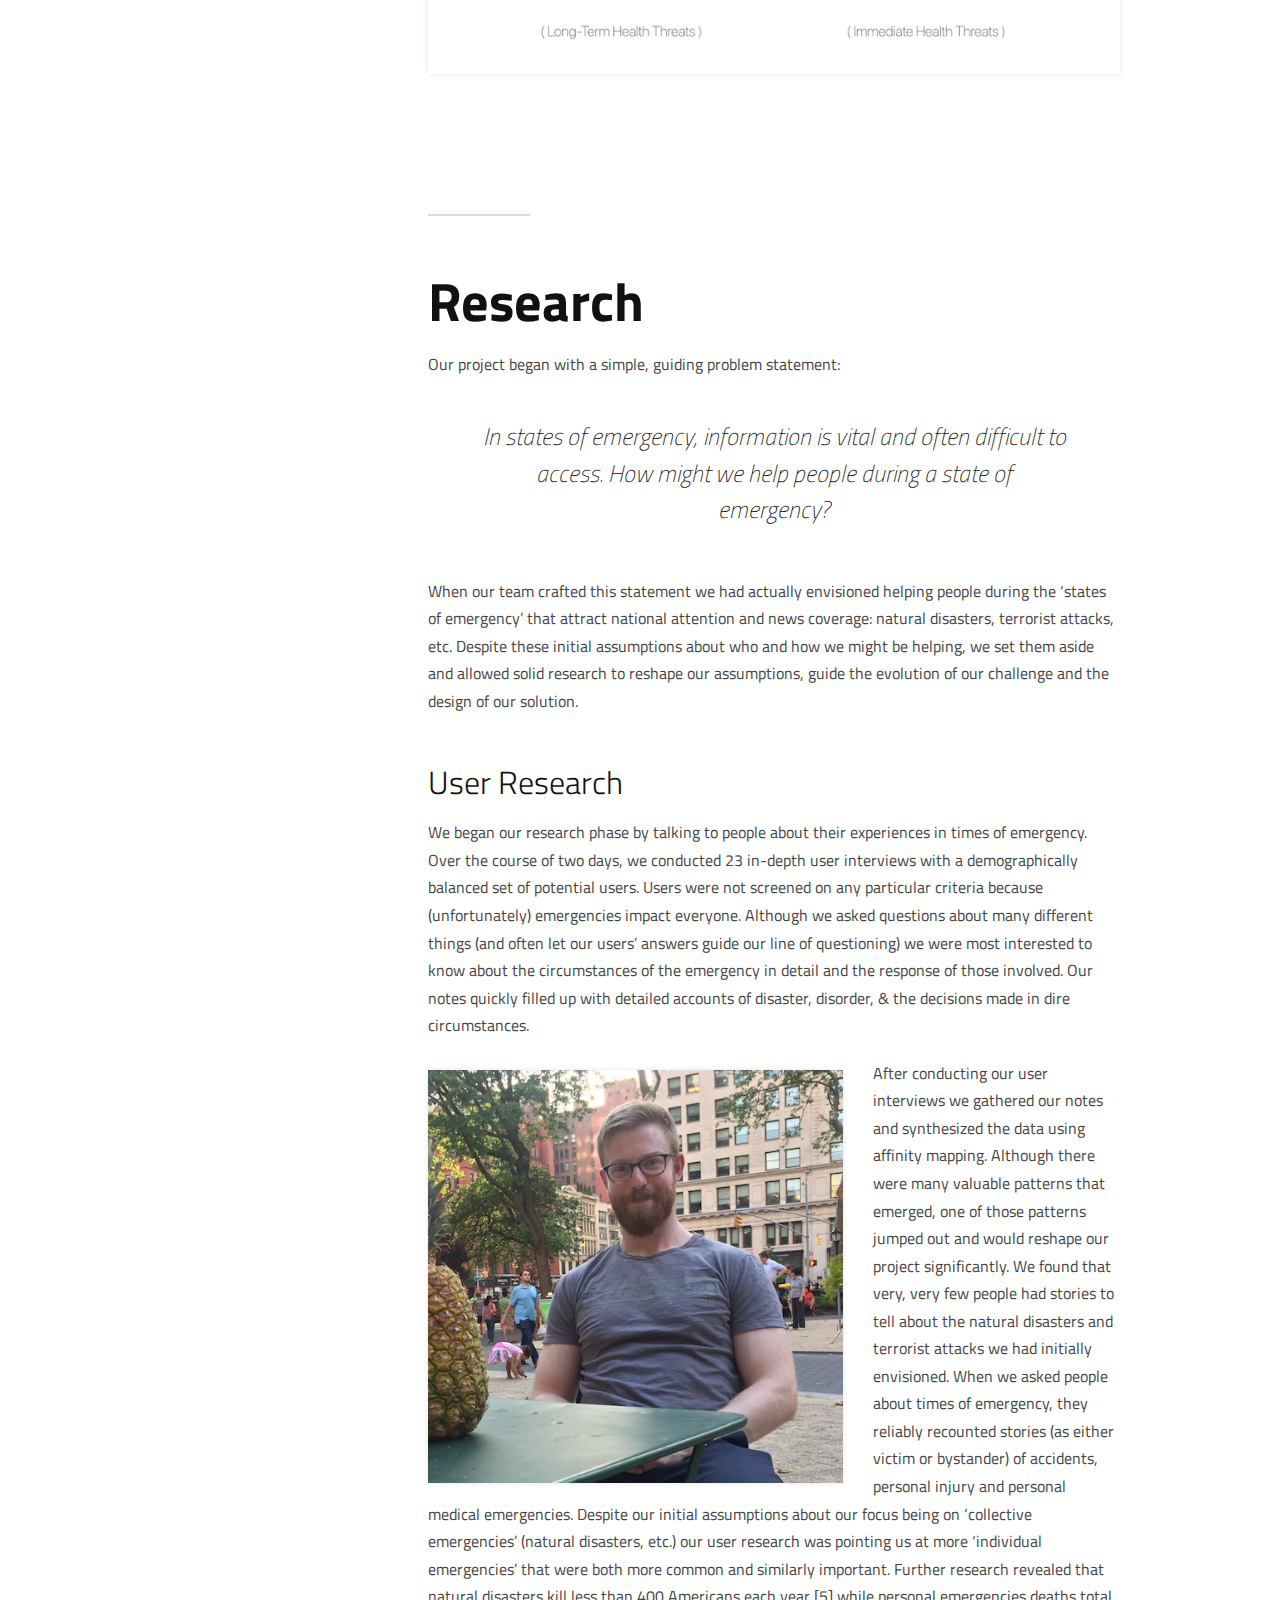
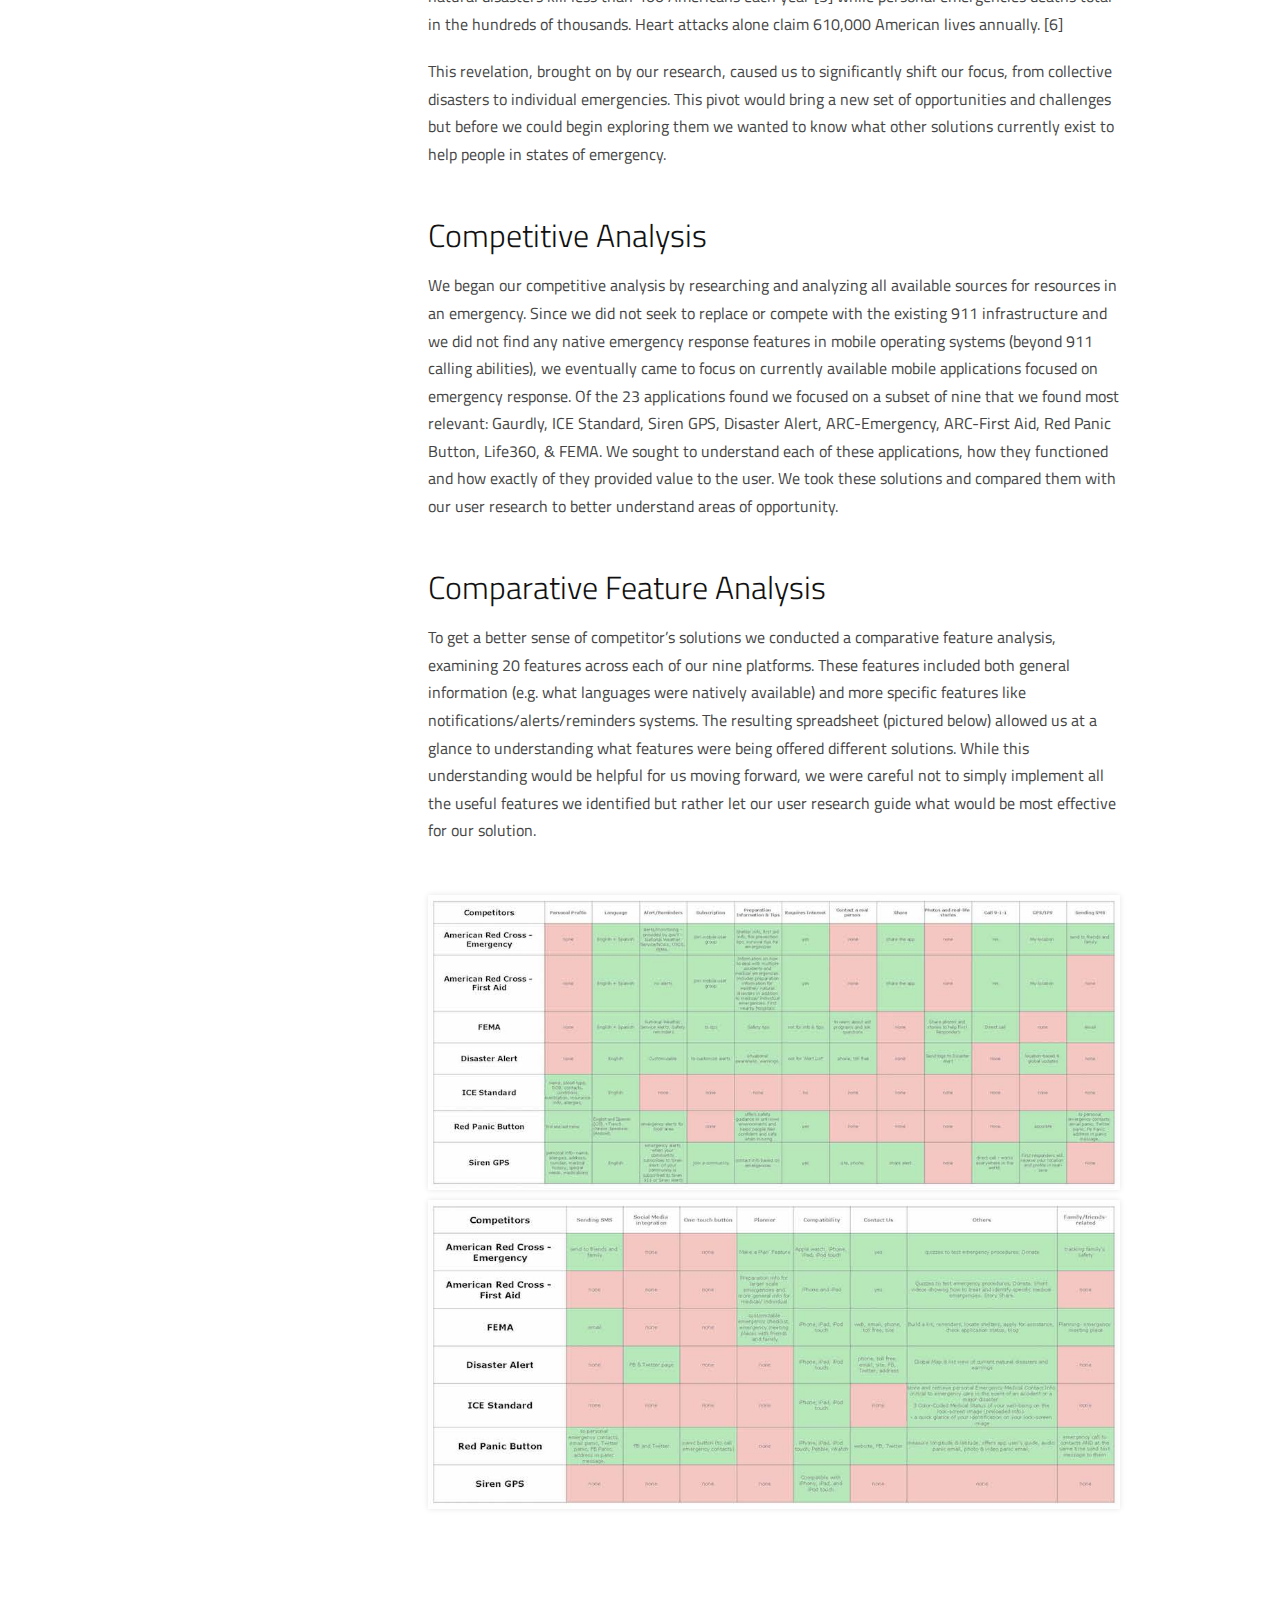
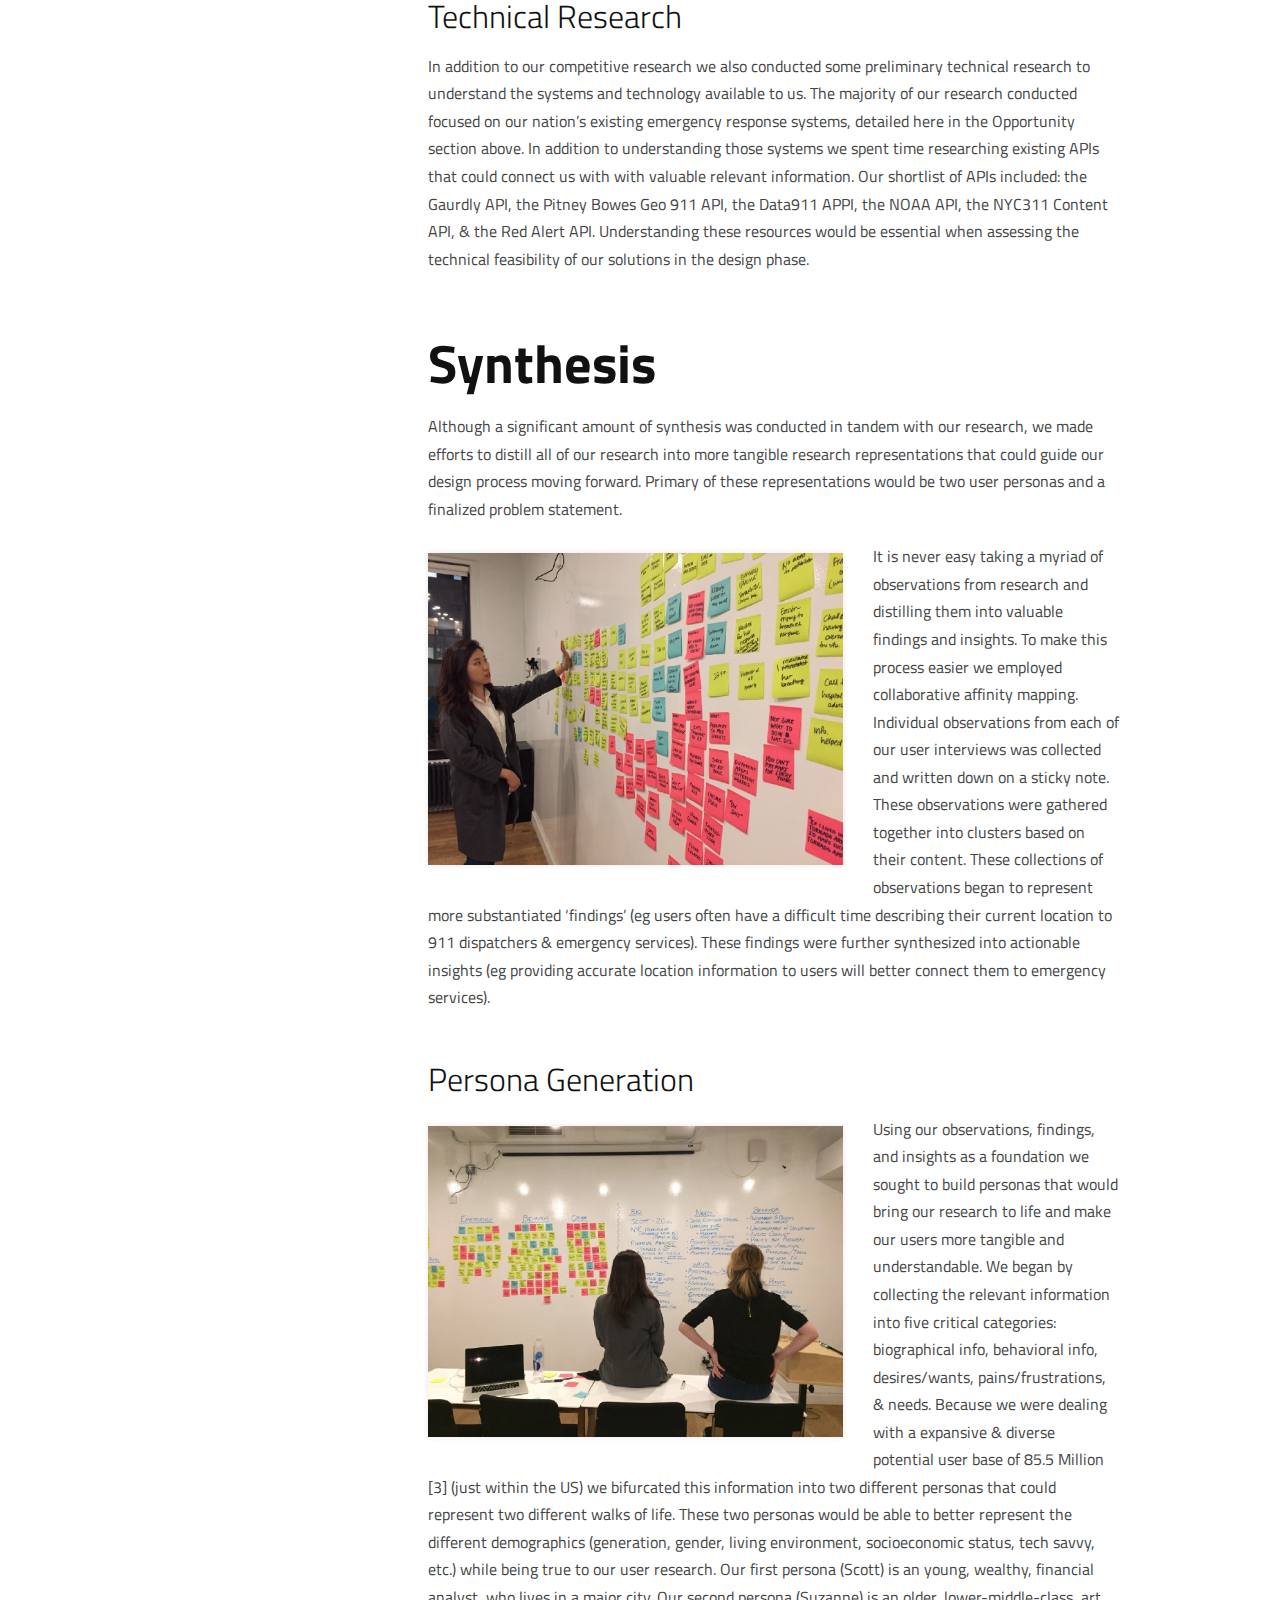
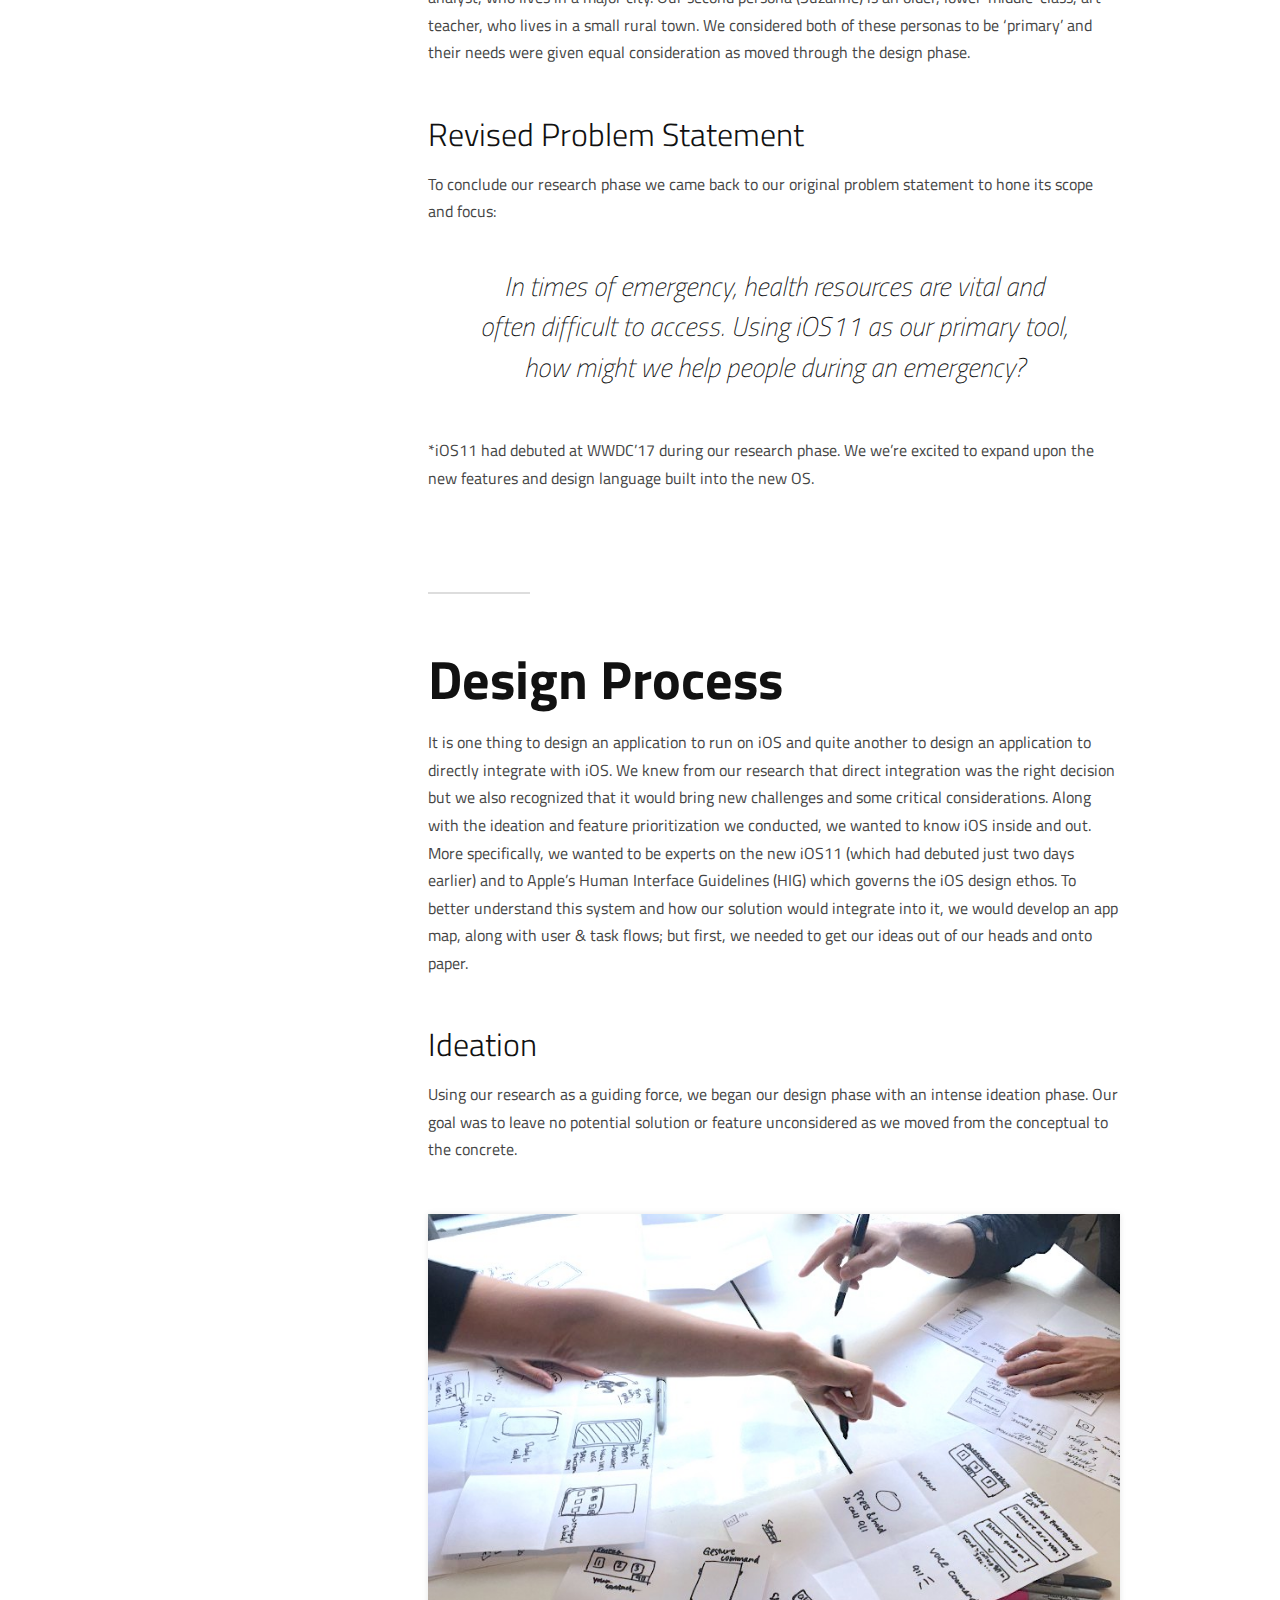
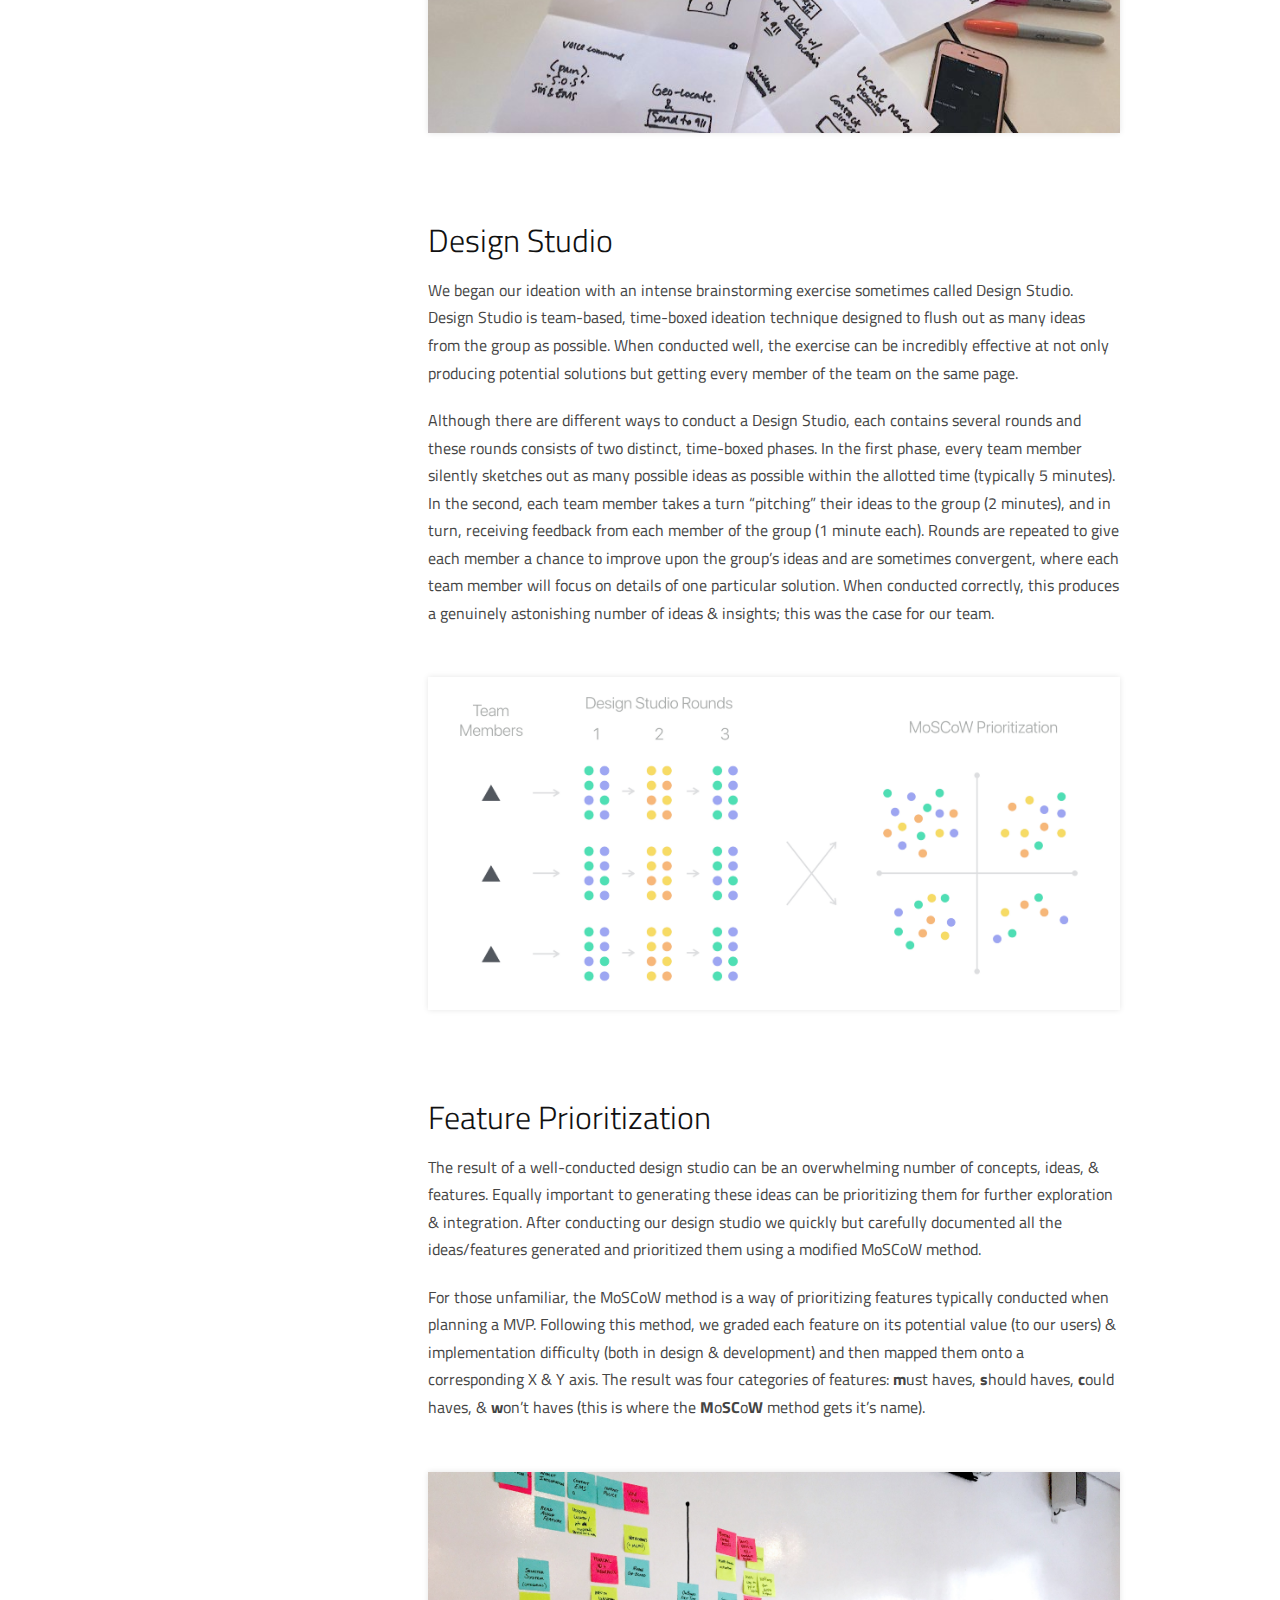
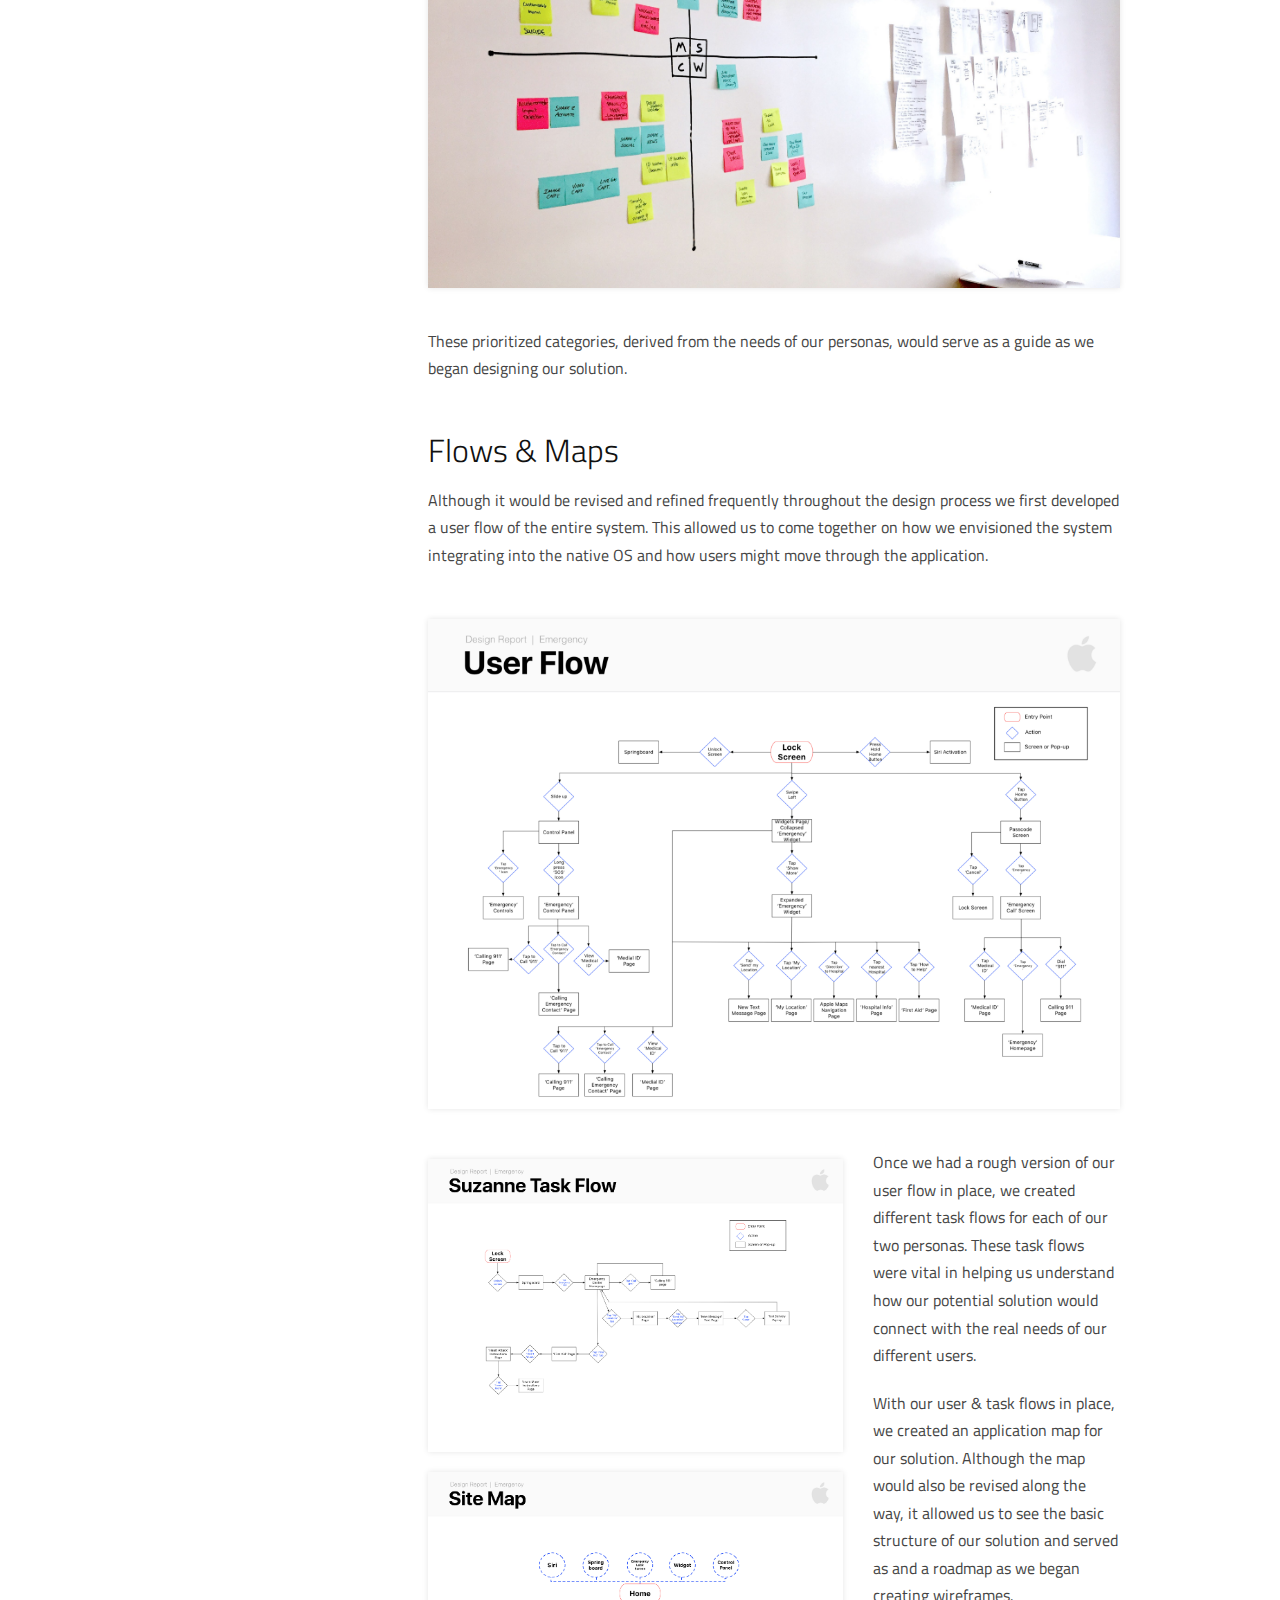
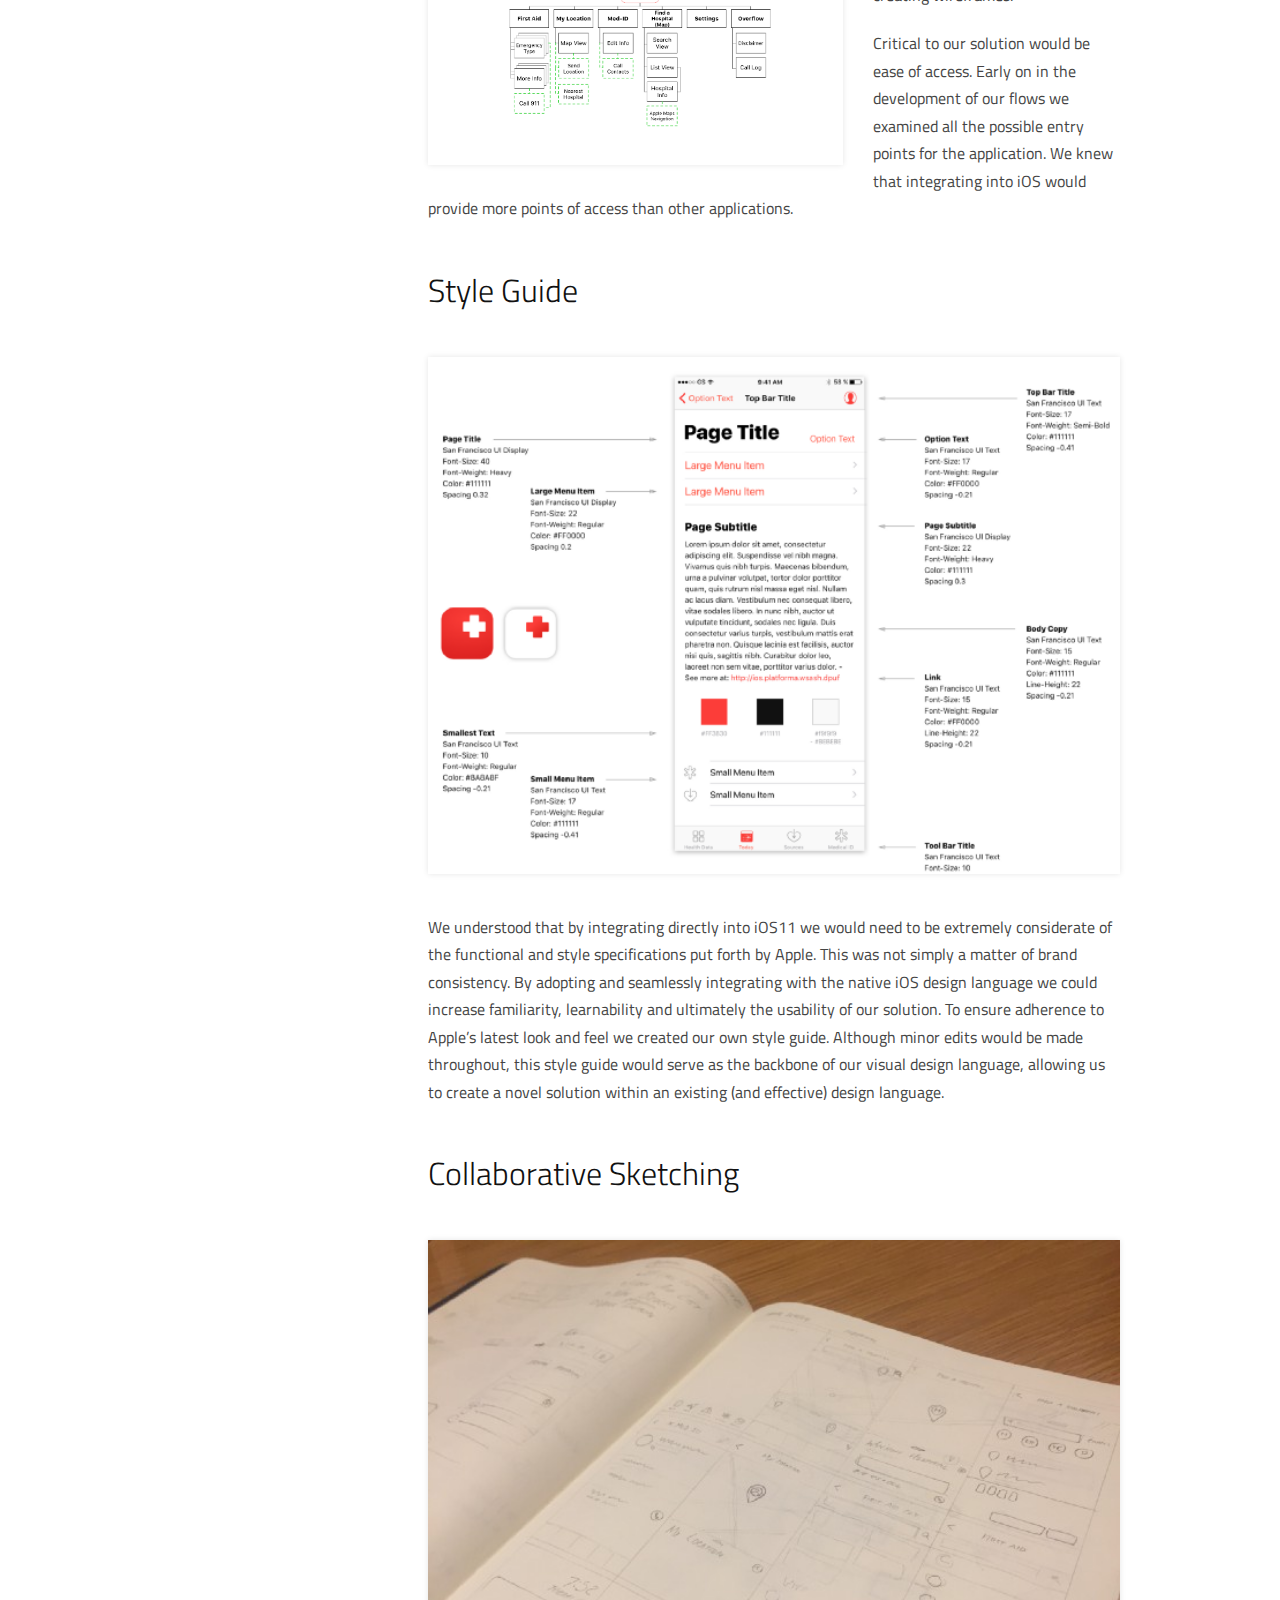
<file: ios_emergency_app.html>
<!DOCTYPE html>
<!-- Yes, I did build the site... -->
<!-- The code's not pretty but the work is. -->
<!-- ¯\_(ツ)_/¯ -->
<!--[if lt IE 7 ]><html class="ie ie6" lang="en"> <![endif]-->
<!--[if IE 7 ]><html class="ie ie7" lang="en"> <![endif]-->
<!--[if IE 8 ]><html class="ie ie8" lang="en"> <![endif]-->
<!--[if (gte IE 9)|!(IE)]><!--><html lang="en"> <!--<![endif]-->
<head>

	<!-- Basic Page Needs
  ================================================== -->
	<meta charset="utf-8">
	<title>iOS Emergency App</title>
	<meta name="description" content="iOS Emergency App Designed by Alexander Savard">
	<meta name="keywords" content="William Alexander Alex Savard RISD UX Design Designer Product Portfolio Work User Experience">
	<meta name="author" content="Alex Savard">

	<!-- Mobile Specific Metas
  ================================================== -->
	<meta name="viewport" content="width=device-width, initial-scale=1, maximum-scale=1">

	<!-- CSS
  ================================================== -->

	<link rel="stylesheet" href="css/base.css">
	<link rel="stylesheet" href="css/layout.css">
	<!-- <link rel="stylesheet" href="stylesheets/skeleton.css"> -->


	<!--[if lt IE 9]>
		<script src="http://html5shim.googlecode.com/svn/trunk/html5.js"></script>
	<![endif]-->

	<!-- Favicons
	================================================== -->
	<link rel="shortcut icon" href="images/favicon.png">
	<link rel="apple-touch-icon" href="images/apple-touch-icon.png">
	<link rel="apple-touch-icon" sizes="72x72" href="images/apple-touch-icon-72x72.png">
	<link rel="apple-touch-icon" sizes="114x114" href="images/apple-touch-icon-114x114.png">

	<!-- Fonts
	================================================== -->
	<link href='http://fonts.googleapis.com/css?family=Open+Sans:300italic,400italic,600italic,700italic,800italic,400,300,600,700,800' rel='stylesheet' type='text/css'>

	<link href="https://fonts.googleapis.com/css?family=Titillium+Web:200,200i,300,300i,400,400i,600,600i,700,700i,900&amp;subset=latin-ext" rel="stylesheet">


	<!-- jQuery
	================================================== -->
	<script src="https://ajax.googleapis.com/ajax/libs/jquery/3.2.1/jquery.min.js"></script>


	<!-- Google Analytics
	================================================== -->
	<!-- Global site tag (gtag.js) - Google Analytics -->
	<script async src="https://www.googletagmanager.com/gtag/js?id=UA-108620427-1"></script>
	<script>
	  window.dataLayer = window.dataLayer || [];
	  function gtag(){dataLayer.push(arguments);}
	  gtag('js', new Date());

	  gtag('config', 'UA-108620427-1');
	</script>


</head>
<body>



	<!-- Primary Page Layout
	================================================== -->
	<header>
			<div class="wrapper">
				<div class="top-wrapper">
					<a href="index.html" class="logotype">Alex Savard<span id="ownership">'s</span>
					</a>
					<div id="hamburger" onclick="menuDrop()">
					  <span></span>
					  <span></span>
					  <span></span>
					  <span></span>
					</div>
				</div>				
				<nav id="mainmenu">
					<ul>
						<a href="digital.html"><li>Digital Work</li></a>
						<a href="physical.html"><li>Physical Work</li></a>
						<a href="other_projects.html"><li>Other Projects</li></a>
						<a href="alex.html"><li>Bio</li></a>
						<a href="contact.html"><li>Contact Info</li></a>
					</ul>
				</nav>
			</div> <!-- wrapper -->	
	</header>


	<div class="main-body" id="main-body">
		<div class="scroll-section">
			<div class="link-destination" id="overview"></div>
			<div class="feature project-feature" id="sos">
				<div class="wrapper dark">
					<div class="feature-text">
						<h1>iOS Emergency App</h1>
						<h2>Personal Project  &nbsp;|&nbsp;  2017</h2>
						<p>
							In an emergency, having the right resources at the right time can be the difference between life &amp; death. Recognizing this long ago, we’ve built emergency resources into the fabric of our societies. Emergency rooms, public defibrillators, the Heimlich maneuver, &amp; the 911 system are all examples of our society’s built-in, life-saving preparation. <strong> As technology advances in the 21st century so should our systems of emergency response.</strong> With 248 Million Americans now carrying data-connected phones, the developers of those phones have a role to play in helping with emergencies and saving lives. In May 2017, I led a two-week design exploration of how Apple, as an extension of their stated commitment to user health, could build emergency resources &amp; response directly into iOS.
						</p>
					</div>
				</div>
			</div> <!-- feature -->
		</div>
		<div class="sub-nav-enclosure">
<!-- 			<div class="wrapper3"  id="wrapper3" onclick="arrowTest()"> -->
			<nav class="sub-nav wrapper3" id="subnav-anchor">
				<ul id="sections">
					<li onclick="subnavDrop()">Page Sections <span class="arrow" id="arrow"></span></li>
				</ul>	
<!-- 				</div>	 -->
			   
		

				<ul id="section-items">
					<a href="#overview" onclick="subnavDrop()"><li class="active" id="top-li">Overview</li></a>
					<a href="#opportunity" onclick="subnavDrop()"><li>Opportunity</li></a>
					<a href="#research" onclick="subnavDrop()"><li>Research</li></a>
					<a href="#synthesis" onclick="subnavDrop()"><li>Synthesis</li></a>
					<a href="#design-process" onclick="subnavDrop()"><li>Design Process</li></a>
					<a href="#testing" onclick="subnavDrop()"><li>Testing</li></a>
					<a href="#final-product" onclick="subnavDrop()"><li class="semi-highlight">Final Product</li></a>
					<!-- <a href="#future-steps" onclick="subnavDrop()"><li>Future Steps</li></a> -->

				</ul>
			</nav>
		</div>
		<div class="overview">
			<div class="wrapper">
				<div class="specs">
					<ul class="specs">
						<li><em>Company:</em> 
								Honeybee Robotics</li>
						<li id="roles"><em>My Role:</em>
								UX Researcher<br>
								System Designer<br>
								Mechanical Engineer<br>
								Fabricator</li>
					</ul>
				</div><div class="specs"> <!-- Adjacent Critical -->
					<ul class="specs">
						<li><em>Timeline:</em> 
								February 2014 - January 2015</li>
						<li id="collaborators"><em>Collaborators:</em>
								Honeybee Robotics<br>
								NYU Poly<br>
								Hospital for Special Surgery<br>
						</li>
					</ul>
				</div>
			</div>
		</div>

<!-- RESEARCH -->
		<div class="project wrapper hr overview-section">
			<div class="link-destination" id="overview-section"> </div>
			<h2 class="top">Overview</h2>
			<p>
				In an emergency, having the right resources at the right time can be the difference between life &amp; death. Recognizing this long ago, we’ve built emergency resources into the fabric of our societies. Emergency rooms, public defibrillators, the Heimlich maneuver, &amp; the 911 system are all examples of our society’s built-in, life-saving preparation. <strong> As technology advances in the 21st century so should our systems of emergency response.</strong> With 248 Million Americans now carrying data-connected phones, the developers of those phones have a role to play in helping with emergencies and saving lives. In May 2017, I led a two-week design exploration of how Apple, as an extension of their stated commitment to user health, could build emergency resources &amp; response directly into iOS.
			</p>
		</div>

		<div class="project wrapper hr scroll-section">
			<div class="link-destination" id="opportunity"> </div>
			<h2 class="top">Opportunity</h2>
			<p>
				Emergencies, large and small, are a part of living life. Due to their unpredictable nature, emergencies can be incredibly difficult to prepare for. Each emergency is different, requiring different resources for different situations. Preparation for emergencies can often mean planning for every emergency. Thus it it not surprising that studies show that most American do not plan for emergencies until it is too late. [2] We compensate for this lack of preparedness by building preparation into the fabric of our societies and systems. Organizations like police departments, fire departments, emergency rooms & emergency medical services ensure that we can get help in an emergency. Systems like 911 and nationalized emergency hotlines ensure that we can contact and retrieve to those services when an emergency strikes.
			</p>
			<img src="images/sos/car_accident_01.jpg" class="image-wide">
			<p>
				For the past 50 years, 911 has been the first and the most important step in accessing resources in an emergency. This system has saved hundreds of thousands lives and will continue to be our nation’s first line of defense when emergency strikes. That said, as technology advances in the 21st century so should our systems of emergency response and the 911 system used today has not advanced since it’s inception in 1967. Although a patchwork of systems exist today to augment the existing 911 system (E911, NG911, etc.) there is no reliable way for a user to transmit anything but their voice & phone number to 911 call centers.
			</p>
			<p>
				248 Million Americans now carry data-connected phones capable of pin-point geolocation, image & video capture, data transmission, and  internet access. The fact that our national emergency response system has not adapted to leverage these technological abilities is disappointing it is jeopardizing lives. Consider the following example:
			</p>
			<p class="quote">
				You are in a car accident on an unfamiliar highway, you need an ambulance and you call 911 from your smartphone. The 911 operator asks where you are but you have no idea. Without knowing your location, the 911 operator cannot send an ambulance. Consider that the device you are using to communicate with 911, knows exactly where you are, accurate to inches, but cannot share that data to the 911 operator trying to save your life.
			</p>
			<p>
				This technological gap is a tragedy in and of itself. Scenarios similar to this are playing out daily across our country are people are dying as a result. The systems put in place to bridge this technological gap (E911 & NG911) have failed and I believe that the developers of our smart phones have a role to play in filling this gap and an opportunity to help those in an emergency.
			</p>
			<h3>History & Context</h3>
			<p>
				In 1967, the President’s Commission on Law Enforcement and Administration of Justice under Lyndon B. Johnson, recommended the creation of a single number that could be used nationwide for reporting emergencies. A year later in 1968, the first 911 call was placed in Haleyville, Alabama.
			</p>
			<p>
				At the time of it’s development, 911 calls were made exclusively on landline phones and could only transmit the voices of the caller and operator. Over time, 911 operators gained special access to the landlines number (Automatic Number Location Information) and billing location (Automatic Location Information), made available by the telephone service provider through the Public Switched Telephone Network (PSTN). This breakthrough allowed 911 operators to send help without the caller having to know and communicate where they were calling from. This system of location was eventually combined with other wireless forms of geolocation to become Enhanced 911 and was mandated in 1999 by the Wireless Communications and Public Safety Act (911 Act). Despite it’s flaws E911 has been effective for decades at locating emergencies and saving lives (especially when calls are made from landlines).
			</p>
			<img src="images/sos/e911.png" class="image-wide">
			<p>
				In 2001, the National Emergency Number Association (NENA) marking the prevalence and enhanced capabilities of new cellular phones published its plans for Next Generation 911 (NG911). The new system would greatly augment the current 911 system base on current and developing technology allowing callers to transmit text, video and other data to 911 call centers. Unfortunately, the implementation of NG911 depends on mandating change within an absolute spiderweb of different intertwined stakeholders & technologies from different massive telecom companies to state & local 911 agencies. Unsurprisingly, this massive undertaking is slow moving and shows no sign of completion despite launching in 2003. Acknowledging the lack of national progress, several states have implemented their own statewide NG911 system in the intervening years.
			</p>
			<p>
				Despite this meager progress in recent years, the broken, patchwork system remains and is routinely failing Americans when they need help the most.
			</p>
			<h3>Why iOS? Why Now?</h3>
			<p>
				Early in our process, after examining the issues with the current 911 system, we established a simple, guiding problem statement:
			</p>
			<strong>How might we help people during an emergency?</strong>
			<p>
				Although it was tempting to just design a generalized mobile ‘Emergency App’ for the Google Play or App Store this presented an obvious issue; as cited before, Americans do not prepare for emergencies until it is too late [2] and thus they would be unlikely to download and utilize the app in an emergency. To be truly effective, our solution would been to be embedded directly into the systems we already use and on the devices we already carry (much like 911 is built into every telephone). Integrating directly into an mobile operating system was the obvious answer. The question then became, which operating system?
			</p>
			<p>
				For several critical reasons we chose iOS:
			</p>
			<ol>
				<li><em>US Market Penetration.</em> There are 85.5 million mobile devices running iOS in the United States.[3]</li>
				<li><em>Hardware & Software Consistency.</em> All hardware running iOS comes equipped with the necessary technical capabilities for NG911 (reliable geolocating, etc.). Additionally, roughly 90% of iOS users are running the latest OS version at any given time. (Compare this with Android at only 33%) [4]</li>
				<li><em>Apple’s Commitment to Health.</em> In recent years Apple has gone above and beyond in its commitment to user health. Beginning with the introduction of the Health app in 2014, Apple has debuted a series of applications and hardware features geared at helping its users tack and maintain their health.</li>
			</ol>
			<strong>We see our solution as an extension of Apple’s other health-focused offerings. While the Health app can help you avoid dying of heart disease, the Emergency app can help you avoid dying of a heart attack.</strong>
			<img src="images/sos/extending_health.png" class="image-wide" title="">
		</div>

<!-- RESEARCH -->

		<div class="project wrapper scroll-section">
			<div class="link-destination" id="research"> </div>

			<h2>Research</h2>
			<p>
				Our project began with a simple, guiding problem statement:
				<strong>
				In states of emergency, information is vital and often difficult to access. How might we help people during a state of emergency?</strong>
				When our team crafted this statement we had actually envisioned helping people during the ‘states of emergency’ that attract national attention and news coverage: natural disasters, terrorist attacks, etc. Despite these initial assumptions about who and how we might be helping, we set them aside and allowed solid research to reshape our assumptions, guide the evolution of our challenge and the design of our solution.
			</p>
			<h3>User Research</h3>
			<p>
				We began our research phase by talking to people about their experiences in times of emergency. Over the course of two days, we conducted 23 in-depth user interviews with a demographically balanced set of potential users. Users were not screened on any particular criteria because (unfortunately) emergencies impact everyone. Although we asked questions about many different things (and often let our users’ answers guide our line of questioning) we were most interested to know about the circumstances of the emergency in detail and the response of those involved. Our notes quickly filled up with detailed accounts of disaster, disorder, & the decisions made in dire circumstances.
			</p>
			<img src="images/sos/paul_interview.jpg" class="image-plus">
			<p>
				After conducting our user interviews we gathered our notes and synthesized the data using affinity mapping. Although there were many valuable patterns that emerged, one of those patterns jumped out and would reshape our project significantly. We found that very, very few people had stories to tell about the natural disasters and terrorist attacks we had initially envisioned. When we asked people about times of emergency, they reliably recounted stories (as either victim or bystander) of accidents, personal injury and personal medical emergencies. Despite our initial assumptions about our focus being on ‘collective emergencies’ (natural disasters, etc.) our user research was pointing us at more ‘individual emergencies’ that were both more common and similarly important. Further research revealed that natural disasters kill less than 400 Americans each year [5] while personal emergencies deaths total in the hundreds of thousands. Heart attacks alone claim 610,000 American lives annually. [6]
			</p>
			<p>
				This revelation, brought on by our research, caused us to significantly shift our focus, from collective disasters to individual emergencies. This pivot would bring a new set of opportunities and challenges but before we could begin exploring them we wanted to know what other solutions currently exist to help people in states of emergency.
			</p>
			<h3>Competitive Analysis</h3>
			<p>
				We began our competitive analysis by researching and analyzing all available sources for resources in an emergency. Since we did not seek to replace or compete with the existing 911 infrastructure and we did not find any native emergency response features in mobile operating systems (beyond 911 calling abilities), we eventually came to focus on currently available mobile applications focused on emergency response. Of the 23 applications found we focused on a subset of nine that we found most relevant: Gaurdly, ICE Standard, Siren GPS, Disaster Alert, ARC-Emergency, ARC-First Aid, Red Panic Button, Life360, & FEMA. We sought to understand each of these applications, how they functioned and how exactly  of they provided value to the user. We took these solutions and compared them with our user research to better understand areas of opportunity.
			</p>
			<h3>Comparative Feature Analysis</h3>
			<p>
				To get a better sense of competitor’s solutions we conducted a comparative feature analysis, examining 20 features across each of our nine platforms. These features included both general information (e.g. what languages were natively available) and more specific features like notifications/alerts/reminders systems. The resulting spreadsheet (pictured below) allowed us at a glance to understanding what features were being offered different solutions. While this understanding would be helpful for us moving forward, we were careful not to simply implement all the useful features we identified but rather let our user research guide what would be most effective for our solution.
			</p>
			<img src="images/sos/comp_analysis_1.jpg" class="image-wide top-image">
			<img src="images/sos/comp_analysis_2.jpg" class="image-wide bottom-image">
			<h3>Technical Research</h3>
			<p>
				In addition to our competitive research we also conducted some preliminary technical research to understand the systems and technology available to us. The majority of our research conducted focused on our nation’s existing emergency response systems, detailed here in the Opportunity section above. In addition to understanding those systems we spent time researching existing APIs that could connect us with with valuable relevant information. Our shortlist of APIs included: the Gaurdly API, the Pitney Bowes Geo 911 API, the Data911 APPI, the NOAA API, the NYC311 Content API, & the Red Alert API. Understanding these resources would be essential when assessing the technical feasibility of our solutions in the design phase.
			</p>
		</div>
		<div class="project wrapper hr scroll-section">
			<div class="link-destination" id="synthesis"> </div>
			<h2>Synthesis</h2>
			<p>
				Although a significant amount of synthesis was conducted in tandem with our research, we made efforts to distill all of our research into more tangible research representations that could guide our design process moving forward. Primary of these representations would be two user personas and a finalized problem statement.
			</p>
			<img src="images/sos/affinity_mapping.jpg" class="image-plus">
			<p>
				It is never easy taking a myriad of observations from research and distilling them into valuable findings and insights. To make this process easier we employed collaborative affinity mapping. Individual observations from each of our user interviews was collected and written down on a sticky note. These observations were gathered together into clusters based on their content. These collections of observations began to represent more substantiated ‘findings’ (eg users often have a difficult time describing their current location to 911 dispatchers & emergency services). These findings were further synthesized into actionable insights (eg providing accurate location information to users will better connect them to emergency services).
			</p>
			<h3>Persona Generation</h3>
			<img src="images/sos/persona_generation.jpg" class="image-plus">
			<p>
				Using our observations, findings, and insights as a foundation we sought to build personas that would bring our research to life and make our users more tangible and understandable. We began by collecting the relevant information into five critical categories: biographical info, behavioral info, desires/wants, pains/frustrations, & needs. Because we were dealing with a expansive & diverse potential user base of 85.5 Million [3] (just within the US) we bifurcated this information into two different personas that could represent two different walks of life. These two personas would be able to better represent the different demographics (generation, gender, living environment, socioeconomic status, tech savvy, etc.) while being true to our user research. Our first persona (Scott) is an young, wealthy, financial analyst, who lives in a major city. Our second persona (Suzanne) is an older, lower-middle-class, art teacher, who lives in a small rural town. We considered both of these personas to be ‘primary’ and their needs were given equal consideration as moved through the design phase.
			</p>
			<h3>Revised Problem Statement</h3>
			<p>
				To conclude our research phase we came back to our original problem statement to hone its scope and focus:
			</p>
			<strong>In times of emergency, health resources are vital and often difficult to access. Using iOS11 as our primary tool, how might we help people during an emergency?</strong>
			<p>
				*iOS11 had debuted at WWDC’17 during our research phase. We we’re excited to expand upon the new features and design language built into the new OS.
			</p>
		</div>
		<div class="project wrapper hr scroll-section">
			<div class="link-destination" id="design-process"> </div>

			<h2>Design Process</h2>
			<p>
				It is one thing to design an application to run on iOS and quite another to design an application to directly integrate with iOS. We knew from our research that direct integration was the right decision but we also recognized that it would bring new challenges and some critical considerations. Along with the ideation and feature prioritization we conducted, we wanted to know iOS inside and out. More specifically, we wanted to be experts on the new iOS11 (which had debuted just two days earlier) and to Apple’s Human Interface Guidelines (HIG) which governs the iOS design ethos. To better understand this system and how our solution would integrate into it, we would develop an app map, along with user & task flows; but first, we needed to get our ideas out of our heads and onto paper.
			</p>
			<h3>Ideation</h3>
			<p>
				Using our research as a guiding force, we began our design phase with an intense ideation phase. Our goal was to leave no potential solution or feature unconsidered as we moved from the conceptual to the concrete.
			</p>
			<img src="images/sos/design_studio.jpg" class="image-wide">
			<h3>Design Studio</h3>
			<p>
				We began our ideation with an intense brainstorming exercise sometimes called Design Studio. Design Studio is team-based, time-boxed ideation technique designed to flush out as many ideas from the group as possible. When conducted well, the exercise can be incredibly effective at not only producing potential solutions but getting every member of the team on the same page.
			</p>
			<p>
				Although there are different ways to conduct a Design Studio, each contains several rounds and these rounds consists of two distinct, time-boxed phases. In the first phase, every team member silently sketches out as many possible ideas as possible within the allotted time (typically 5 minutes). In the second, each team member takes a turn “pitching” their ideas to the group (2 minutes), and in turn, receiving feedback from each member of the group (1 minute each). Rounds are repeated to give each member a chance to improve upon the group’s ideas and are sometimes convergent, where each team member will focus on details of one particular solution. When conducted correctly, this produces a genuinely astonishing number of ideas & insights; this was the case for our team.
			</p>
			<img src="images/sos/moscow_diagram.png" class="image-wide">
			<h3>Feature Prioritization</h3>
			<p>
				The result of a well-conducted design studio can be an overwhelming number of concepts, ideas, & features. Equally important to generating these ideas can be prioritizing them for further exploration & integration. After conducting our design studio we quickly but carefully documented all the ideas/features generated and prioritized them using a modified MoSCoW method.
			</p>
			<p>
				For those unfamiliar, the MoSCoW method is a way of prioritizing features typically conducted when planning a MVP. Following this method, we graded each feature on its potential value (to our users) & implementation difficulty (both in design & development) and then mapped them onto a corresponding X & Y axis. The result was four categories of features: <em>m</em>ust haves, <em>s</em>hould haves, <em>c</em>ould haves, & <em>w</em>on’t haves (this is where the <em>M</em>o<em>SC</em>o<em>W</em> method gets it’s name).
			</p>
			<img src="images/sos/moscow_map.png" class="image-wide">
			<p>
				These prioritized categories, derived from the needs of our personas, would serve as a guide as we began designing our solution.
			</p>
			<h3>Flows & Maps</h3>
			<p>
				Although it would be revised and refined frequently throughout the design process we first developed a user flow of the entire system. This allowed us to come together on how we envisioned the system integrating into the native OS and how users might move through the application.
			</p>
			<img src="images/sos/user_flow.png" class="image-wide">
			<img src="images/sos/task_flow.png" class="image-plus">
			<img src="images/sos/site_map.png" class="image-plus">
			<p>
				Once we had a rough version of our user flow in place, we created different task flows for each of our two personas. These task flows were vital in helping us understand how our potential solution would connect with the real needs of our different users.
			</p>
			<p>
				With our user & task flows in place, we created an application map for our solution. Although the map would also be revised along the way, it allowed us to see the basic structure of our solution and served as and a roadmap as we began creating wireframes.
			</p>
			<p>
				Critical to our solution would be ease of access. Early on in the development of our flows we examined all the possible entry points for the application. We knew that integrating into iOS would provide more points of access than other applications.
			</p>
			<h3>Style Guide</h3>
			<img src="images/sos/style_guide.png" class="image-wide">
			<p>
				We understood that by integrating directly into iOS11 we would need to be extremely considerate of the functional and style specifications put forth by Apple. This was not simply a matter of brand consistency. By adopting and seamlessly integrating with the native iOS design language we could increase familiarity, learnability and ultimately the usability of our solution. To ensure adherence to Apple’s latest look and feel we created our own style guide. Although minor edits would be made throughout, this style guide would serve as the backbone of our visual design language, allowing us to create a novel solution within an existing (and effective) design language.
			</p>
			<h3>Collaborative Sketching</h3>
			<img src="images/sos/collaborative_sketching.jpg" class="image-wide">
			<p>
				We began our design process in earnest with some collaborative sketching. Using Brad Frost’s Atomic Design as framework we worked together to understand how the features we were considering would best combine into screens and how those screens would best combine into an application. Sketching together allowed us to talk through the positives and negatives of different designs and quickly come to a shared understanding on the specifics of the solution.
			</p>
			<h3>Wireframes</h3>
			<p>
				Once on the same page, we jumped directly from hand sketches into high-fidelity wireframes in Sketch. We decided to skip intermediary, greyscale wireframes for several reasons. First, working within the well defined design language of iOS11 we did not see the need for a lengthy visual design exploration. Most importantly, we recognized that our usability testing would be most accurate with high-fidelity wireframes that closely resembled a final application (than with their grey counterparts). The result was 36 unique screen designs, representing all five possible entry points, and three distinct task flows that would be used in our usability testing. More detail about the screen designs can be found in the final solution section.
			</p>
		</div>
		<div class="project wrapper scroll-section">
			<div class="link-destination" id="testing"> </div>

			<h2>Prototyping & Testing</h2>
			<p>
				Although we felt confident our designs would effectively help our users, we had no proof it would. As a designer & an engineer, I believe that assumptions should be validated and designs should be tested before implemented. We sought to validate our proposed solution by creating a mobile prototype in InVision and conducting several rounds of usability testing.
			</p>
			<h3>InVision Prototype</h3>
			<p>
				With our initial round of wireframes completed we sought to test the efficacy of our designs with real users. We imported our designs from Sketch to InVision using Craft and created functioning mobile prototype. Although our original prototype has been replaced by more recent versions you can access a version below. (*not final)
			</p>
			<a href="https://invis.io/7VC2DNOWH" target="_blank" class="in-body">iOS Emergency App v3.2*</a>
			<img src="images/sos/invision_prototype.png" class="image-full">
			<h3>Usability Testing</h3>
			<p>
				Our goal in usability testing was to gain valuable, actionable insights on the usability and utility of our proposed solution. To do this we arrange controlled usability tests with seven users of different demographic backgrounds. Although there were scripted introductory remarks, preliminary questions, and concluding questions, our usability tests centered around three scenarios & tasks given to the user:
			</p>
			<ol>
				<li>You are walking with your uncle. After complaining of chest pain your uncle collapses to the ground struggling to breathe. He appears to be having a heart attack.<em>Using your phone, get him help.</em></li>
				<li>You’ve successfully called 911, help is on the way. Using the emergency app find out how you can help your uncle while you wait.<em>Using the emergency app, find out how you can help your uncle while you wait.</em></li>
				<li>While moving apartments, your friend slams his finger in your car door and breaks it. Using the Emergency app,<em>find a hospital and navigate your way there.</em></li>
			</ol>
			<p>
				In the first two scenarios, the user is situated at a simulated lock screen outside of any application and must find their way to a solution through the natural iOS environment. In the third scenario, the user is situated at the home screen of the emergency app before given their task.
			</p>
			<img src="images/sos/usability_testing.jpg" class="image-plus">
			<p>
				To better gather data and insights data from these tests, all three group members were present for each test. One member would administer the test; setting & reseting the prototype, asking questions, and giving the user their scenario & task. One member would observe and take notes and the final member would observe and record the user’s actions on video for later reference. Permission to record was always given ahead of recording. Participants were screened on only one criterion:   iPhone ownership.
			</p>
			<p>
				To better simulate the elevated stress levels of an emergency situation, users were given these scenarios & tasks in the rushed, exasperated tones of someone panicking and occasionally prompted with pressuring statements like, “He’s depending on you! Quickly!”
			</p>
			<h3>Findings</h3>
			<p>
				The notes and recordings from our usability testing sessions were synthesized for insights using the same process of affinity mapping described earlier. Insights were initially separated into two primary categories, those concerning usability and those concerning utility/usefulness. Our team debriefed on both categories, to better understand what went wrong, what went right and how we could improve both in our next iteration.
			</p>
			<p>
				Since the prototype leveraged many of Apple’s familiar design conventions, the application performed as anticipated in the hands of the user and usability issues were minor. Among our most important usability insights, were simple issues with insufficient contrast (making our icons difficult to see when inactive) and confusing/inconsistent copy from screen to screen.
			</p>
			<p>
				Our  most significant findings were in the utility and usefulness of our solution. We were encouraged to see that (with the exception of Siri activation) all five entry points into the emergency app were utilized in our limited testing. This seemed to validate our assumption that multiple entry points would connect people more quickly to the emergency resources. Unsurprisingly many users instinctively called 911 immediately when in a life or death emergency (simulated in task #1). To my mind, this is a great thing and not something we would want to change or interfere with. We have felt from the beginning that our role was to augment our current emergency response system and not to replace it. Seeing how people actually use the system gave us concrete ideas on how we can better improve and augment the system.
			</p>
			<p>
				For example, we had not considered integrating directly into the 911 call screen until we observed a user act out a 911 call. PSAP operators are trained to ask two questions at the beginning of every 911 call: What is your emergency? What is your location? Putting the user’s exact location information directly into the call screen would allow the user to quickly and accurately describe their location so that 911 operators can quickly and accurately dispatch emergency services. In our solution, a user unable to speak or understand the location information, can share their location directly with 911 by tapping “Send My Location with 911”. You can read more about this feature in the Enhanced 911 portion of the Final Product section below.
			</p>
			<img src="images/sos/911_before_after.jpg" class="image-wide">
			<p>
				All told, we found our usability testing extremely valuable and would like to do more in the future to hone our final solution.
			</p>
		</div>
		<div class="project wrapper scroll-section">
			<div class="link-destination" id="final-product"> </div>
			<h2>Final Product</h2>
			<p style="font-size:1.1em">
				Our goal for this project was to get critical resources into the hands of people in emergencies and to augment the emergency response systems already saving lives. We understood (based on our research) that to do this most effectively, we needed to integrate these resources directly into a platform millions of Americans were already using. We chose to directly integrate our solution directly with iOS11 as an extension of Apple’s commitment to user health, exemplified by Apple’s Health app. While the native Health app might prevent death by long-term health risks (heart disease), we imagine the native Emergency app might prevent death from immediate health risks (heart attack). We believe, based on our research & our design validation, that if implemented this solution would help people in times of emergency & potentially save lives.
			</p>
			<h3>Affordances</h3>
			<p>
				At the most general level, our Emergency app simply is a combination of five affordances that can be critical in times of emergency:
			</p>
			<ol>
				<li><em>The ability to find and share your exact location with others.</em></li>
				<li><em>The ability to find the nearest, open hospital or medical center.</em></li>
				<li><em>The ability to quickly access to an expanded Apple MedID profile.</em></li>
				<li><em>The ability to access to critical first-aid information on a range of potential medical emergencies.</em></li>
				<li><em>The ability to share precise location data with 911 while on the call.</em></li>
			</ol>
			<img src="images/sos/01_primary_affordances.jpg" class="image-full">
			<h3>Access Points</h3>
			<p>Access to these critical resources is made easy by integrating them into <em>6 locations</em> within iOS. Users can access emergency information from:
			</p>
			<ol>
				<li><em>The Springboard</em> - by either launching the Emergency App or using 3D touch to access the most critical features.</li>
				<li><em>The Control Center</em> - by either launching the Emergency App or using 3D touch to access the most critical features.</li>
				<li><em>The Search Screen</em> - by using the Emergency widget in its collapsed or expanded form.</li>
				<li><em>The Emergency Call Screen</em> - by tapping on the Emergency App text in the lower left hand corner.</li>
				<li><em>The 911 Call Screen</em>by tapping on the ‘Location’ or ‘Emergency’ buttons added to the call screen (replacing the mute & number pad).</li>
				<li><em>Siri Voice Activation</em>by simply saying “Siri, it’s an Emergency.” We imagine future iterations would have a custom Siri navigation system specifically for emergencies.</li>
			</ol>
			<img src="images/sos/01_access_points.jpg" class="image-full">
			<h3>1. Location Sharing</h3>
			<h3 class="number">The ability to find and easily share your location with others.</h3>
			<p>
				Although it might not seem obvious, the ability to reliably know and accurately communicate your location in an emergency is incredibly important. It might seem trivially easy to those in a familiar place but there are many times when we simply do not know exactly where we are or can’t describe where we are. Additionally, the circumstances of the emergency can complicate or compromise this ability if you are injured, stressed or in shock. At the most basic level you need to be able to communicate to 911 where you are so they can send help, in less dire circumstances you may need share your location to a caretaker or loved one. Geolocation vs Street Location.
			</p>
			<img src="images/sos/01_location_sharing.jpg" class="image-full">
			<h3>2. Hospital Locator</h3>
			<h3 class="number">The ability to find the nearest, open hospital or medical center.</h3>
			<p>
				Equally important to contacting emergency medical response can be getting to an emergency medical center if you are able. With one touch the Emergency app allows you to locate the the nearest emergency medical center and navigate there. Our maps & navigation systems would leverage the full abilities of Apple Maps without leaving the Emergency app.
			</p>
			<img src="images/sos/02_hospital_locator.jpg" class="image-wide">
			<h3>3. Another Home for MedID</h3>
			<h3 class="number">The ability to quickly access to your Apple MedID profile.</h3>
			<p>
				Accessing your own medical information and your emergency contacts can be vital for users and the first responders that treat them. Apple recognized this and implemented Apple MedID years ago with the launch of iOS8. MedID currently lives in the Health app but we feel another useful home would be alongside other vital information in the Emergency app. In addition to all of the vital information in MedID, we have taken the emergency contact info and copied it into the Emergency home page for easier access.
			</p>
			<h3>4. "How To Help"</h3>
			<h3 class="number">The ability to access to critical first-aid information on a range of potential medical emergencies.</h3>
			<p>
				In addition to the resources above, which are designed to augment our current emergency response systems, we’ve included a feature called “How to Help”. How to Help connects the user with valuable first-aid information on a variety of potential medical emergencies so that they can better understand and act should these situations arise. If someone appears to be having a seizure, how do you know & what should you do to help? This system is not designed to replace a call to 911 (and says so) but through our research we recognized many situations where this information would be helpful and potentially life saving. At the moment such information is reliant on uninformed internet queries and requires a stable internet connection which may or may not be available. This system of information would be vetted by medical professionals and accessible at the touch of a button without an internet connection. <em>Not being medical experts ourself we pulled our information for this iteration from the American Red Cross and emulated how they instruct people to act in different emergency circumstances.</em>
			</p>
			<img src="images/sos/01_how_to_help.jpg" class="image-full">
			<h3>5. Enhanced 911</h3>
			<h3 class="number">The ability to share location data directly with 911 while on the call.</h3>
			<p>
				In our usability tests we observed that users consistently navigated to 911 first for help in an emergency. We see this as a great thing and do not want to change or interfere with that instinct or that system. But we believe there is an great opportunity to augment that experience using iOS.
			</p>
			<p>
				Every 911 PSAP operator is taught to ask two critical questions as soon as they pick up the phone: “What is your emergency?” and “What is your location?” This is the most critical information to give a 911 operator so that they can get you help. Unfortunately, there are many scenarios where you simply do not know where you are or you cannot communicate that information for one reason or another (e.g. you’re somewhere unfamiliar, you don’t remember due to injury or trauma, you don’t speak the native language, etc.). We’ve attempted to solve this by integrating that information directly into the 911 call screen. When you dial 911 by any means, your iPhone detects the emergency call and goes into a special emergency mode. Two new buttons are present on the screen replacing the mute & dial pad buttons: Location & Emergency. Tapping on the Location button reveals a My Location action sheet displaying your nearest street address and your geolocation in latitude and longitude. We anticipate geolocation being critical in rural and wilderness emergencies (e.g. hiking). If you are unable to read or relay that information with your voice, Siri will do it for you. Tap “Send My Location to 911” and Siri will interrupt the call temporarily while she reads your location aloud to the 911 operator. You can stop or mute this transmission at any time.
			</p>
			<p>
				Failing to accurately communicate you location to 911 in an emergency can be the difference between life and death. This subtle addition to the 911 call screen could make a huge difference. It is our hope that this simple feature would be so effective that it would be requested by the 911 operator, added to their training, and even federally mandated for all smart phones as a life-saving feature.
			</p>
			<img src="images/sos/01_enhanced_911.jpg" class="image-full margin-fix">
			<h2>Future Steps</h2>
			<p>
				Although we feel proud of our research & our solution there is still much more we would like to do. Constrained by time and the resources of our small team we did not get to design or implement everything we would have liked. In the future we would like to:
			</p>
			<ul>
				<li><em>Continue usability testing</em> our current solution and iterate more on the product detailed here.</li>
				<li><em>Conduct a contextual inquiry with an 911 PSAP operator & an EMT</em> to get a better understanding of how we can help them. We did conduct an interview with a licensed EMT which was helpful.</li>
				<li>Explore how our solution (which focused on helping people in America) could be <em>expanded throughout the world</em> This would begin with translation and understanding what unique challenges each country faces but might require tailoring the system to each country’s national emergency response system.</li>
				<li><em>Integrate better with and expand to WatchOS.</em> Although we chose the iPhone as our primary platform, there is every reason to expand to the Apple watch. In addition to providing the same critical resources, we believe there are significant new opportunities, given access to user biometric information like heart rate and facial expression.</li>
				<li>Explore how (in addition to helping people in emergencies) we could <em>help people cope with traumatic emergencies.</em> This could include integration with WatchOS’s native Breathe app or heart rate monitor.</li>
			</ul>
			<p>
				Although there is much work to be done if this project is ever to be implemented, our team feels proud of the work we’ve done here to start that process. We believe — based on our research & our design validation — that if implemented, this solution could truly help those in emergencies & potentially save lives.
			</p>
		</div>
		<div class="project wrapper hr sources">
			<h2 id="#sources">Sources</h2>
			<a href="http://www.pewresearch.org/fact-tank/2017/01/12/evolution-of-technology/" target="_blank">[1] http://www.pewresearch.org/fact-tank/2017/01/12/evolution-of-technology/</a>
			<a href="https://www.fema.gov/media-library-data/1409000888026-1e8abc820153a6c8cde24ce42c16e857/20140825_Preparedness_in_America_August_2014_Update_508.pdf" target="_blank">[2] https://www.fema.gov/media-library-data/1409000888026-1e8abc820153a6c8cde24ce42c16e857/20140825_Preparedness_in_America_August_2014_Update_508.pdf</a>
			<a href="http://www.comscore.com/Insights/Blog/US-iPhone-Ownership-Reaches-All-Time-High-on-Strength-of-iPhone-7" target="_blank">[3] http://www.comscore.com/Insights/Blog/US-iPhone-Ownership-Reaches-All-Time-High-on-Strength-of-iPhone-7</a>
			<a href="https://android.jlelse.eu/apple-vs-android-a-comparative-study-2017-c5799a0a1683" target="_blank">[4] https://android.jlelse.eu/apple-vs-android-a-comparative-study-2017-c5799a0a1683</a>
			<a href="https://www.statista.com/statistics/236509/number-of-fatalities-from-natural-disasters-in-the-us/" target="_blank">[5] https://www.statista.com/statistics/236509/number-of-fatalities-from-natural-disasters-in-the-us/</a>
			<a href="https://www.cdc.gov/heartdisease/facts.htm" target="_blank">[6]https://www.cdc.gov/heartdisease/facts.htm</a>
			<a href=""></a>
		</div>
	</div> <!-- main body -->	

<footer>
		<nav class="wrapper">
			<div class="footer-left">
				<a href="" id="copyright" class="dev">
					<svg width="32px" height="32px" viewBox="0 0 174 114" version="1.1" xmlns="http://www.w3.org/2000/svg" xmlns:xlink="http://www.w3.org/1999/xlink" id="html3">
					    <!-- Generator: Sketch 46.2 (44496) - http://www.bohemiancoding.com/sketch -->
					    <title>html</title>
					    <desc>Created with Sketch.</desc>
					    <defs></defs>
					    <g id="Page-1" stroke="none" stroke-width="1" fill="none" fill-rule="evenodd">
					        <g fill-rule="nonzero" fill="#999999">
					            <path d="M61.2452813,94.772 L0,62.9524286 L0,49.0308571 L61.2452813,17.081 L61.2452813,35.093 L18.4140938,56.2047143 L61.2452813,76.7464286 L61.2452813,94.772 Z M107.697844,0 L81.7093125,114 L66.544125,114 L92.5326563,0 L107.697844,0 Z M155.591344,56.2047143 L112.754719,35.0957143 L112.754719,17.0837143 L174,49.0308571 L174,62.9524286 L112.754719,94.772 L112.754719,76.7464286 L155.591344,56.2047143 Z" id="Shape"></path>
					        </g>
					    </g>
					</svg>
					Built by Me &#169;2017
				</a>
			</div>
			<div class="footer-right">
			<a href="mailto:alex@alexandersavard.com" class="social mail" target="_blank">
				<svg enable-background="new 0 0 24 24" height="20px" id="Layer_1" version="1.1" viewBox="0 0 24 24" width="20px" xml:space="preserve" xmlns="http://www.w3.org/2000/svg" xmlns:xlink="http://www.w3.org/1999/xlink"><path clip-rule="evenodd" d="M11.984,13C10.031,13-0.031,4.891-0.031,4.891V4c0-1.104,0.896-2,2.002-2h20.026  C23.104,2,24,2.896,24,4l-0.016,1C23.984,5,14.031,13,11.984,13z M11.984,15.75c2.141,0,12-7.75,12-7.75L24,20  c0,1.104-0.896,2-2.003,2H1.971c-1.105,0-2.002-0.896-2.002-2l0.016-12C-0.016,8,10.031,15.75,11.984,15.75z" fill="#999999"/></svg>
				<p>Alex@AlexanderSavard.com</p>
			</a>
			<a href="https://twitter.com/visably" class="social twitter" target="_blank">
				<svg xmlns:rdf="http://www.w3.org/1999/02/22-rdf-syntax-ns#" xmlns="http://www.w3.org/2000/svg" viewBox="0 0 300.00006 244.18703" height="22" width="22" version="1.1" xmlns:cc="http://creativecommons.org/ns#" xmlns:dc="http://purl.org/dc/elements/1.1/">
 				<g style="" transform="translate(-539.18 -568.86)"><path d="m633.9 812.04c112.46 0 173.96-93.168 173.96-173.96 0-2.6463-0.0539-5.2806-0.1726-7.903 11.938-8.6302 22.314-19.4 30.498-31.66-10.955 4.8694-22.744 8.1474-35.111 9.6255 12.623-7.5693 22.314-19.543 26.886-33.817-11.813 7.0031-24.895 12.093-38.824 14.841-11.157-11.884-27.041-19.317-44.629-19.317-33.764 0-61.144 27.381-61.144 61.132 0 4.7978 0.5364 9.4646 1.5854 13.941-50.815-2.5569-95.874-26.886-126.03-63.88-5.2508 9.0354-8.2785 19.531-8.2785 30.73 0 21.212 10.794 39.938 27.208 50.893-10.031-0.30992-19.454-3.0635-27.69-7.6468-0.009 0.25652-0.009 0.50661-0.009 0.78077 0 29.61 21.075 54.332 49.051 59.934-5.1376 1.4006-10.543 2.1516-16.122 2.1516-3.9336 0-7.766-0.38716-11.491-1.1026 7.7838 24.293 30.355 41.971 57.115 42.465-20.926 16.402-47.287 26.171-75.937 26.171-4.929 0-9.7983-0.28036-14.584-0.84634 27.059 17.344 59.189 27.464 93.722 27.464" fill="#999999"/></g>
				</svg>
			<p>@Visably</p></a>
			<a href="https://www.linkedin.com/in/alexander-savard/" class="social linkedin" target="_blank">
				<svg xmlns="http://www.w3.org/2000/svg" width="20" height="20" fill="#999999" viewBox="0 5 1036 990"><path d="M0 120c0-33.334 11.667-60.834 35-82.5C58.333 15.833 88.667 5 126 5c36.667 0 66.333 10.666 89 32 23.333 22 35 50.666 35 86 0 32-11.333 58.666-34 80-23.333 22-54 33-92 33h-1c-36.667 0-66.333-11-89-33S0 153.333 0 120zm13 875V327h222v668H13zm345 0h222V622c0-23.334 2.667-41.334 8-54 9.333-22.667 23.5-41.834 42.5-57.5 19-15.667 42.833-23.5 71.5-23.5 74.667 0 112 50.333 112 151v357h222V612c0-98.667-23.333-173.5-70-224.5S857.667 311 781 311c-86 0-153 37-201 111v2h-1l1-2v-95H358c1.333 21.333 2 87.666 2 199 0 111.333-.667 267.666-2 469z"/></svg>

				<p>W.A.Savard</p></a>
			</div>
		</nav>
	</footer>

<script src="js/base.js">
</script>
<script>
$(document).ready(function(){
  $("a").on('click', function(event) {
  	console.log(this.hash);
    if (this.hash !== "") {
      event.preventDefault();
      var hash = this.hash;

      $('html, body').animate({
        scrollTop: $(hash).offset().top
      }, 1600, function(){
   	  window.location.hash = hash;
      });
    } // End if
  });
});
</script>
<!-- End Document
================================================== -->
</body>
</html>
</file>
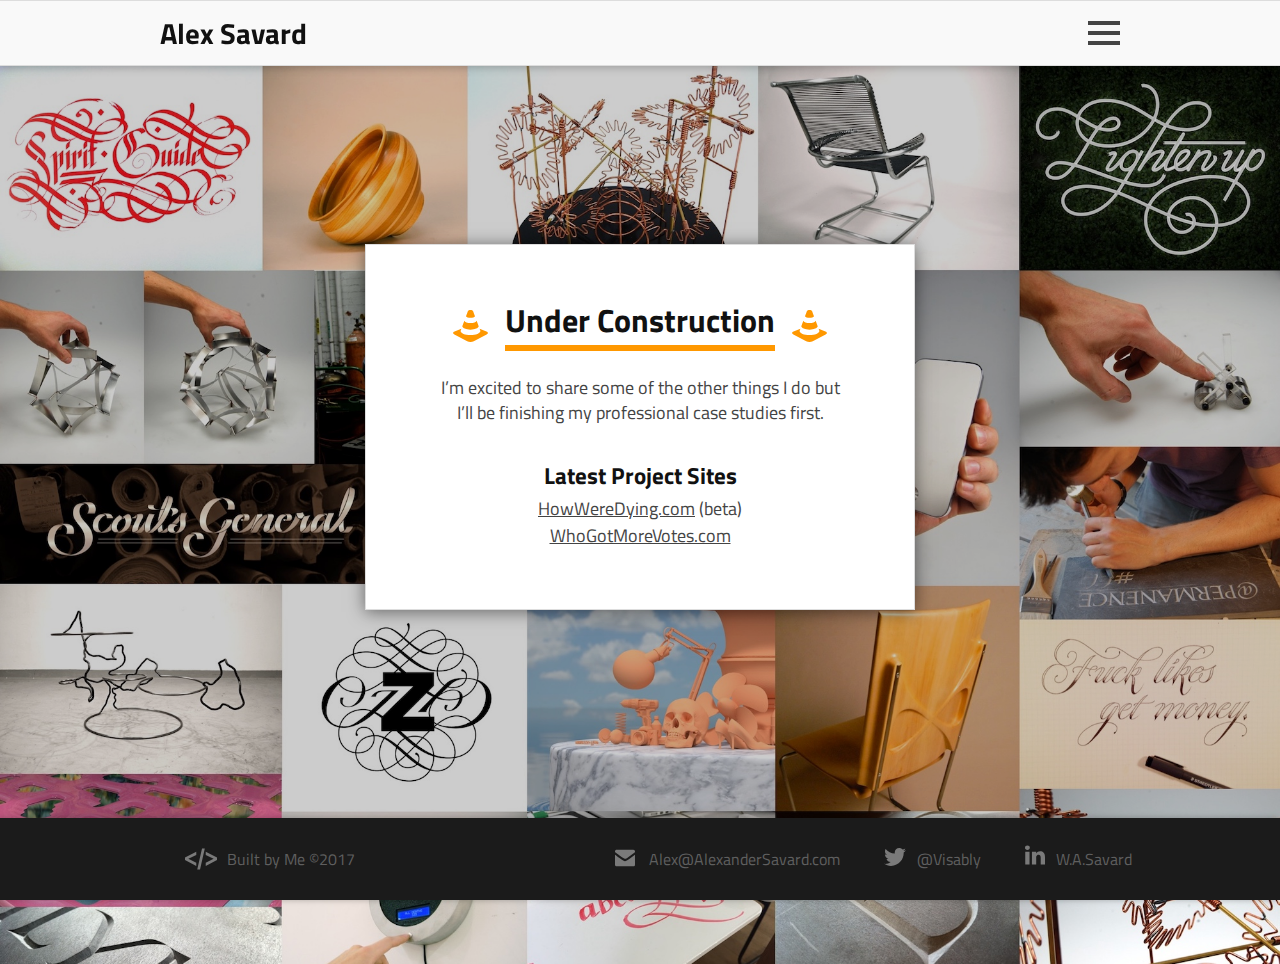
<file: other_projects.html>
<!DOCTYPE html>
<!-- Yes, I did build the site... -->
<!-- The code's not pretty but the work is. -->
<!-- ¯\_(ツ)_/¯ -->
<!--[if lt IE 7 ]><html class="ie ie6" lang="en"> <![endif]-->
<!--[if IE 7 ]><html class="ie ie7" lang="en"> <![endif]-->
<!--[if IE 8 ]><html class="ie ie8" lang="en"> <![endif]-->
<!--[if (gte IE 9)|!(IE)]><!--><html lang="en"> <!--<![endif]-->
<head>

	<!-- Basic Page Needs
  ================================================== -->
	<meta charset="utf-8">
	<title>Contact Alex</title>
	<meta name="description" content="Contact Information of Alexander Savard">
	<meta name="keywords" content="William Alexander Alex Savard RISD UX Design Designer Product Portfolio Work User Experience">
	<meta name="author" content="Alex Savard">

	<!-- Mobile Specific Metas
  ================================================== -->
	<meta name="viewport" content="width=device-width, initial-scale=1, maximum-scale=1">

	<!-- CSS
  ================================================== -->

	<link rel="stylesheet" href="css/base.css">
	<link rel="stylesheet" href="css/layout.css">
	<!-- <link rel="stylesheet" href="stylesheets/skeleton.css"> -->


	<!--[if lt IE 9]>
		<script src="http://html5shim.googlecode.com/svn/trunk/html5.js"></script>
	<![endif]-->

	<!-- Favicons
	================================================== -->
	<link rel="shortcut icon" href="images/favicon.png">
	<link rel="apple-touch-icon" href="images/apple-touch-icon.png">
	<link rel="apple-touch-icon" sizes="72x72" href="images/apple-touch-icon-72x72.png">
	<link rel="apple-touch-icon" sizes="114x114" href="images/apple-touch-icon-114x114.png">

	<!-- Fonts
	================================================== -->
	<link href='http://fonts.googleapis.com/css?family=Open+Sans:300italic,400italic,600italic,700italic,800italic,400,300,600,700,800' rel='stylesheet' type='text/css'>

	<link href="https://fonts.googleapis.com/css?family=Titillium+Web:200,200i,300,300i,400,400i,600,600i,700,700i,900&amp;subset=latin-ext" rel="stylesheet">


	<!-- jQuery
	================================================== -->
	<script src="https://ajax.googleapis.com/ajax/libs/jquery/3.2.1/jquery.min.js"></script>


	<!-- Google Analytics
	================================================== -->
	<!-- Global site tag (gtag.js) - Google Analytics -->
	<script async src="https://www.googletagmanager.com/gtag/js?id=UA-108620427-1"></script>
	<script>
	  window.dataLayer = window.dataLayer || [];
	  function gtag(){dataLayer.push(arguments);}
	  gtag('js', new Date());

	  gtag('config', 'UA-108620427-1');
	</script>


</head>
<body class="black-bg">



	<!-- Primary Page Layout
	================================================== -->
<header>
		<div class="wrapper">
			<div class="top-wrapper">
				<a href="index.html" class="logotype">Alex Savard<span id="ownership">'s</span>
				</a>
				<div id="hamburger" onclick="menuDrop()">
				  <span></span>
				  <span></span>
				  <span></span>
				  <span></span>
				</div>
			</div>				
			<nav id="mainmenu">
				<ul>
					<a href="digital.html"><li>Digital Work</li></a>
					<a href="physical.html"><li>Physical Work</li></a>
					<a href="other_projects.html"><li>Other Projects</li></a>
					<a href="alex.html"><li>Bio</li></a>
					<a href="contact.html"><li>Contact Info</li></a>
				</ul>
			</nav>
		</div> <!-- wrapper -->	
</header>



<div class="main-body other" id="main-body">
	<div class="construction-modal">
		<h1>
			<svg width="35px" height="32px" viewBox="0 0 49 45" version="1.1" xmlns="http://www.w3.org/2000/svg" xmlns:xlink="http://www.w3.org/1999/xlink" id="cone1">
		    <!-- Generator: Sketch 46.2 (44496) - http://www.bohemiancoding.com/sketch -->
		    <title>Shape</title>
		    <desc>Created with Sketch.</desc>
		    <defs></defs>
		    	<g id="Page-1" stroke="none" stroke-width="1" fill="none" fill-rule="evenodd">
		       	 <path d="M24.4993907,27.6962692 C30.5994375,27.6962692 35.7056937,25.6657861 36.0150091,23.0153082 C35.1079901,20.522829 34.1187934,17.8048516 33.1469509,15.1333739 C32.4721738,17.038858 28.7455867,18.3823468 24.4999011,18.3823468 C20.2552363,18.3823468 16.5286493,17.038358 15.8528513,15.1338739 C14.8810088,17.8048516 13.8928329,20.522329 12.985814,23.0153082 C13.2941085,25.6657861 18.3993439,27.6962692 24.4993907,27.6962692 Z M24.4993907,10.9334089 C27.366428,10.9334089 30.0303175,10.0639161 30.8097311,8.71392738 C29.7352939,5.75745202 28.8119415,3.22097316 28.2285298,1.6204865 C27.8411199,0.553995383 26.0842493,0 24.4993907,0 C22.9145321,0 21.1576614,0.553995383 20.7697411,1.6204865 C20.1873503,3.22097316 19.2645083,5.75745202 18.1885398,8.71392738 C18.9684638,10.0639161 21.6333742,10.9334089 24.4993907,10.9334089 Z M46.9089341,30.1657486 L37.3247505,26.3842801 L38.4282817,29.400755 C38.3726458,32.5977284 32.0372947,35.1452071 24.4993907,35.1452071 C16.9625075,35.1452071 10.6261356,32.5977284 10.5715205,29.400755 L11.6740308,26.3842801 L2.09086808,30.1657486 C-0.595990447,31.2262398 -0.708283167,33.1902234 1.84076157,34.5287123 L19.8647639,43.9961334 C22.4138086,45.3346222 26.5859936,45.3346222 29.1350383,43.9961334 L47.1590406,34.5287123 C49.7085958,33.1902234 49.5957926,31.2262398 46.9089341,30.1657486 Z" id="Shape" fill="#FF9800" fill-rule="nonzero"></path>
		    </g>
			</svg>
	<em id="construction">Under Construction</em>
			<svg width="35px" height="32px" viewBox="0 0 49 45" version="1.1" xmlns="http://www.w3.org/2000/svg" xmlns:xlink="http://www.w3.org/1999/xlink" id="cone2">
		    <!-- Generator: Sketch 46.2 (44496) - http://www.bohemiancoding.com/sketch -->
		    <title>Shape</title>
		    <desc>Created with Sketch.</desc>
		    <defs></defs>
		    	<g id="Page-1" stroke="none" stroke-width="1" fill="none" fill-rule="evenodd">
		       	 <path d="M24.4993907,27.6962692 C30.5994375,27.6962692 35.7056937,25.6657861 36.0150091,23.0153082 C35.1079901,20.522829 34.1187934,17.8048516 33.1469509,15.1333739 C32.4721738,17.038858 28.7455867,18.3823468 24.4999011,18.3823468 C20.2552363,18.3823468 16.5286493,17.038358 15.8528513,15.1338739 C14.8810088,17.8048516 13.8928329,20.522329 12.985814,23.0153082 C13.2941085,25.6657861 18.3993439,27.6962692 24.4993907,27.6962692 Z M24.4993907,10.9334089 C27.366428,10.9334089 30.0303175,10.0639161 30.8097311,8.71392738 C29.7352939,5.75745202 28.8119415,3.22097316 28.2285298,1.6204865 C27.8411199,0.553995383 26.0842493,0 24.4993907,0 C22.9145321,0 21.1576614,0.553995383 20.7697411,1.6204865 C20.1873503,3.22097316 19.2645083,5.75745202 18.1885398,8.71392738 C18.9684638,10.0639161 21.6333742,10.9334089 24.4993907,10.9334089 Z M46.9089341,30.1657486 L37.3247505,26.3842801 L38.4282817,29.400755 C38.3726458,32.5977284 32.0372947,35.1452071 24.4993907,35.1452071 C16.9625075,35.1452071 10.6261356,32.5977284 10.5715205,29.400755 L11.6740308,26.3842801 L2.09086808,30.1657486 C-0.595990447,31.2262398 -0.708283167,33.1902234 1.84076157,34.5287123 L19.8647639,43.9961334 C22.4138086,45.3346222 26.5859936,45.3346222 29.1350383,43.9961334 L47.1590406,34.5287123 C49.7085958,33.1902234 49.5957926,31.2262398 46.9089341,30.1657486 Z" id="Shape" fill="#FF9800" fill-rule="nonzero"></path>
		    </g>
			</svg>
		</h1>
		<p>I’m excited to share some of the other things I do but I’ll be finishing my professional case studies first.</p>
		<h2>Latest Project Sites</h2>
		<a href=" http://dot-calm.github.io/HowWeDie/" target="_blank"><span>HowWereDying.com</span> (beta)</a>
		<a href="http://www.whogotmorevotes.com/" target="_blank"><span>WhoGotMoreVotes.com</span></a>
	</div>
</div><!-- container -->

<footer>
		<nav class="wrapper">
			<div class="footer-left">
				<a href="" id="copyright" class="dev">
					<svg width="32px" height="32px" viewBox="0 0 174 114" version="1.1" xmlns="http://www.w3.org/2000/svg" xmlns:xlink="http://www.w3.org/1999/xlink" id="html3">
					    <!-- Generator: Sketch 46.2 (44496) - http://www.bohemiancoding.com/sketch -->
					    <title>html</title>
					    <desc>Created with Sketch.</desc>
					    <defs></defs>
					    <g id="Page-1" stroke="none" stroke-width="1" fill="none" fill-rule="evenodd">
					        <g fill-rule="nonzero" fill="#999999">
					            <path d="M61.2452813,94.772 L0,62.9524286 L0,49.0308571 L61.2452813,17.081 L61.2452813,35.093 L18.4140938,56.2047143 L61.2452813,76.7464286 L61.2452813,94.772 Z M107.697844,0 L81.7093125,114 L66.544125,114 L92.5326563,0 L107.697844,0 Z M155.591344,56.2047143 L112.754719,35.0957143 L112.754719,17.0837143 L174,49.0308571 L174,62.9524286 L112.754719,94.772 L112.754719,76.7464286 L155.591344,56.2047143 Z" id="Shape"></path>
					        </g>
					    </g>
					</svg>
					Built by Me &#169;2017
				</a>
			</div>
			<div class="footer-right">
			<a href="mailto:alex@alexandersavard.com" class="social mail" target="_blank">
				<svg enable-background="new 0 0 24 24" height="20px" id="Layer_1" version="1.1" viewBox="0 0 24 24" width="20px" xml:space="preserve" xmlns="http://www.w3.org/2000/svg" xmlns:xlink="http://www.w3.org/1999/xlink"><path clip-rule="evenodd" d="M11.984,13C10.031,13-0.031,4.891-0.031,4.891V4c0-1.104,0.896-2,2.002-2h20.026  C23.104,2,24,2.896,24,4l-0.016,1C23.984,5,14.031,13,11.984,13z M11.984,15.75c2.141,0,12-7.75,12-7.75L24,20  c0,1.104-0.896,2-2.003,2H1.971c-1.105,0-2.002-0.896-2.002-2l0.016-12C-0.016,8,10.031,15.75,11.984,15.75z" fill="#999999"/></svg>
				<p>Alex@AlexanderSavard.com</p>
			</a>
			<a href="https://twitter.com/visably" class="social twitter" target="_blank">
				<svg xmlns:rdf="http://www.w3.org/1999/02/22-rdf-syntax-ns#" xmlns="http://www.w3.org/2000/svg" viewBox="0 0 300.00006 244.18703" height="22" width="22" version="1.1" xmlns:cc="http://creativecommons.org/ns#" xmlns:dc="http://purl.org/dc/elements/1.1/">
 				<g style="" transform="translate(-539.18 -568.86)"><path d="m633.9 812.04c112.46 0 173.96-93.168 173.96-173.96 0-2.6463-0.0539-5.2806-0.1726-7.903 11.938-8.6302 22.314-19.4 30.498-31.66-10.955 4.8694-22.744 8.1474-35.111 9.6255 12.623-7.5693 22.314-19.543 26.886-33.817-11.813 7.0031-24.895 12.093-38.824 14.841-11.157-11.884-27.041-19.317-44.629-19.317-33.764 0-61.144 27.381-61.144 61.132 0 4.7978 0.5364 9.4646 1.5854 13.941-50.815-2.5569-95.874-26.886-126.03-63.88-5.2508 9.0354-8.2785 19.531-8.2785 30.73 0 21.212 10.794 39.938 27.208 50.893-10.031-0.30992-19.454-3.0635-27.69-7.6468-0.009 0.25652-0.009 0.50661-0.009 0.78077 0 29.61 21.075 54.332 49.051 59.934-5.1376 1.4006-10.543 2.1516-16.122 2.1516-3.9336 0-7.766-0.38716-11.491-1.1026 7.7838 24.293 30.355 41.971 57.115 42.465-20.926 16.402-47.287 26.171-75.937 26.171-4.929 0-9.7983-0.28036-14.584-0.84634 27.059 17.344 59.189 27.464 93.722 27.464" fill="#999999"/></g>
				</svg>
			<p>@Visably</p></a>
			<a href="https://www.linkedin.com/in/alexander-savard/" class="social linkedin" target="_blank">
				<svg xmlns="http://www.w3.org/2000/svg" width="20" height="20" fill="#999999" viewBox="0 5 1036 990"><path d="M0 120c0-33.334 11.667-60.834 35-82.5C58.333 15.833 88.667 5 126 5c36.667 0 66.333 10.666 89 32 23.333 22 35 50.666 35 86 0 32-11.333 58.666-34 80-23.333 22-54 33-92 33h-1c-36.667 0-66.333-11-89-33S0 153.333 0 120zm13 875V327h222v668H13zm345 0h222V622c0-23.334 2.667-41.334 8-54 9.333-22.667 23.5-41.834 42.5-57.5 19-15.667 42.833-23.5 71.5-23.5 74.667 0 112 50.333 112 151v357h222V612c0-98.667-23.333-173.5-70-224.5S857.667 311 781 311c-86 0-153 37-201 111v2h-1l1-2v-95H358c1.333 21.333 2 87.666 2 199 0 111.333-.667 267.666-2 469z"/></svg>

				<p>W.A.Savard</p></a>
			</div>
		</nav>
	</footer>

<script src="js/base.js">
</script>
<script>
$(document).ready(function(){
  $("a").on('click', function(event) {
  	console.log(this.hash);
    if (this.hash !== "") {
      event.preventDefault();
      var hash = this.hash;

      $('html, body').animate({
        scrollTop: $(hash).offset().top
      }, 500, function(){
   	  window.location.hash = hash;
      });
    } // End if
  });
});
</script>
<!-- End Document
================================================== -->
</body>
</html>
</file>
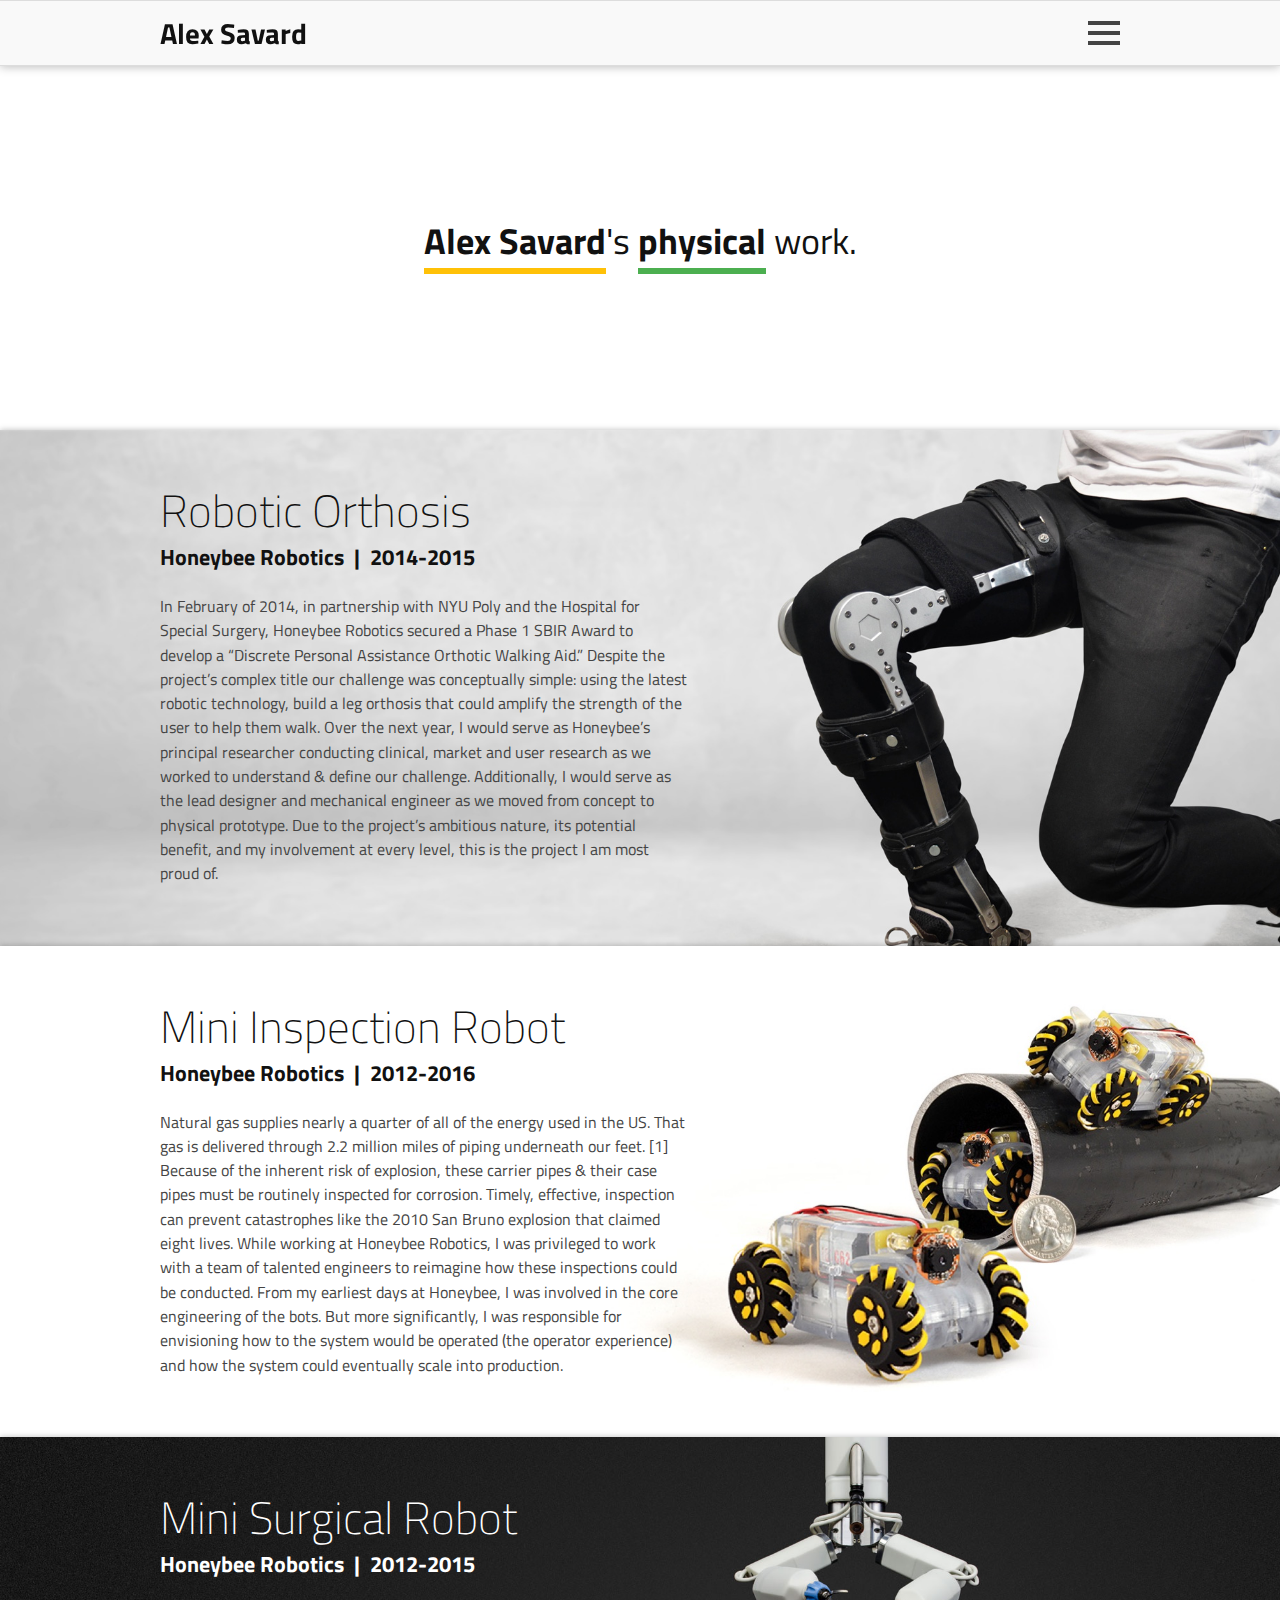
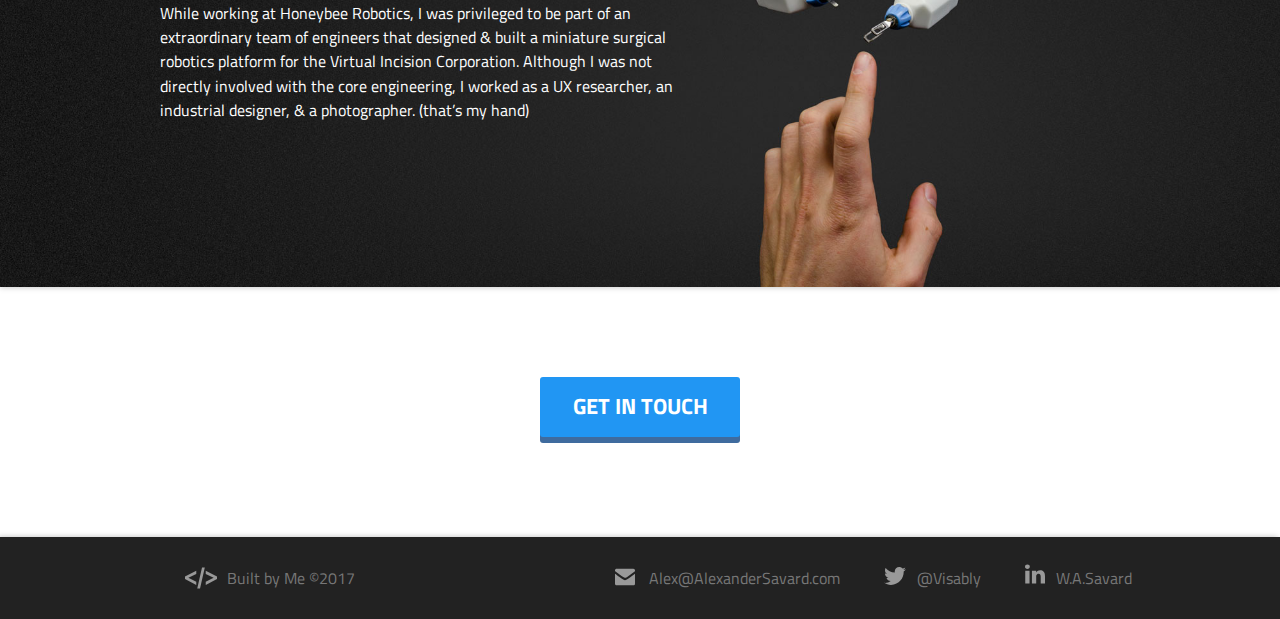
<file: physical.html>
<!DOCTYPE html>
<!-- Yes, I did build the site... -->
<!-- The code's not pretty but the work is. -->
<!-- ¯\_(ツ)_/¯ -->
<!--[if lt IE 7 ]><html class="ie ie6" lang="en"> <![endif]-->
<!--[if IE 7 ]><html class="ie ie7" lang="en"> <![endif]-->
<!--[if IE 8 ]><html class="ie ie8" lang="en"> <![endif]-->
<!--[if (gte IE 9)|!(IE)]><!--><html lang="en"> <!--<![endif]-->
<head>

	<!-- Basic Page Needs
  ================================================== -->
	<meta charset="utf-8">
	<title>Alex Savard's Physical Work</title>
	<meta name="description" content="Physical Design Work of Alexander Savard">
	<meta name="keywords" content="William Alexander Alex Savard RISD UX Design Designer Product Portfolio Work User Experience">
	<meta name="author" content="Alex Savard">

	<!-- Mobile Specific Metas
  ================================================== -->
	<meta name="viewport" content="width=device-width, initial-scale=1, maximum-scale=1">

	<!-- CSS
  ================================================== -->

	<link rel="stylesheet" href="css/base.css">
	<link rel="stylesheet" href="css/layout.css">
	<!-- <link rel="stylesheet" href="stylesheets/skeleton.css"> -->


	<!--[if lt IE 9]>
		<script src="http://html5shim.googlecode.com/svn/trunk/html5.js"></script>
	<![endif]-->

	<!-- Favicons
	================================================== -->
	<link rel="shortcut icon" href="images/favicon.png">
	<link rel="apple-touch-icon" href="images/apple-touch-icon.png">
	<link rel="apple-touch-icon" sizes="72x72" href="images/apple-touch-icon-72x72.png">
	<link rel="apple-touch-icon" sizes="114x114" href="images/apple-touch-icon-114x114.png">

	<!-- Fonts
	================================================== -->
	<link href='http://fonts.googleapis.com/css?family=Open+Sans:300italic,400italic,600italic,700italic,800italic,400,300,600,700,800' rel='stylesheet' type='text/css'>

	<link href="https://fonts.googleapis.com/css?family=Titillium+Web:200,200i,300,300i,400,400i,600,600i,700,700i,900&amp;subset=latin-ext" rel="stylesheet">


	<!-- jQuery
	================================================== -->
	<script src="https://ajax.googleapis.com/ajax/libs/jquery/3.2.1/jquery.min.js"></script>


	<!-- Google Analytics
	================================================== -->
	<!-- Global site tag (gtag.js) - Google Analytics -->
	<script async src="https://www.googletagmanager.com/gtag/js?id=UA-108620427-1"></script>
	<script>
	  window.dataLayer = window.dataLayer || [];
	  function gtag(){dataLayer.push(arguments);}
	  gtag('js', new Date());

	  gtag('config', 'UA-108620427-1');
	</script>


</head>
<body>



	<!-- Primary Page Layout
	================================================== -->
	<header>
			<div class="wrapper">
				<div class="top-wrapper">
					<a href="index.html" class="logotype">Alex Savard<span id="ownership">'s</span>
					</a>
					<div id="hamburger" onclick="menuDrop()">
					  <span></span>
					  <span></span>
					  <span></span>
					  <span></span>
					</div>
				</div>				
				<nav id="mainmenu">
					<ul>
						<a href="digital.html"><li>Digital Work</li></a>
						<a href="physical.html"><li>Physical Work</li></a>
						<a href="other_projects.html"><li>Other Projects</li></a>
						<a href="alex.html"><li>Bio</li></a>
						<a href="contact.html"><li>Contact Info</li></a>
					</ul>
				</nav>
			</div> <!-- wrapper -->	
	</header>



	<div class="main-body" id="main-body">
		<div class="intro">
			<h1 class="intro">
				<a href="alex.html"><em id="alex">Alex Savard</em></a>'s
				<a href=""><em id="physical">physical</em></a> work.
			</h1>
		</div>

		<a href="robotic_orthosis.html">
			<div class="feature" id="powa" onmouseover="powaHover()" onmouseout="powaHover()">
				<div class="wrapper light">
					<div class="feature-text">
						<button class="arro dark">
							<svg width="26px" height="25px" viewBox="0 0 26 25" version="1.1" fill="#FFFFFF" xmlns="http://www.w3.org/2000/svg" xmlns:xlink="http://www.w3.org/1999/xlink">
							    <!-- Generator: Sketch 46.2 (44496) - http://www.bohemiancoding.com/sketch -->
							    <title>arrow_right</title>
							    <desc>Created with Sketch.</desc>
							    <defs></defs>
							        <g id="Desktop-HD-Copy-4" transform="translate(-708.000000, -1570.000000)" fill-rule="nonzero">
							            <path d="M729.467677,1581 L709.5,1581 C708.947715,1581 708.5,1581.44772 708.5,1582 C708.5,1582.55228 708.947715,1583 709.5,1583 L729.732241,1583 L720.366121,1592.36612 C719.975596,1592.75664 719.975596,1593.38981 720.366121,1593.78033 C720.756645,1594.17086 721.38981,1594.17086 721.780334,1593.78033 L733.428386,1582.13228 L722.39757,1571.10147 C722.007046,1570.71094 721.373881,1570.71094 720.983357,1571.10147 C720.592832,1571.49199 720.592832,1572.12515 720.983357,1572.51568 L729.467677,1581 Z" id="arrow_right"></path>
							        </g>
							</svg>
						</button>
						<h2>Robotic Orthosis</h2>
						<h3>Honeybee Robotics  &nbsp;|&nbsp;  2014-2015</h3>
						<p>
							In February of 2014, in partnership with NYU Poly and the Hospital for Special Surgery, Honeybee Robotics secured a Phase 1 SBIR Award to develop a “Discrete Personal Assistance Orthotic Walking Aid.” Despite the project’s complex title our challenge was conceptually simple: using the latest robotic technology, build a leg orthosis that could amplify the strength of the user to help them walk. Over the next year, I would serve as Honeybee’s principal researcher conducting clinical, market and user research as we worked to understand &amp; define our challenge. Additionally, I would serve as the lead designer and mechanical engineer as we moved from concept to physical prototype. Due to the project’s ambitious nature, its potential benefit, and my involvement at every level, this is the project I am most proud of.
						</p>
					</div>
				</div>
			</div> <!-- feature -->
		</a>

			<div class="feature" id="nysearch" onmouseover="nysearchHover()" onmouseout="nysearchHover()">
				<div class="wrapper">
					<div class="feature-text">
						<button class="arro coming-soon">
							Coming Soon
						</button>
						<h2>Mini Inspection Robot</h2>
						<h3>Honeybee Robotics  &nbsp;|&nbsp;  2012-2016</h3>
						<p>
							Natural gas supplies nearly a quarter of all of the energy used in the US. That gas is delivered through 2.2 million miles of piping underneath our feet. [1] Because of the inherent risk of explosion, these carrier pipes & their case pipes must be routinely inspected for corrosion. Timely, effective, inspection can prevent catastrophes like the 2010 San Bruno explosion that claimed eight lives. While working at Honeybee Robotics, I was privileged to work with a team of talented engineers to reimagine how these inspections could be conducted. From my earliest days at Honeybee, I was involved in the core engineering of the bots. But more significantly, I was responsible for envisioning how to the system would be operated (the operator experience) and how the system could eventually scale into production.
						</p>
					</div>
				</div>
			</div> <!-- feature -->


			<div class="feature" id="vic" onmouseover="vicHover()" onmouseout="vicHover()">
				<div class="wrapper dark">
					<div class="feature-text">
						<button class="arro coming-soon">
							Coming Soon
						</button>
						<h2>Mini Surgical Robot</h2>
						<h3>Honeybee Robotics  &nbsp;|&nbsp;  2012-2015</h3>
						<p>
							While working at Honeybee Robotics, I was privileged to be part of an extraordinary team of engineers that designed &amp; built a miniature surgical robotics platform for the Virtual Incision Corporation. Although I was not directly involved with the core engineering, I worked as a UX researcher, an industrial designer, &amp; a photographer. (that’s my hand)
						</p>
					</div>
				</div>
			</div> <!-- feature -->

	</div><!-- container -->

			<a href="contact.html"><button class="contact-alex">
				Get in Touch
			</button></a>

<footer>
		<nav class="wrapper">
			<div class="footer-left">
				<a href="" id="copyright" class="dev">
					<svg width="32px" height="32px" viewBox="0 0 174 114" version="1.1" xmlns="http://www.w3.org/2000/svg" xmlns:xlink="http://www.w3.org/1999/xlink" id="html3">
					    <!-- Generator: Sketch 46.2 (44496) - http://www.bohemiancoding.com/sketch -->
					    <title>html</title>
					    <desc>Created with Sketch.</desc>
					    <defs></defs>
					    <g id="Page-1" stroke="none" stroke-width="1" fill="none" fill-rule="evenodd">
					        <g fill-rule="nonzero" fill="#999999">
					            <path d="M61.2452813,94.772 L0,62.9524286 L0,49.0308571 L61.2452813,17.081 L61.2452813,35.093 L18.4140938,56.2047143 L61.2452813,76.7464286 L61.2452813,94.772 Z M107.697844,0 L81.7093125,114 L66.544125,114 L92.5326563,0 L107.697844,0 Z M155.591344,56.2047143 L112.754719,35.0957143 L112.754719,17.0837143 L174,49.0308571 L174,62.9524286 L112.754719,94.772 L112.754719,76.7464286 L155.591344,56.2047143 Z" id="Shape"></path>
					        </g>
					    </g>
					</svg>
					Built by Me &#169;2017
				</a>
			</div>
			<div class="footer-right">
			<a href="mailto:alex@alexandersavard.com" class="social mail" target="_blank">
				<svg enable-background="new 0 0 24 24" height="20px" id="Layer_1" version="1.1" viewBox="0 0 24 24" width="20px" xml:space="preserve" xmlns="http://www.w3.org/2000/svg" xmlns:xlink="http://www.w3.org/1999/xlink"><path clip-rule="evenodd" d="M11.984,13C10.031,13-0.031,4.891-0.031,4.891V4c0-1.104,0.896-2,2.002-2h20.026  C23.104,2,24,2.896,24,4l-0.016,1C23.984,5,14.031,13,11.984,13z M11.984,15.75c2.141,0,12-7.75,12-7.75L24,20  c0,1.104-0.896,2-2.003,2H1.971c-1.105,0-2.002-0.896-2.002-2l0.016-12C-0.016,8,10.031,15.75,11.984,15.75z" fill="#999999"/></svg>
				<p>Alex@AlexanderSavard.com</p>
			</a>
			<a href="https://twitter.com/visably" class="social twitter" target="_blank">
				<svg xmlns:rdf="http://www.w3.org/1999/02/22-rdf-syntax-ns#" xmlns="http://www.w3.org/2000/svg" viewBox="0 0 300.00006 244.18703" height="22" width="22" version="1.1" xmlns:cc="http://creativecommons.org/ns#" xmlns:dc="http://purl.org/dc/elements/1.1/">
 				<g style="" transform="translate(-539.18 -568.86)"><path d="m633.9 812.04c112.46 0 173.96-93.168 173.96-173.96 0-2.6463-0.0539-5.2806-0.1726-7.903 11.938-8.6302 22.314-19.4 30.498-31.66-10.955 4.8694-22.744 8.1474-35.111 9.6255 12.623-7.5693 22.314-19.543 26.886-33.817-11.813 7.0031-24.895 12.093-38.824 14.841-11.157-11.884-27.041-19.317-44.629-19.317-33.764 0-61.144 27.381-61.144 61.132 0 4.7978 0.5364 9.4646 1.5854 13.941-50.815-2.5569-95.874-26.886-126.03-63.88-5.2508 9.0354-8.2785 19.531-8.2785 30.73 0 21.212 10.794 39.938 27.208 50.893-10.031-0.30992-19.454-3.0635-27.69-7.6468-0.009 0.25652-0.009 0.50661-0.009 0.78077 0 29.61 21.075 54.332 49.051 59.934-5.1376 1.4006-10.543 2.1516-16.122 2.1516-3.9336 0-7.766-0.38716-11.491-1.1026 7.7838 24.293 30.355 41.971 57.115 42.465-20.926 16.402-47.287 26.171-75.937 26.171-4.929 0-9.7983-0.28036-14.584-0.84634 27.059 17.344 59.189 27.464 93.722 27.464" fill="#999999"/></g>
				</svg>
			<p>@Visably</p></a>
			<a href="https://www.linkedin.com/in/alexander-savard/" class="social linkedin" target="_blank">
				<svg xmlns="http://www.w3.org/2000/svg" width="20" height="20" fill="#999999" viewBox="0 5 1036 990"><path d="M0 120c0-33.334 11.667-60.834 35-82.5C58.333 15.833 88.667 5 126 5c36.667 0 66.333 10.666 89 32 23.333 22 35 50.666 35 86 0 32-11.333 58.666-34 80-23.333 22-54 33-92 33h-1c-36.667 0-66.333-11-89-33S0 153.333 0 120zm13 875V327h222v668H13zm345 0h222V622c0-23.334 2.667-41.334 8-54 9.333-22.667 23.5-41.834 42.5-57.5 19-15.667 42.833-23.5 71.5-23.5 74.667 0 112 50.333 112 151v357h222V612c0-98.667-23.333-173.5-70-224.5S857.667 311 781 311c-86 0-153 37-201 111v2h-1l1-2v-95H358c1.333 21.333 2 87.666 2 199 0 111.333-.667 267.666-2 469z"/></svg>

				<p>W.A.Savard</p></a>
			</div>
		</nav>
	</footer>

<script src="js/base.js">
</script>
<script>
$(document).ready(function(){
  $("a").on('click', function(event) {
  	console.log(this.hash);
    if (this.hash !== "") {
      event.preventDefault();
      var hash = this.hash;

      $('html, body').animate({
        scrollTop: $(hash).offset().top
      }, 500, function(){
   	  window.location.hash = hash;
      });
    } // End if
  });
});
</script>
<!-- End Document
================================================== -->
</body>
</html>
</file>
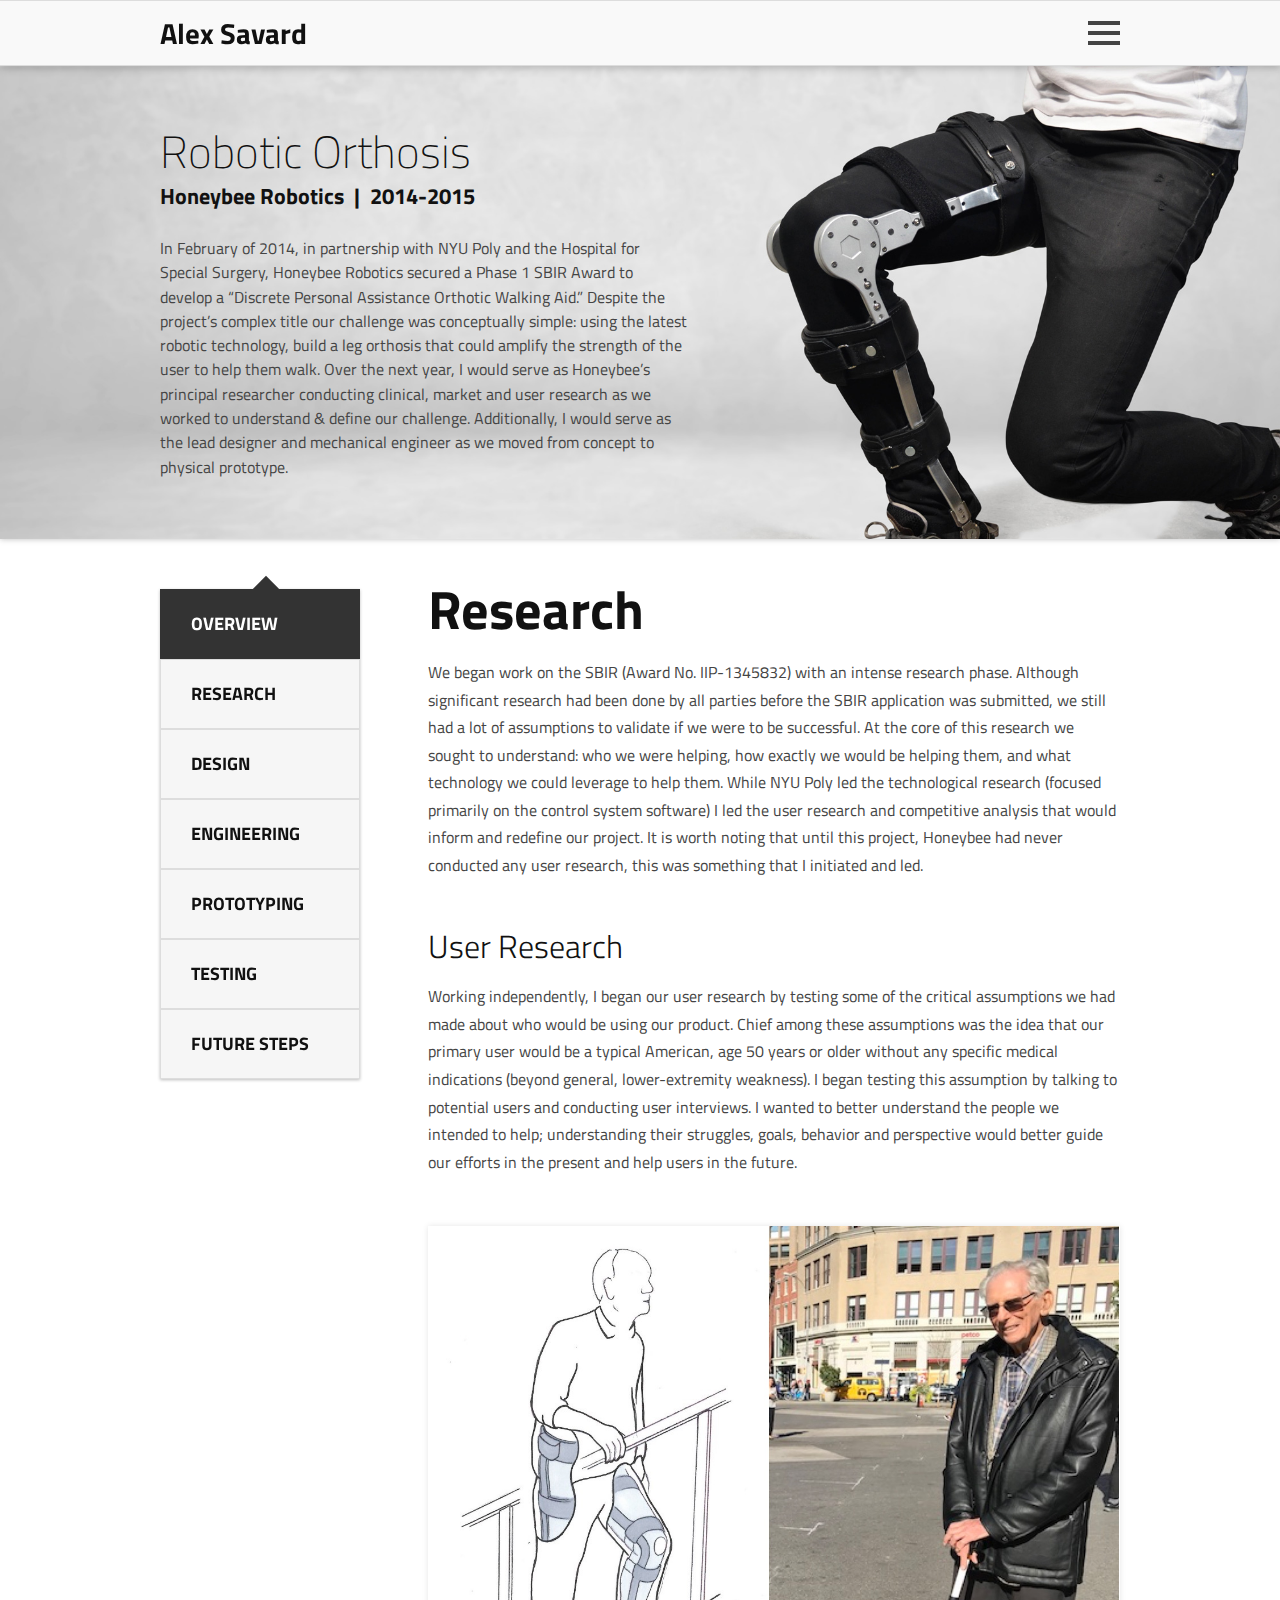
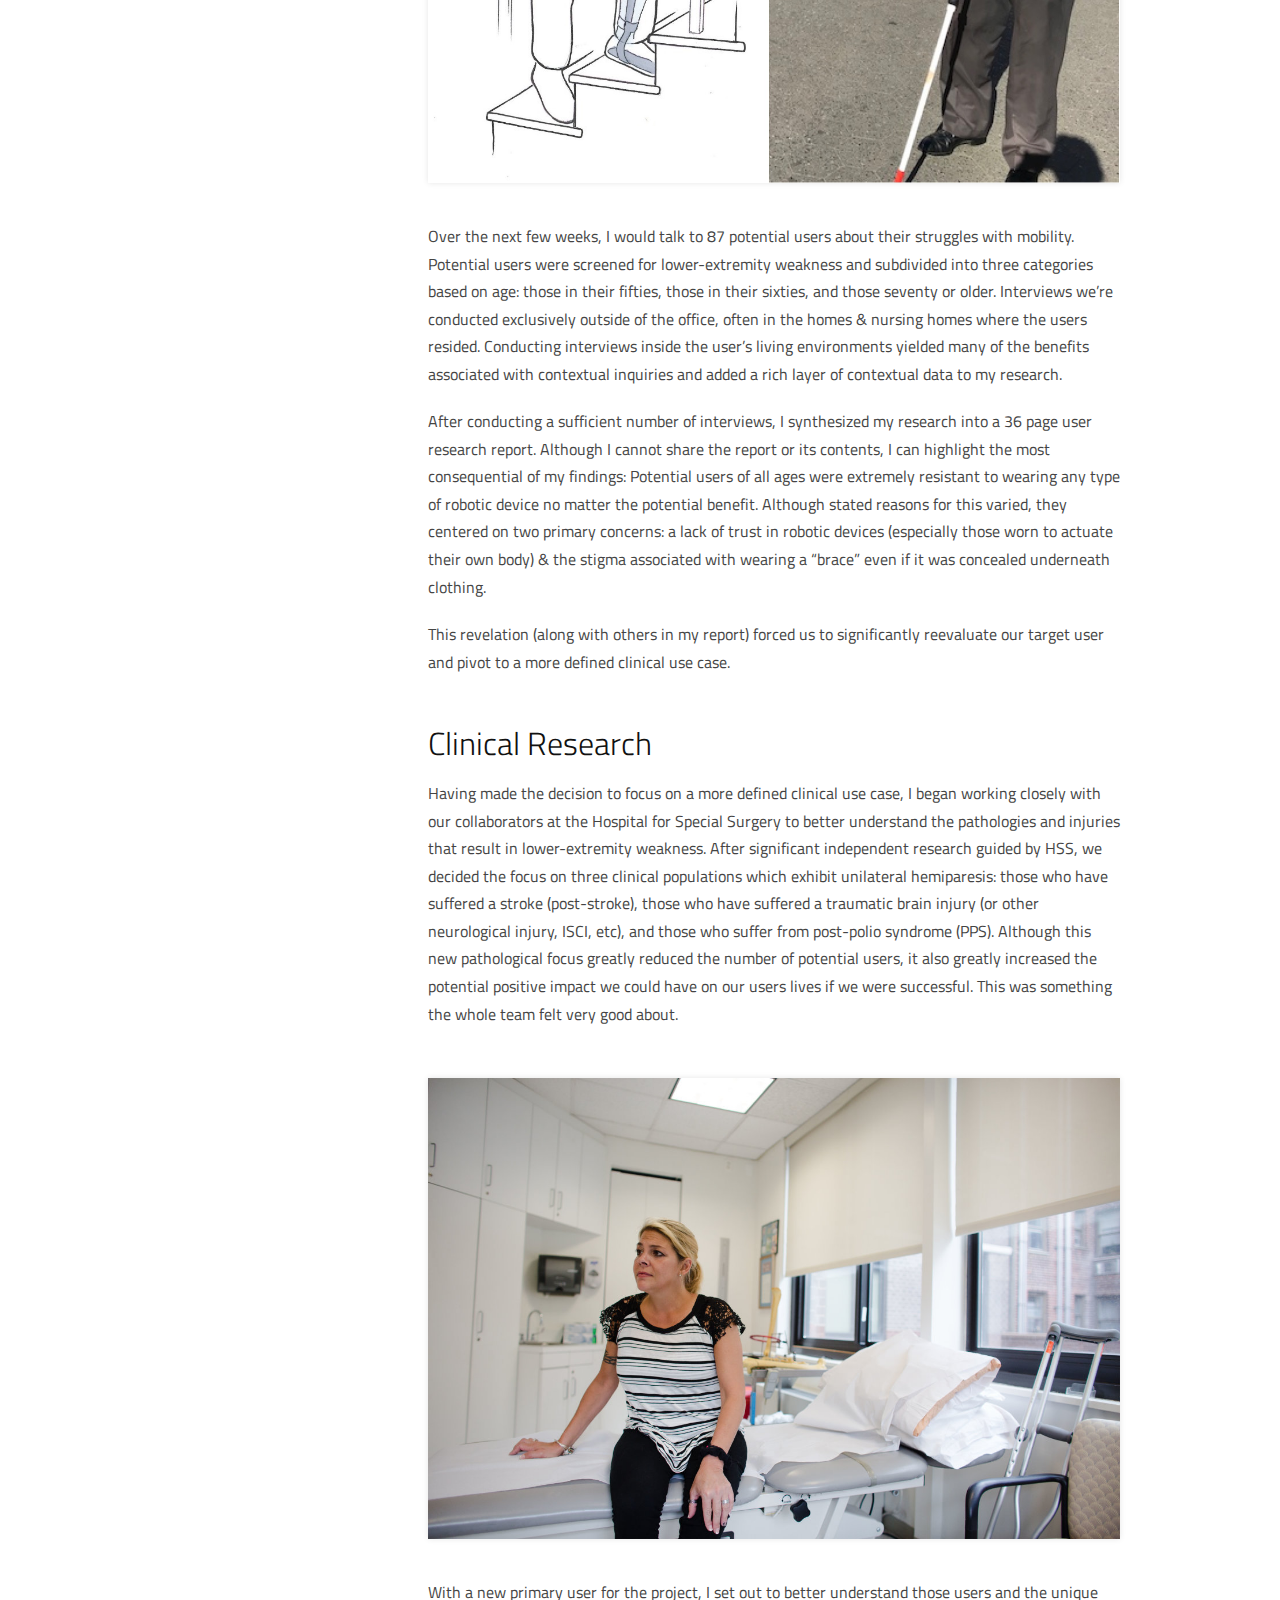
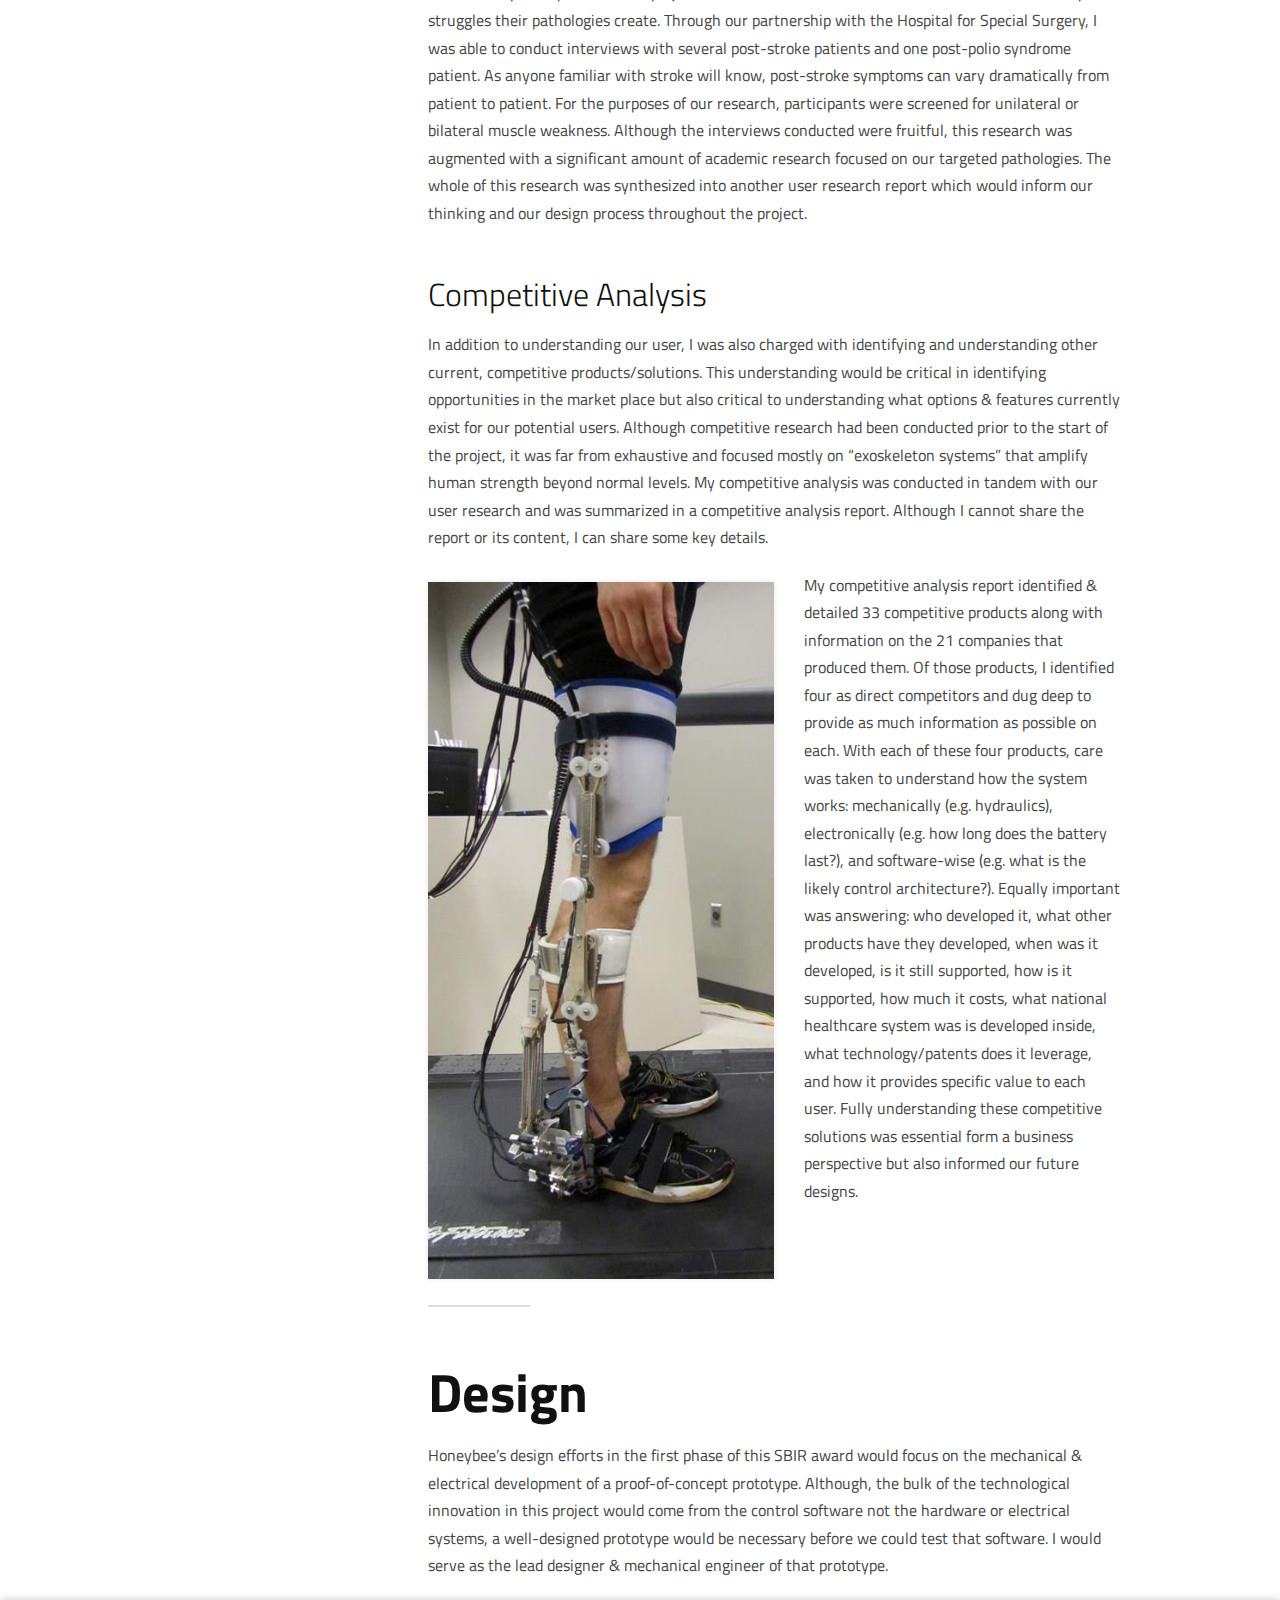
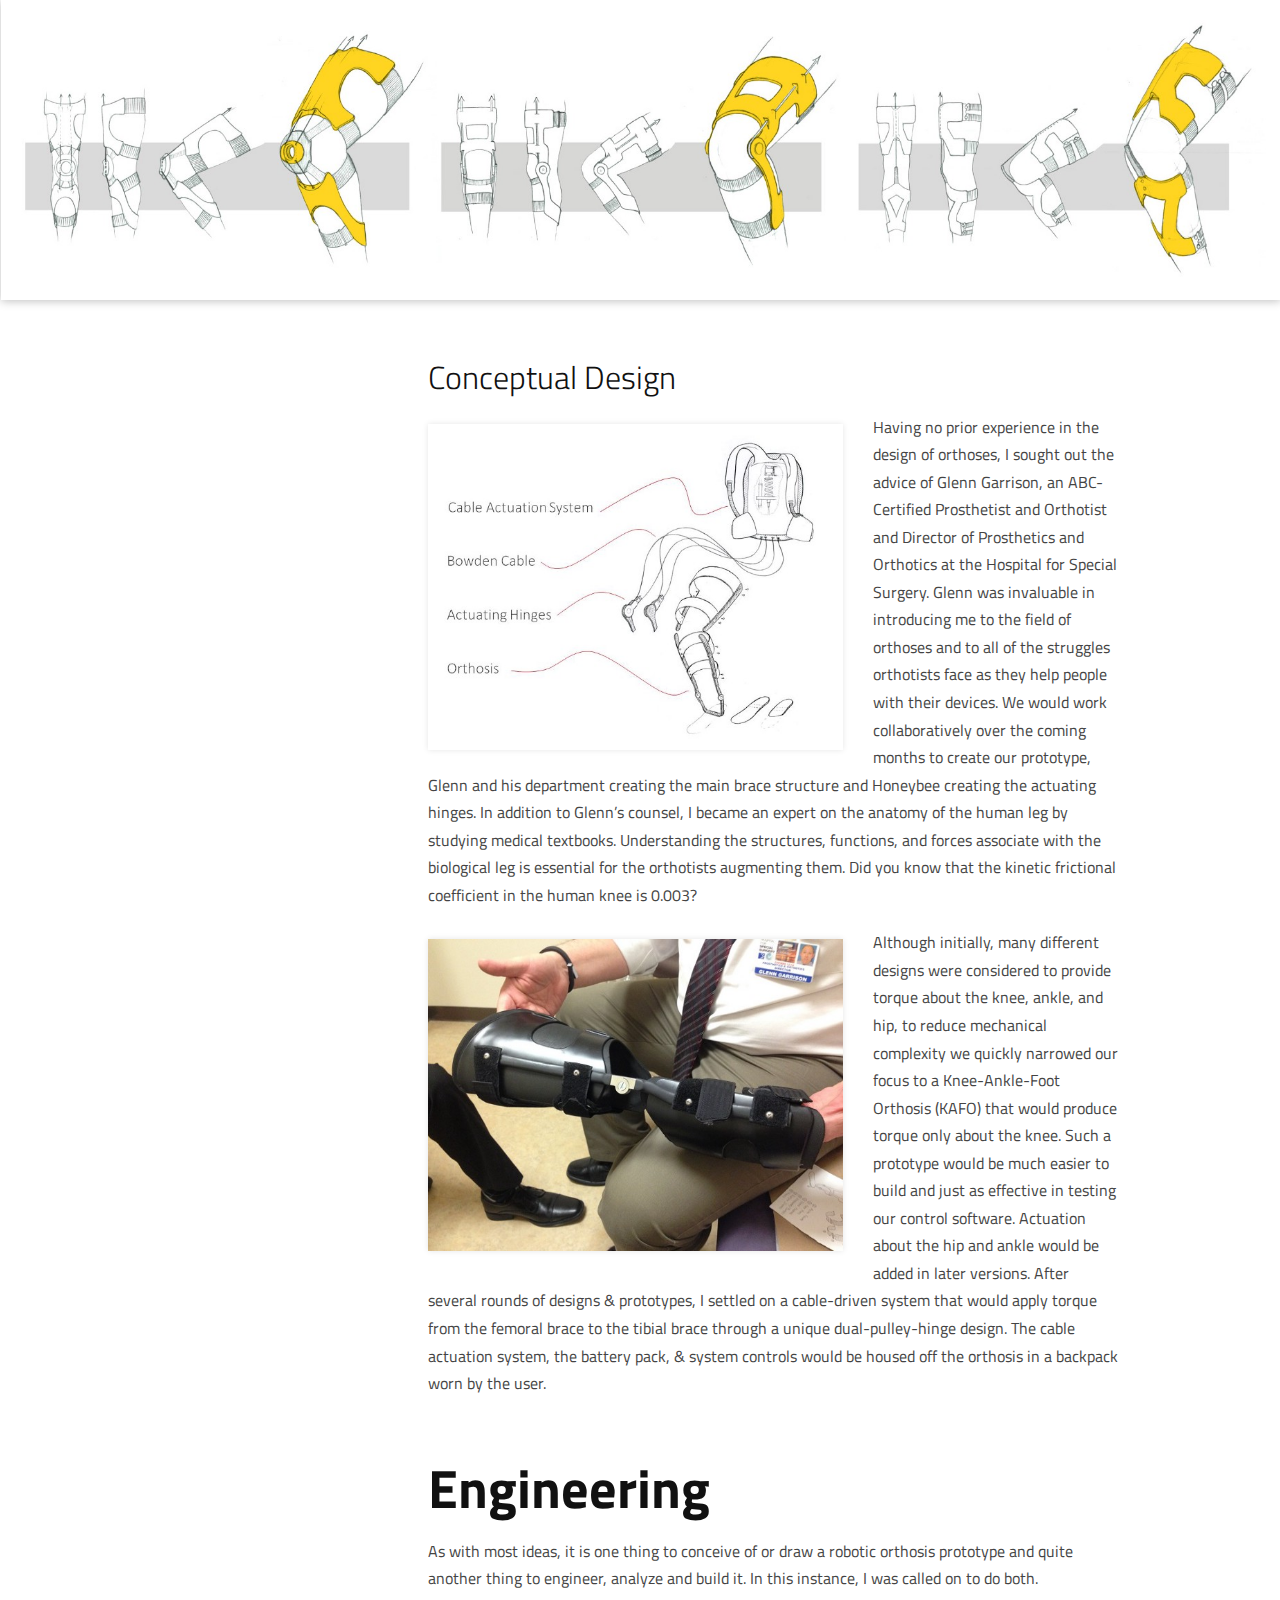
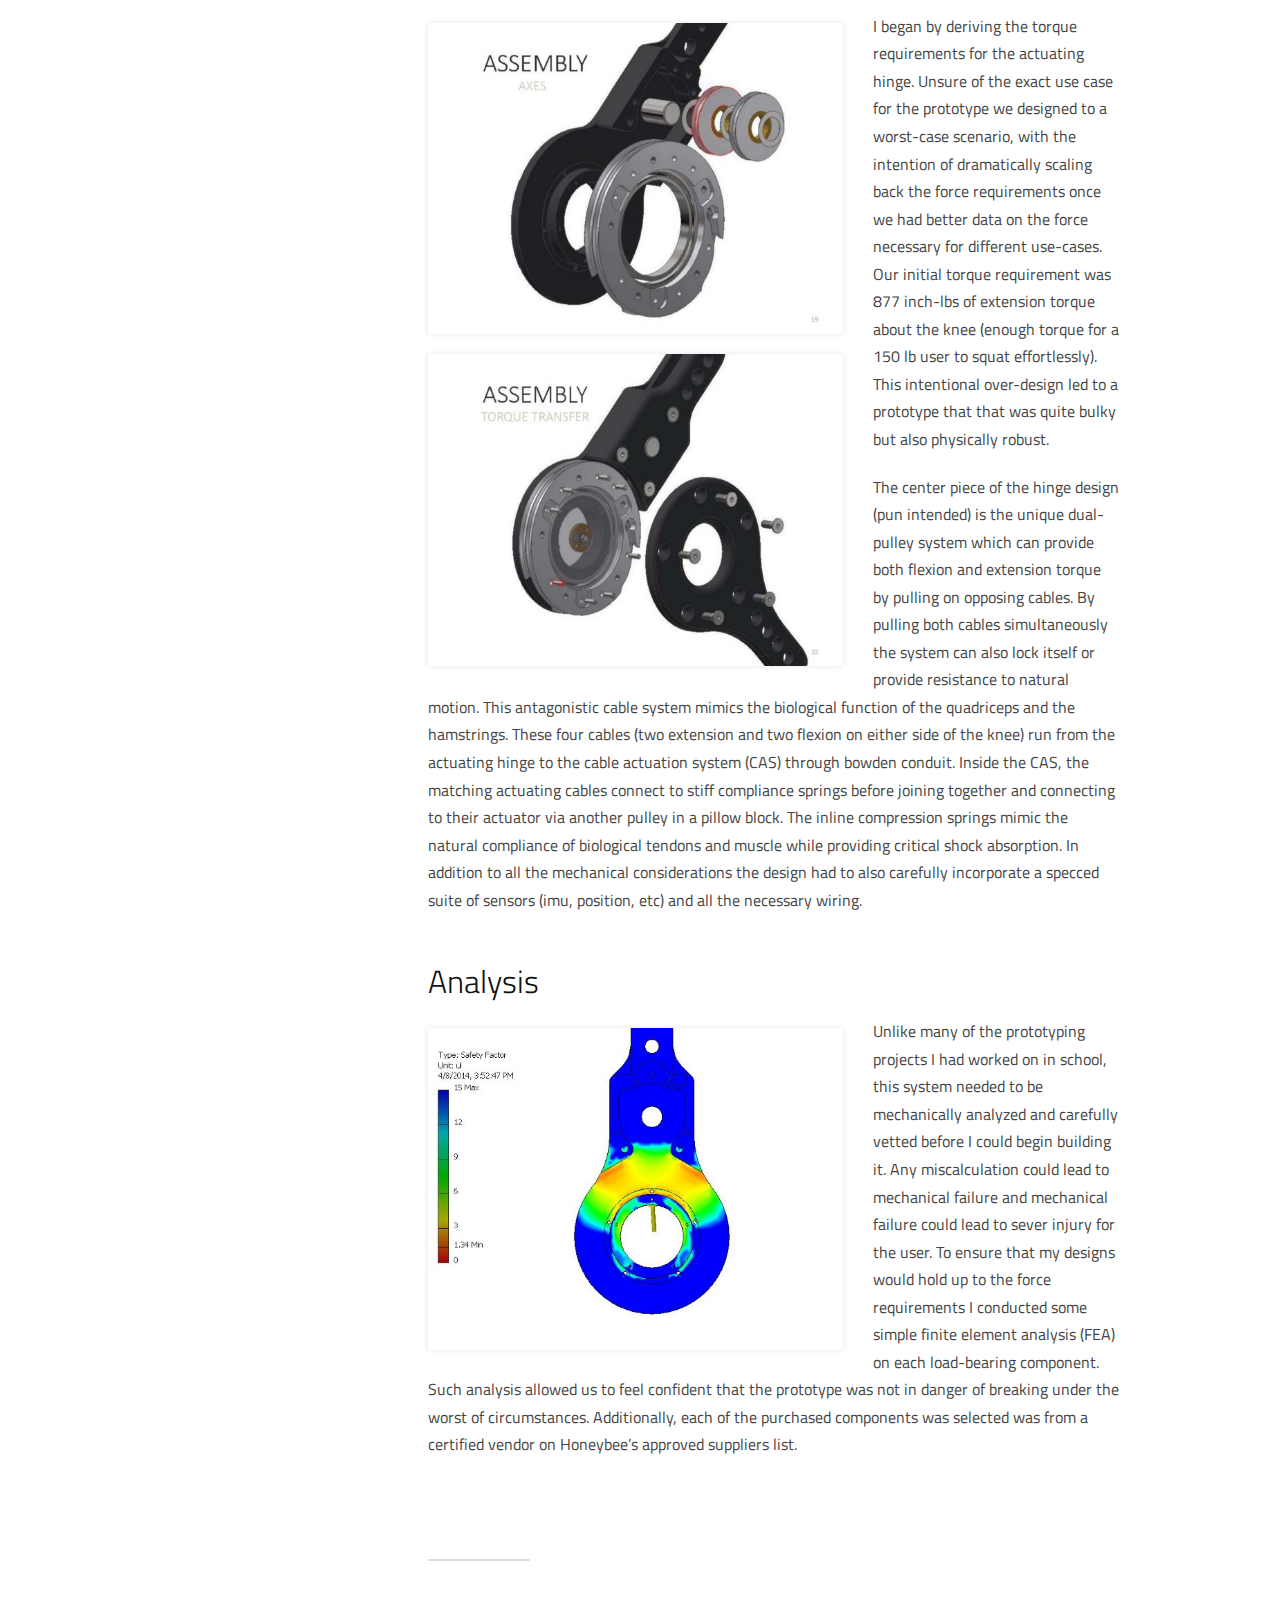
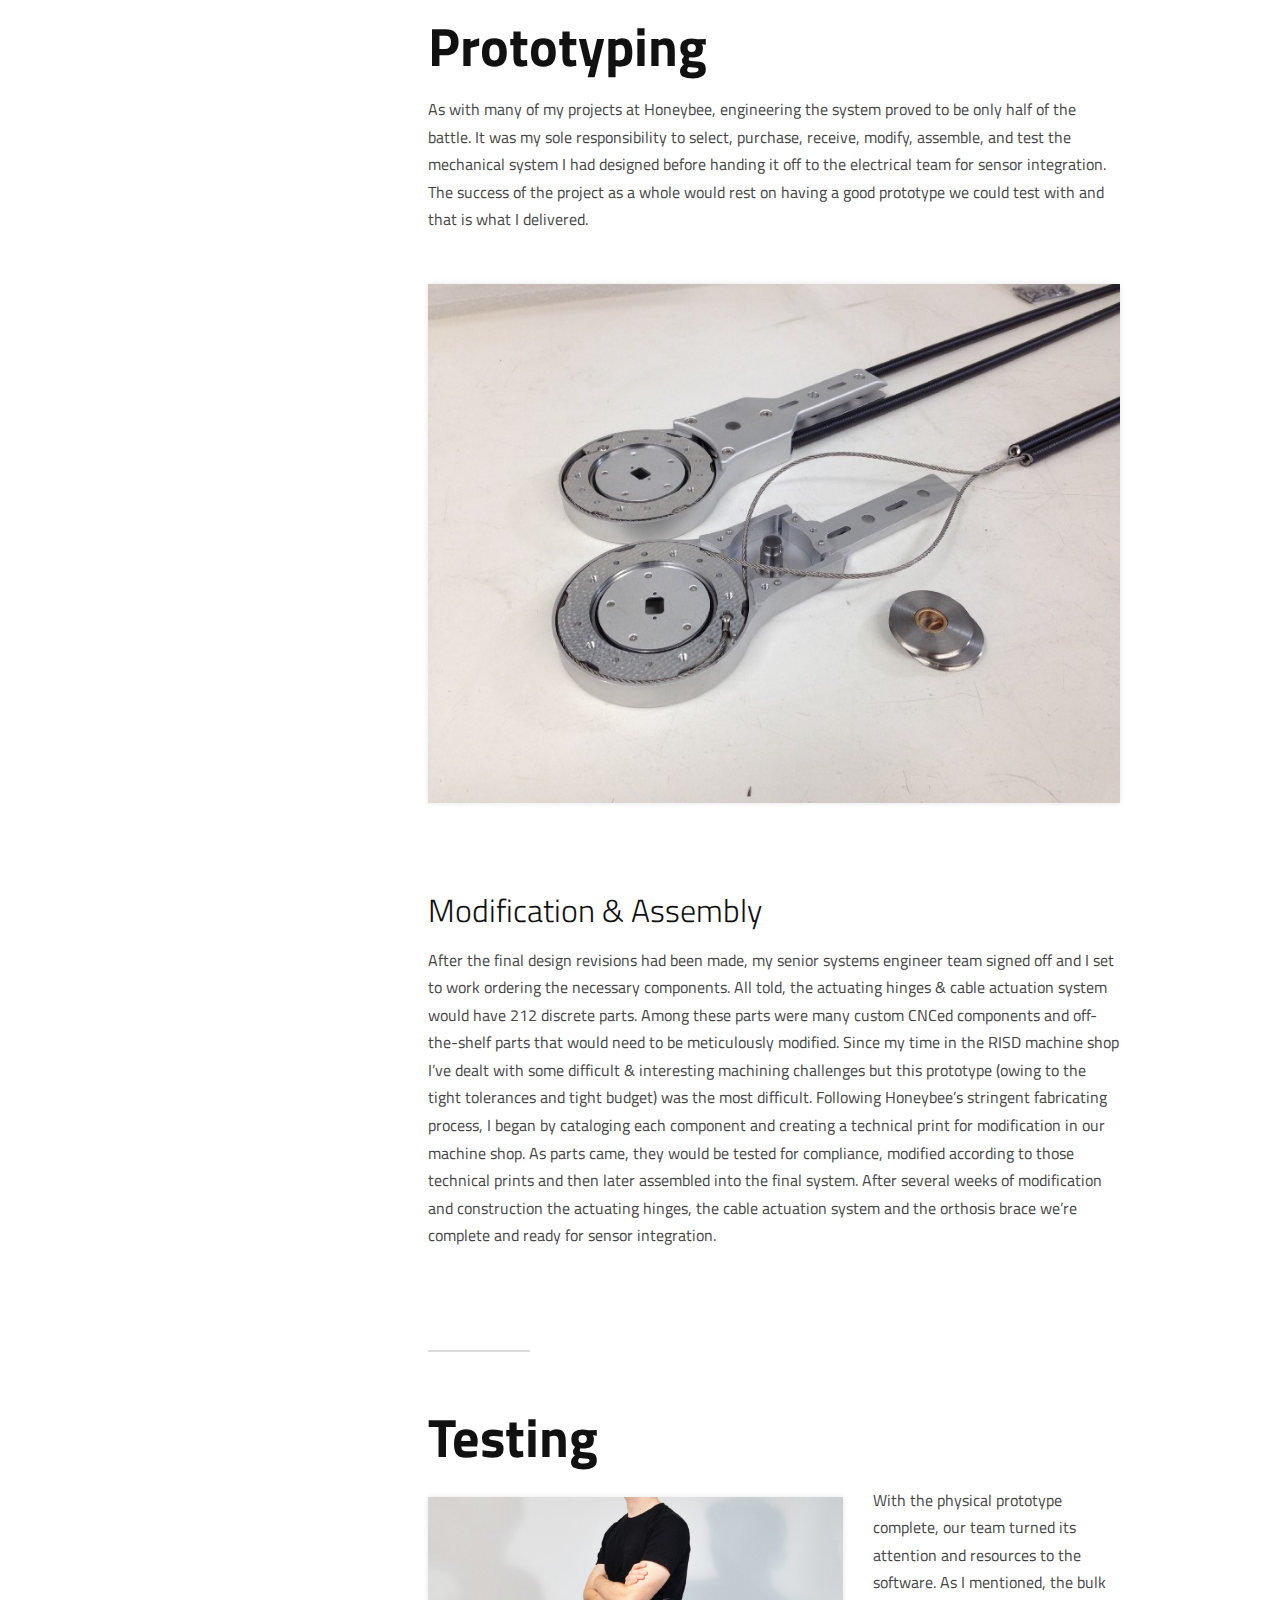
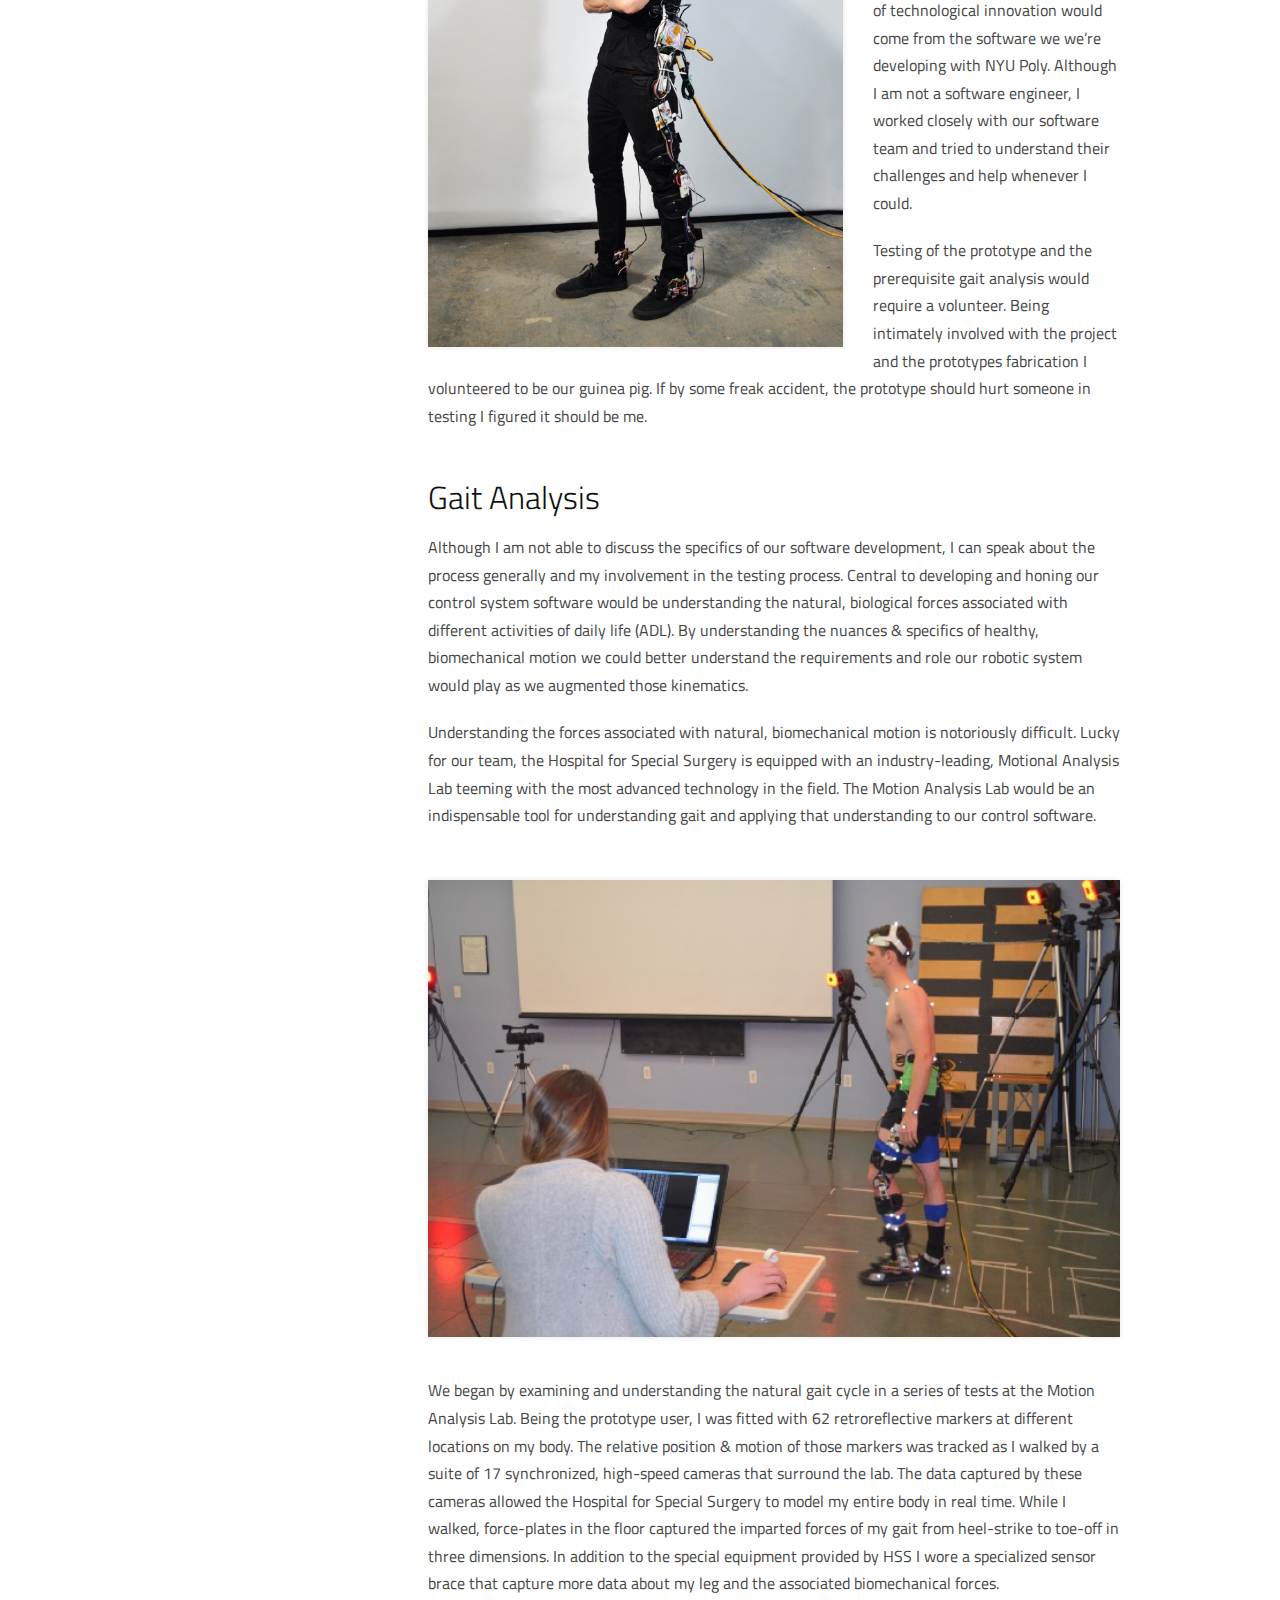
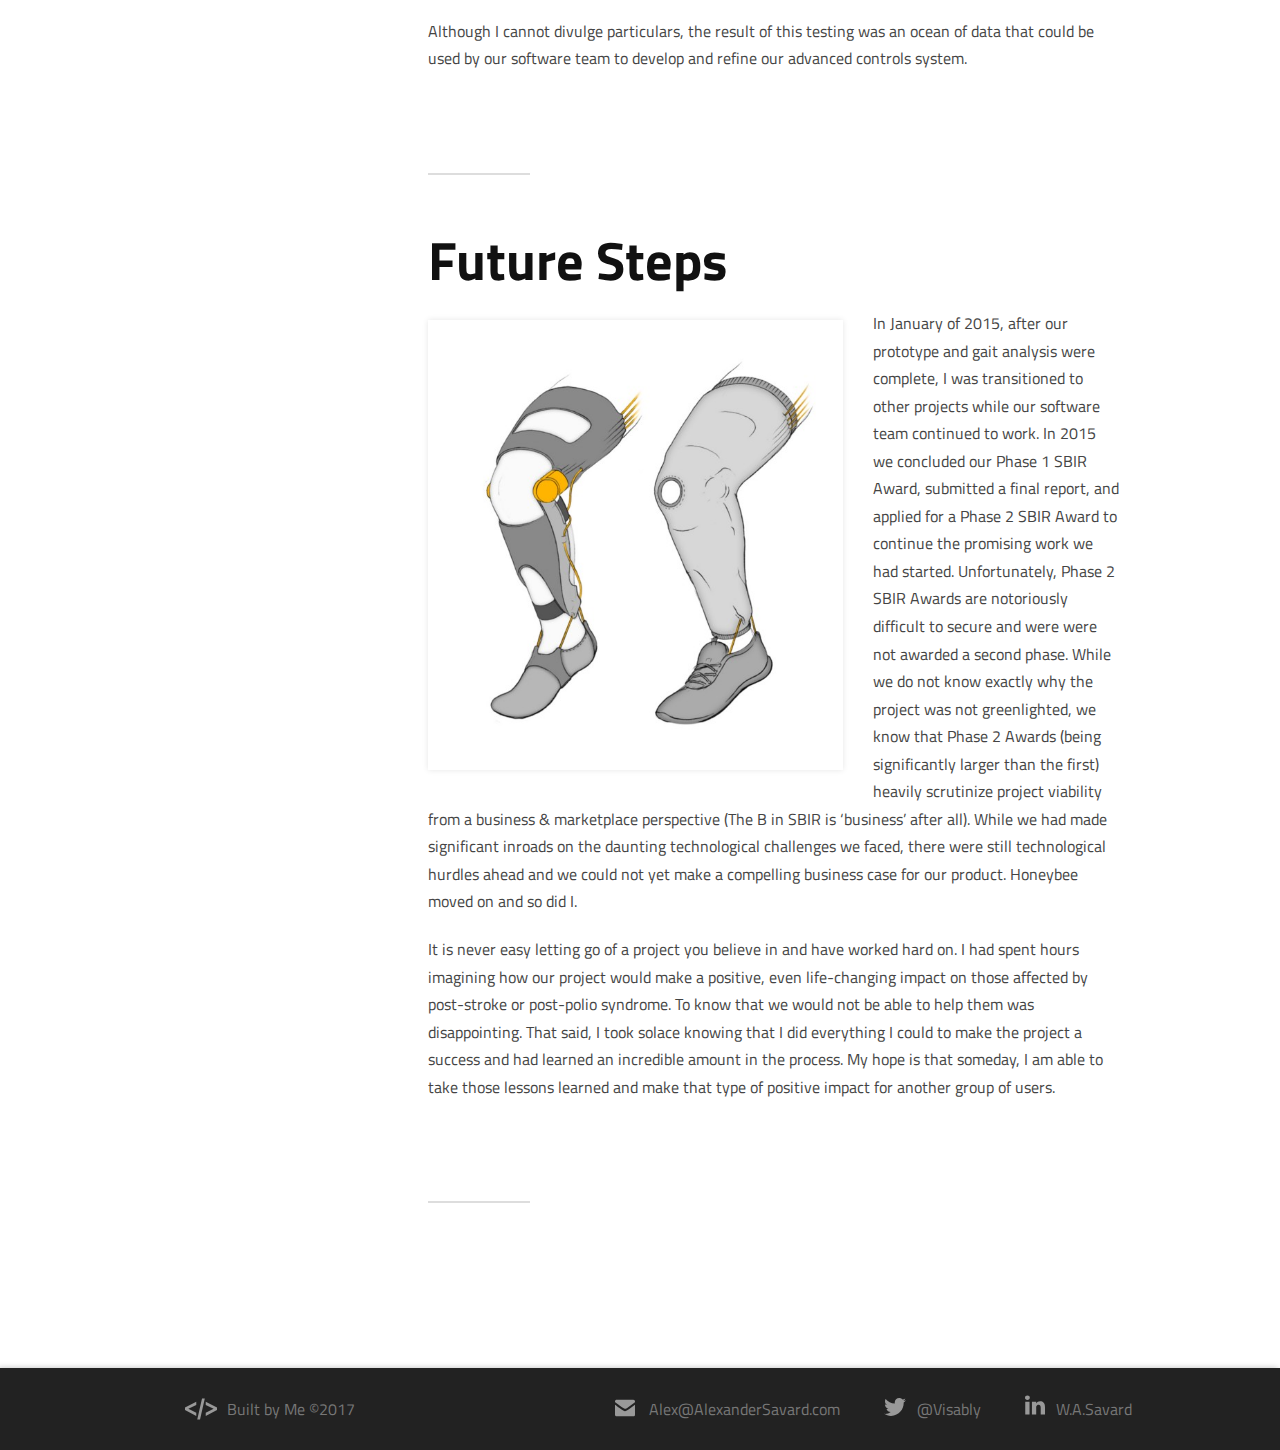
<file: robotic_orthosis.html>
<!DOCTYPE html>
<!-- Yes, I did build the site... -->
<!-- The code's not pretty but the work is. -->
<!-- ¯\_(ツ)_/¯ -->
<!--[if lt IE 7 ]><html class="ie ie6" lang="en"> <![endif]-->
<!--[if IE 7 ]><html class="ie ie7" lang="en"> <![endif]-->
<!--[if IE 8 ]><html class="ie ie8" lang="en"> <![endif]-->
<!--[if (gte IE 9)|!(IE)]><!--><html lang="en"> <!--<![endif]-->
<head>

	<!-- Basic Page Needs
  ================================================== -->
	<meta charset="utf-8">
	<title>Robotic Orthosis</title>
	<meta name="description" content="Robotic Leg Orthosis Designed By Alexander Savard">
	<meta name="keywords" content="William Alexander Alex Savard RISD UX Design Designer Product Portfolio Work User Experience">
	<meta name="author" content="Alex Savard">

	<!-- Mobile Specific Metas
  ================================================== -->
	<meta name="viewport" content="width=device-width, initial-scale=1, maximum-scale=1">

	<!-- CSS
  ================================================== -->

	<link rel="stylesheet" href="css/base.css">
	<link rel="stylesheet" href="css/layout.css">
	<!-- <link rel="stylesheet" href="stylesheets/skeleton.css"> -->


	<!--[if lt IE 9]>
		<script src="http://html5shim.googlecode.com/svn/trunk/html5.js"></script>
	<![endif]-->

	<!-- Favicons
	================================================== -->
	<link rel="shortcut icon" href="images/favicon.png">
	<link rel="apple-touch-icon" href="images/apple-touch-icon.png">
	<link rel="apple-touch-icon" sizes="72x72" href="images/apple-touch-icon-72x72.png">
	<link rel="apple-touch-icon" sizes="114x114" href="images/apple-touch-icon-114x114.png">

	<!-- Fonts
	================================================== -->
	<link href='http://fonts.googleapis.com/css?family=Open+Sans:300italic,400italic,600italic,700italic,800italic,400,300,600,700,800' rel='stylesheet' type='text/css'>

	<link href="https://fonts.googleapis.com/css?family=Titillium+Web:200,200i,300,300i,400,400i,600,600i,700,700i,900&amp;subset=latin-ext" rel="stylesheet">


	<!-- jQuery
	================================================== -->
	<script src="https://ajax.googleapis.com/ajax/libs/jquery/3.2.1/jquery.min.js"></script>


	<!-- Google Analytics
	================================================== -->
	<!-- Global site tag (gtag.js) - Google Analytics -->
	<script async src="https://www.googletagmanager.com/gtag/js?id=UA-108620427-1"></script>
	<script>
	  window.dataLayer = window.dataLayer || [];
	  function gtag(){dataLayer.push(arguments);}
	  gtag('js', new Date());

	  gtag('config', 'UA-108620427-1');
	</script>


</head>
<body>



	<!-- Primary Page Layout
	================================================== -->
	<header>
			<div class="wrapper">
				<div class="top-wrapper">
					<a href="index.html" class="logotype">Alex Savard<span id="ownership">'s</span>
					</a>
					<div id="hamburger" onclick="menuDrop()">
					  <span></span>
					  <span></span>
					  <span></span>
					  <span></span>
					</div>
				</div>				
				<nav id="mainmenu">
					<ul>
						<a href="digital.html"><li>Digital Work</li></a>
						<a href="physical.html"><li>Physical Work</li></a>
						<a href="other_projects.html"><li>Other Projects</li></a>
						<a href="alex.html"><li>Bio</li></a>
						<a href="contact.html"><li>Contact Info</li></a>
					</ul>
				</nav>
			</div> <!-- wrapper -->	
	</header>


	<div class="main-body" id="main-body">
		<div class="scroll-section">
			<div class="link-destination" id="overview"></div>
			<div class="feature project-feature" id="powa">
				<div class="wrapper light">
					<div class="feature-text">
						<h1>Robotic Orthosis</h1>
						<h2>Honeybee Robotics  &nbsp;|&nbsp;  2014-2015</h2>
						<p>
							In February of 2014, in partnership with NYU Poly and the Hospital for Special Surgery, Honeybee Robotics secured a Phase 1 SBIR Award to develop a “Discrete Personal Assistance Orthotic Walking Aid.” Despite the project’s complex title our challenge was conceptually simple: using the latest robotic technology, build a leg orthosis that could amplify the strength of the user to help them walk. Over the next year, I would serve as Honeybee’s principal researcher conducting clinical, market and user research as we worked to understand &amp; define our challenge. Additionally, I would serve as the lead designer and mechanical engineer as we moved from concept to physical prototype.
						</p>
					</div>
				</div>
			</div> <!-- feature -->
		</div>
		<div class="sub-nav-enclosure">
<!-- 			<div class="wrapper3"  id="wrapper3" onclick="arrowTest()"> -->
			<nav class="sub-nav wrapper3" id="subnav-anchor">
				<ul id="sections">
					<li onclick="subnavDrop()">Page Sections <span class="arrow" id="arrow"></span></li>
				</ul>	
<!-- 				</div>	 -->
			   
		

				<ul id="section-items">
					<a href="#overview" onclick="subnavDrop()"><li class="active" id="top-li">Overview</li></a>
					<a href="#research" onclick="subnavDrop()"><li>Research</li></a>
					<a href="#design" onclick="subnavDrop()"><li>Design</li></a>
					<a href="#engineering" onclick="subnavDrop()"><li>Engineering</li></a>
					<a href="#prototyping" onclick="subnavDrop()"><li>Prototyping</li></a>
					<a href="#testing" onclick="subnavDrop()"><li>Testing</li></a>
					<a href="#future" onclick="subnavDrop()"><li>Future Steps</li></a>

				</ul>
			</nav>
		</div>
		<div class="overview">
			<div class="wrapper">
				<div class="specs">
					<ul class="specs">
						<li><em>Company:</em> 
								Honeybee Robotics</li>
						<li id="roles"><em>My Role:</em>
								UX Researcher<br>
								System Designer<br>
								Mechanical Engineer<br>
								Fabricator</li>
					</ul>
				</div><div class="specs"> <!-- Adjacent Critical -->
					<ul class="specs">
						<li><em>Timeline:</em> 
								February 2014 - January 2015</li>
						<li id="collaborators"><em>Collaborators:</em>
								Honeybee Robotics<br>
								NYU Poly<br>
								Hospital for Special Surgery<br>
						</li>
					</ul>
				</div>
			</div>
		</div>
		<div class="project wrapper hr overview-section">
			<div class="link-destination" id="overview-section"> </div>
			<h2 class="top">Overview</h2>
			<p>
				In February of 2014, in partnership with NYU Poly and the Hospital for Special Surgery, Honeybee Robotics secured a Phase 1 SBIR Award to develop a “Discrete Personal Assistance Orthotic Walking Aid.” Despite the project’s complex title our challenge was conceptually simple: using the latest robotic technology, build a leg orthosis that could amplify the strength of the user to help them walk. Over the next year, I would serve as Honeybee’s principal researcher conducting clinical, market and user research as we worked to understand &amp; define our challenge. Additionally, I would serve as the lead designer and mechanical engineer as we moved from concept to physical prototype.
			</p>
		</div>
		<div class="project wrapper hr scroll-section">
			<div class="link-destination" id="research"> </div>
			<h2 class="top">Research</h2>
			<p>
				We began work on the SBIR (Award No. IIP-1345832) with an intense research phase. Although significant research had been done by all parties before the SBIR application was submitted, we still had a lot of assumptions to validate if we were to be successful. At the core of this research we sought to understand: who we were helping, how exactly we would be helping them, and what technology we could leverage to help them. While NYU Poly led the technological research (focused primarily on the control system software) I led the user research and competitive analysis that would inform and redefine our project. It is worth noting that until this project, Honeybee had never conducted any user research, this was something that I initiated and led.
			</p>
			<h3>User Research</h3>
			<p>
				Working independently, I began our user research by testing some of the critical assumptions we had made about who would be using our product. Chief among these assumptions was the idea that our primary user would be a typical American, age 50 years or older without any specific medical indications (beyond general, lower-extremity weakness). I began testing this assumption by talking to potential users and conducting user interviews. I wanted to better understand the people we intended to help; understanding their struggles, goals, behavior and perspective would better guide our efforts in the present and help users in the future.
			</p>
			<img src="images/powa/concept_and_user.jpg" class="image-wide">
			<p>
				Over the next few weeks, I would talk to 87 potential users about their struggles with mobility. Potential users were screened for lower-extremity weakness and subdivided into three categories based on age: those in their fifties, those in their sixties, and those seventy or older. Interviews we’re conducted exclusively outside of the office, often in the homes &amp; nursing homes where the users resided. Conducting interviews inside the user’s living environments yielded many of the benefits associated with contextual inquiries and added a rich layer of contextual data to my research.
			</p>
			<p>
				After conducting a sufficient number of interviews, I synthesized my research into a 36 page user research report. Although I cannot share the report or its contents, I can highlight the most consequential of my findings: Potential users of all ages were extremely resistant to wearing any type of robotic device no matter the potential benefit. Although stated reasons for this varied, they centered on two primary concerns: a lack of trust in robotic devices (especially those worn to actuate their own body) &amp; the stigma associated with wearing a “brace” even if it was concealed underneath clothing.
			</p>
			<p>
				This revelation (along with others in my report) forced us to significantly reevaluate our target user and pivot to a more defined clinical use case.
			</p>
			<h3>Clinical Research</h3>
			<p>
				Having made the decision to focus on a more defined clinical use case, I began working closely with our collaborators at the Hospital for Special Surgery to better understand the pathologies and injuries that result in lower-extremity weakness. After significant independent research guided by HSS, we decided the focus on three clinical populations which exhibit unilateral hemiparesis: those who have suffered a stroke (post-stroke), those who have suffered a traumatic brain injury (or other neurological injury, ISCI, etc), and those who suffer from post-polio syndrome (PPS). Although this new pathological focus greatly reduced the number of potential users, it also greatly increased the potential positive impact we could have on our users lives if we were successful. This was something the whole team felt very good about.
			</p>
			<img src="images/powa/clinical_research.jpg" class="image-wide" title="Susan was one of the patients I spoke to at HSS">
			<p>
				With a new primary user for the project, I set out to better understand those users and the unique struggles their pathologies create. Through our partnership with the Hospital for Special Surgery, I was able to conduct interviews with several post-stroke patients and one post-polio syndrome patient. As anyone familiar with stroke  will know, post-stroke symptoms can vary dramatically from patient to patient. For the purposes of our research, participants were screened for unilateral or bilateral muscle weakness. Although the interviews conducted were fruitful, this research was augmented with a significant amount of academic research focused on our targeted pathologies. The whole of this research was synthesized into another user research report which would inform our thinking and our design process throughout the project.
			</p>
			<h3>Competitive Analysis</h3>
			<p>
				In addition to understanding our user, I was also charged with identifying and understanding other current, competitive products/solutions. This understanding would be critical in identifying opportunities in the market place but also critical to understanding what options &amp; features currently exist for our potential users. Although competitive research had been conducted prior to the start of the project, it was far from exhaustive and focused mostly on “exoskeleton systems” that amplify human strength beyond normal levels. My competitive analysis was conducted in tandem with our user research and was summarized in a competitive analysis report. Although I cannot share the report or its content, I can share some key details.
			</p>
			<img src="images/powa/ga_tech_kafo.jpg" class="image-half" title="A KAFO in development at Georgia Tech">
			<p>
				My competitive analysis report identified &amp; detailed 33 competitive products along with information on the 21 companies that produced them. Of those products, I identified four as direct competitors and dug deep to provide as much information as possible on each. With each of these four products, care was taken to understand how the system works: mechanically (e.g. hydraulics), electronically (e.g. how long does the battery last?), and software-wise (e.g. what is the likely control architecture?). Equally important was answering: who developed it, what other products have they developed, when was it developed, is it still supported, how is it supported, how much it costs, what national healthcare system was is developed inside, what technology/patents does it leverage, and how it provides specific value to each user. Fully understanding these competitive solutions was essential form a business perspective but also informed our future designs.
			</p>
		</div>
		<div class="project wrapper scroll-section">
			<div class="link-destination" id="design"> </div>

			<h2>Design</h2>
			<p>
				Honeybee’s design efforts in the first phase of this SBIR award would focus on the mechanical &amp; electrical development of a proof-of-concept prototype. Although, the bulk of the technological innovation in this project would come from the control software not the hardware or electrical systems, a well-designed prototype would be necessary before we could test that software. I would serve as the lead designer &amp; mechanical engineer of that prototype.
			</p>
			<img src="images/powa/all_designs.jpg" class="image-full" title="">
			<h3>Conceptual Design</h3>
			<img src="images/powa/conceptual_design.jpg" class="image-plus">
			<p>
				Having no prior experience in the design of orthoses, I sought out the advice of Glenn Garrison, an ABC-Certified Prosthetist and Orthotist and Director of Prosthetics and Orthotics at the Hospital for Special Surgery. Glenn was invaluable in introducing me to the field of orthoses and to all of the struggles orthotists face as they help people with their devices. We would work collaboratively over the coming months to create our prototype, Glenn and his department creating the main brace structure and Honeybee creating the actuating hinges. In addition to Glenn’s counsel, I became an expert on the anatomy of the human leg by studying medical textbooks. Understanding the structures, functions, and forces associate with the biological leg is essential for the orthotists augmenting them. Did you know that the kinetic frictional coefficient in the human knee is 0.003?
			</p>
			<img src="images/powa/glenn.jpg" class="image-plus">
			<p>
				Although initially, many different designs were considered to provide torque about the knee, ankle, and hip, to reduce mechanical complexity we quickly narrowed our focus to a  Knee-Ankle-Foot Orthosis (KAFO) that would produce torque only about the knee. Such a prototype would be much easier to build and just as effective in testing our control software. Actuation about the hip and ankle would be added in later versions. After several rounds of designs &amp; prototypes, I settled on a cable-driven system that would apply torque from the femoral brace to the tibial brace through a unique dual-pulley-hinge design. The cable actuation system, the battery pack, &amp; system controls would be housed off the orthosis in a backpack worn by the user.
			</p>
		</div>
		<div class="project wrapper hr scroll-section">
			<div class="link-destination" id="engineering"> </div>

			<h2>Engineering</h2>
			<p>
				As with most ideas, it is one thing to conceive of or draw a robotic orthosis prototype and quite another thing to engineer, analyze and build it. In this instance, I was called on to do both.
			</p>
			<img src="images/powa/assembly_axes.jpg" class="image-plus">
			<img src="images/powa/assembly_torque.jpg" class="image-plus">
			<p>
				I began by deriving the torque requirements for the actuating hinge. Unsure of the exact use case for the prototype we designed to a worst-case scenario, with the intention of dramatically scaling back the force requirements once we had better data on the force necessary for different use-cases. Our initial torque requirement was 877 inch-lbs of extension torque about the knee (enough torque for a 150 lb user to squat effortlessly). This intentional over-design led to a prototype that that was quite bulky but also physically robust.
			</p>
			<p>
				The center piece of the hinge design (pun intended) is the unique dual-pulley system which can provide both flexion and extension torque by pulling on opposing cables. By pulling both cables simultaneously the system can also lock itself or provide resistance to natural motion. This antagonistic cable system mimics the biological function of the quadriceps and the hamstrings. These four cables (two extension and two flexion on either side of the knee) run from the actuating hinge to the cable actuation system (CAS) through bowden conduit. Inside the CAS, the matching actuating cables connect to stiff compliance springs before joining together and connecting to their actuator via another pulley in a pillow block. The inline compression springs mimic the natural compliance of biological tendons and muscle while providing critical shock absorption. In addition to all the mechanical considerations the design had to also carefully incorporate a specced suite of sensors (imu, position, etc) and all the necessary wiring.
			</p>
			<h3>Analysis</h3>
			<img src="images/powa/analysis.jpg" class="image-plus">
			<p>
				Unlike many of the prototyping projects I had worked on in school, this system needed to be mechanically analyzed and carefully vetted before I could begin building it. Any miscalculation could lead to mechanical failure and mechanical failure could lead to sever injury for the user. To ensure that my designs would hold up to the force requirements I conducted some simple finite element analysis (FEA) on each load-bearing component. Such analysis allowed us to feel confident that the prototype was not in danger of breaking under the worst of circumstances. Additionally, each of the purchased components was selected was from a certified vendor on Honeybee’s approved suppliers list.
			</p>
		</div>
		<div class="project wrapper hr scroll-section">
			<div class="link-destination" id="prototyping"> </div>

			<h2>Prototyping</h2>
			<p>
				As with many of my projects at Honeybee, engineering the system proved to be only half of the battle. It was my sole responsibility to select, purchase, receive, modify, assemble, and test the mechanical system I had designed before handing it off to the electrical team for sensor integration. The success of the project as a whole would rest on having a good prototype we could test with and that is what I delivered.
			</p>
			<img src="images/powa/hinges.jpg" class="image-wide">
			<h3>Modification &amp; Assembly</h3>
			<p>
				After the final design revisions had been made, my senior systems engineer team signed off and I set to work ordering the necessary components. All told, the actuating hinges &amp; cable actuation system would have 212 discrete parts. Among these parts were many custom CNCed components and off-the-shelf parts that would need to be meticulously modified. Since my time in the RISD machine shop I’ve dealt with some difficult &amp; interesting machining challenges but this prototype (owing to the tight tolerances and tight budget) was the most difficult. Following Honeybee’s stringent fabricating process, I began by cataloging each component and creating a technical print for modification in our machine shop. As parts came, they would be tested for compliance, modified according to those technical prints and then later assembled into the final system. After several weeks of modification and construction the actuating hinges, the cable actuation system and the orthosis brace we’re complete and ready for sensor integration.
			</p>
		</div>
		<div class="project wrapper hr scroll-section">
			<div class="link-destination" id="testing"> </div>

			<h2>Testing</h2>
			<img src="images/powa/wired_up.jpg" class="image-plus">
			<p>
				With the physical prototype complete, our team turned its attention and resources to the software. As I mentioned, the bulk of technological innovation would come from the software we we’re developing with NYU Poly. Although I am not a software engineer, I worked closely with our software team and tried to understand their challenges and help whenever I could.
			</p>
			<p>
				Testing of the prototype and the prerequisite gait analysis would require a volunteer. Being intimately involved with the project and the prototypes fabrication I volunteered  to be our guinea pig. If by some freak accident, the prototype should hurt someone in testing I figured it should be me.
			</p>
			<h3>Gait Analysis</h3>
			<p>
				Although I am not able to discuss the specifics of our software development, I can speak about the process generally and my involvement in the testing process. Central to developing and honing our control system software would be understanding the natural, biological forces associated with different activities of daily life (ADL). By understanding the nuances & specifics of healthy, biomechanical motion we could better understand the requirements and role our robotic system would play as we augmented those kinematics.
			</p>
			<p>
				Understanding the forces associated with natural, biomechanical motion is notoriously difficult. Lucky for our team, the Hospital for Special Surgery is equipped with an industry-leading, Motional Analysis Lab teeming with the most advanced technology in the field. The Motion Analysis Lab would be an indispensable tool for understanding gait and applying that understanding to our control software.
			</p>
			<img src="images/powa/gait_analysis.jpg" class="image-wide">
			<p>
				We began by examining and understanding the natural gait cycle in a series of tests at the Motion Analysis Lab. Being the prototype user, I was fitted with 62 retroreflective markers at different locations on my body. The relative position & motion of those markers was tracked as I walked by a suite of 17 synchronized, high-speed cameras that surround the lab. The data captured by these cameras allowed the Hospital for Special Surgery to model my entire body in real time. While I walked, force-plates in the floor captured the imparted forces of my gait from heel-strike to toe-off in three dimensions. In addition to the special equipment provided by HSS I wore a specialized sensor brace that capture more data about my leg and the associated biomechanical forces.
			</p>
			<p>
				Although I cannot divulge particulars, the result of this testing was an ocean of data that could be used by our software team to develop and refine our advanced controls system.
			</p>
		</div>
		<div class="project wrapper hr scroll-section">
			<div class="link-destination" id="future"> </div>
			<h2>Future Steps</h2>
			<img src="images/powa/future_version.jpg" class="image-plus">
			<p>
				In January of 2015, after our prototype and gait analysis were complete, I was transitioned to other projects while our software team continued to work. In 2015 we concluded our Phase 1 SBIR Award, submitted a final report, and applied for a Phase 2 SBIR Award to continue the promising work we had started. Unfortunately, Phase 2 SBIR Awards are notoriously difficult to secure and were were not awarded a second phase. While we do not know exactly why the project was not greenlighted, we know that Phase 2 Awards (being significantly larger than the first) heavily scrutinize project viability from a business & marketplace perspective (The B in SBIR is ‘business’ after all). While we had made significant inroads on the daunting technological challenges we faced, there were still technological hurdles ahead and we could not yet make a compelling business case for our product. Honeybee moved on and so did I.
			</p>
			<p>
				It is never easy letting go of a project you believe in and have worked hard on. I had spent hours imagining how our project would make a positive, even life-changing impact on those affected by post-stroke or post-polio syndrome. To know that we would not be able to help them was disappointing. That said, I took solace knowing that I did everything I could to make the project a success and had learned an incredible amount in the process. My hope is that someday, I am able to take those lessons learned and make that type of positive impact for another group of users.
			</p>
		</div>
	</div> <!-- main body -->	

<footer>
		<nav class="wrapper">
			<div class="footer-left">
				<a href="" id="copyright" class="dev">
					<svg width="32px" height="32px" viewBox="0 0 174 114" version="1.1" xmlns="http://www.w3.org/2000/svg" xmlns:xlink="http://www.w3.org/1999/xlink" id="html3">
					    <!-- Generator: Sketch 46.2 (44496) - http://www.bohemiancoding.com/sketch -->
					    <title>html</title>
					    <desc>Created with Sketch.</desc>
					    <defs></defs>
					    <g id="Page-1" stroke="none" stroke-width="1" fill="none" fill-rule="evenodd">
					        <g fill-rule="nonzero" fill="#999999">
					            <path d="M61.2452813,94.772 L0,62.9524286 L0,49.0308571 L61.2452813,17.081 L61.2452813,35.093 L18.4140938,56.2047143 L61.2452813,76.7464286 L61.2452813,94.772 Z M107.697844,0 L81.7093125,114 L66.544125,114 L92.5326563,0 L107.697844,0 Z M155.591344,56.2047143 L112.754719,35.0957143 L112.754719,17.0837143 L174,49.0308571 L174,62.9524286 L112.754719,94.772 L112.754719,76.7464286 L155.591344,56.2047143 Z" id="Shape"></path>
					        </g>
					    </g>
					</svg>
					Built by Me &#169;2017
				</a>
			</div>
			<div class="footer-right">
			<a href="mailto:alex@alexandersavard.com" class="social mail" target="_blank">
				<svg enable-background="new 0 0 24 24" height="20px" id="Layer_1" version="1.1" viewBox="0 0 24 24" width="20px" xml:space="preserve" xmlns="http://www.w3.org/2000/svg" xmlns:xlink="http://www.w3.org/1999/xlink"><path clip-rule="evenodd" d="M11.984,13C10.031,13-0.031,4.891-0.031,4.891V4c0-1.104,0.896-2,2.002-2h20.026  C23.104,2,24,2.896,24,4l-0.016,1C23.984,5,14.031,13,11.984,13z M11.984,15.75c2.141,0,12-7.75,12-7.75L24,20  c0,1.104-0.896,2-2.003,2H1.971c-1.105,0-2.002-0.896-2.002-2l0.016-12C-0.016,8,10.031,15.75,11.984,15.75z" fill="#999999"/></svg>
				<p>Alex@AlexanderSavard.com</p>
			</a>
			<a href="https://twitter.com/visably" class="social twitter" target="_blank">
				<svg xmlns:rdf="http://www.w3.org/1999/02/22-rdf-syntax-ns#" xmlns="http://www.w3.org/2000/svg" viewBox="0 0 300.00006 244.18703" height="22" width="22" version="1.1" xmlns:cc="http://creativecommons.org/ns#" xmlns:dc="http://purl.org/dc/elements/1.1/">
 				<g style="" transform="translate(-539.18 -568.86)"><path d="m633.9 812.04c112.46 0 173.96-93.168 173.96-173.96 0-2.6463-0.0539-5.2806-0.1726-7.903 11.938-8.6302 22.314-19.4 30.498-31.66-10.955 4.8694-22.744 8.1474-35.111 9.6255 12.623-7.5693 22.314-19.543 26.886-33.817-11.813 7.0031-24.895 12.093-38.824 14.841-11.157-11.884-27.041-19.317-44.629-19.317-33.764 0-61.144 27.381-61.144 61.132 0 4.7978 0.5364 9.4646 1.5854 13.941-50.815-2.5569-95.874-26.886-126.03-63.88-5.2508 9.0354-8.2785 19.531-8.2785 30.73 0 21.212 10.794 39.938 27.208 50.893-10.031-0.30992-19.454-3.0635-27.69-7.6468-0.009 0.25652-0.009 0.50661-0.009 0.78077 0 29.61 21.075 54.332 49.051 59.934-5.1376 1.4006-10.543 2.1516-16.122 2.1516-3.9336 0-7.766-0.38716-11.491-1.1026 7.7838 24.293 30.355 41.971 57.115 42.465-20.926 16.402-47.287 26.171-75.937 26.171-4.929 0-9.7983-0.28036-14.584-0.84634 27.059 17.344 59.189 27.464 93.722 27.464" fill="#999999"/></g>
				</svg>
			<p>@Visably</p></a>
			<a href="https://www.linkedin.com/in/alexander-savard/" class="social linkedin" target="_blank">
				<svg xmlns="http://www.w3.org/2000/svg" width="20" height="20" fill="#999999" viewBox="0 5 1036 990"><path d="M0 120c0-33.334 11.667-60.834 35-82.5C58.333 15.833 88.667 5 126 5c36.667 0 66.333 10.666 89 32 23.333 22 35 50.666 35 86 0 32-11.333 58.666-34 80-23.333 22-54 33-92 33h-1c-36.667 0-66.333-11-89-33S0 153.333 0 120zm13 875V327h222v668H13zm345 0h222V622c0-23.334 2.667-41.334 8-54 9.333-22.667 23.5-41.834 42.5-57.5 19-15.667 42.833-23.5 71.5-23.5 74.667 0 112 50.333 112 151v357h222V612c0-98.667-23.333-173.5-70-224.5S857.667 311 781 311c-86 0-153 37-201 111v2h-1l1-2v-95H358c1.333 21.333 2 87.666 2 199 0 111.333-.667 267.666-2 469z"/></svg>

				<p>W.A.Savard</p></a>
			</div>
		</nav>
	</footer>

<script src="js/base.js">
</script>
<script>
$(document).ready(function(){
  $("a").on('click', function(event) {
  	console.log(this.hash);
    if (this.hash !== "") {
      event.preventDefault();
      var hash = this.hash;

      $('html, body').animate({
        scrollTop: $(hash).offset().top
      }, 1600, function(){
   	  window.location.hash = hash;
      });
    } // End if
  });
});
</script>
<!-- End Document
================================================== -->
</body>
</html>
</file>
<file: css/layout.css>
/* Table of Content
==================================================
	#Site Styles
	#Page Styles
	#Media Queries
	#Font-Face */

/* #Site Styles
================================================== */
body {
	background-color: #ffffff;
}

.main-body.closable {}

.wrapper {
 	width: 1024px;
 	margin: 0px auto;
 	padding: 0px 32px;
 	box-sizing: border-box;
}

.project.wrapper {
	position: relative;
	padding: 0px 32px 50px 300px;
	box-sizing: border-box;
}

.project.wrapper.hr:after {
    content: " ";
    border: 1px solid #dddddd;
    margin-top: 100px;
    margin-bottom: 15px;
    display: block;
    max-width: 100px;
}

hr {
	width: 100px;
	margin: 0px;
}

.disabled {
	pointer-events: none;
}

/* #HEADER
=================== */

header {
 	background-color: #f9f9f9;
 	border-bottom: 1px solid #dddddd;
 	border-top: 1px solid #dddddd;
 	position: -webkit-sticky;
 	position: fixed;
 	width: 100vw;
 	top: 0;
 	box-shadow: 0 1px 9px rgba(0,0,0,.26);
	z-index: 999;
/* 	display: flex;
 	justify-content: center;*/
}
header .top-wrapper {
 	height: 64px;
 	display: flex;
 	align-items: center;
 	justify-content: space-between;
}

header a.logotype {
 	font-size: 1.6em;
 	font-weight: 700;
 	color: #111111;
}

header a.logotype #ownership{
	opacity: 0;
	-webkit-transition: .3s cubic-bezier(0.4, 0.0, 0.2, 1);
	transition: .3s cubic-bezier(0.4, 0.0, 0.2, 1);
	transition-delay: .3s;
}

header a.logotype #ownership.opaque{
	opacity: 1;
}

header .testbox {
 	display: inline-block;
 	width: 20px;
 	height: 20px;
 	background-color: red;
 	margin: 10px;
}
#beta-tag {
	position: absolute;
	/*margin-left: 100px;*/
	background-color: #f9f9f9;
	padding: 0px 10px;
	z-index: -1;
	box-shadow: 0 1px 3px rgba(0,0,0,0.26);
	font-size: .8em;
	line-height: 1.7em;
	font-weight: 700;
	color: #cccccc;
}

 /* #MENU
=================== */

nav#mainmenu {
	display: block;
	overflow: hidden;
	max-height: 0; 	
	-webkit-transition: .3s cubic-bezier(0.4, 0.0, 0.2, 1);
	transition: .3s cubic-bezier(0.4, 0.0, 0.2, 1);
}
nav#mainmenu ul {
	margin-bottom: 40px;
}

nav#mainmenu li {
	font-size: 1.4em;
	font-weight: 300;
	padding: 10px 20px;
	margin: 0px;
	opacity: 0;
	-webkit-transition: .3s cubic-bezier(0.4, 0.0, 0.2, 1);
	transition: .3s cubic-bezier(0.4, 0.0, 0.2, 1);
	transition-delay: opacity .3s;
}

nav#mainmenu li:hover {
	/*color: #ffffff;*/
	background-color: #eeeeee;
	-webkit-transition: .05s cubic-bezier(0.4, 0.0, 0.2, 1);
	transition: .05s cubic-bezier(0.4, 0.0, 0.2, 1);
}

nav#mainmenu.open {
/*	overflow: scroll;
*/	max-height: 230px; /* <=== MENU HEIGHT*/
}

nav#mainmenu.open li {
	opacity: 1;
}

/* #HAMBURGER
=================== */

		#hamburger {
		  width: 32px;
		  height: 24px;
		  -webkit-transform: rotate(0deg);
		  transform: rotate(0deg);
			-webkit-transition: .2s cubic-bezier(0.4, 0.0, 0.2, 1);
			transition: .2s cubic-bezier(0.4, 0.0, 0.2, 1);
		  cursor: pointer;
		}

		#hamburger span{
		  display: block;
		  position: absolute;
		  height: 4px;
		  width: 100%;
		  background: #444444;
		  border-radius: 0px;
		  opacity: 1;
		  left: 0;
		  -webkit-transform: rotate(0deg);
		  transform: rotate(0deg);
			-webkit-transition: .2s cubic-bezier(0.4, 0.0, 0.2, 1);
			transition: .2s cubic-bezier(0.4, 0.0, 0.2, 1);
		}

		/* Icon 3 */

		#hamburger span:nth-child(1) {
		  top: 0px;
		}
		#hamburger span:nth-child(2),#hamburger span:nth-child(3) {
		  top: 10px;
		}
		#hamburger span:nth-child(4) {
		  top: 20px;
		}
		#hamburger.open span:nth-child(1) {
		  top: 10px;
		  width: 0%;
		  left: 50%;
		  opacity: 0;
		}

		#hamburger.open span:nth-child(2) {
		  -webkit-transform: rotate(45deg);
		  transform: rotate(45deg);
		}

		#hamburger.open span:nth-child(3) {
		  -webkit-transform: rotate(-45deg);
		  transform: rotate(-45deg);
		}

		#hamburger.open span:nth-child(4) {
		  top: 10px;
		  width: 0%;
		  left: 50%;
		  opacity: 0;
		}



/* #HOME
================================================== */
/*================================================ */

div.main-body {
	margin-top: 66px;
	top: 0;
}

div.intro {
	padding: 150px 0px;
}

h1.intro {
	font-size: 2em;
	color: #111111;
	font-weight: 400;
	text-align: center;
}

h1.intro em {
	font-style: normal;
	font-weight: 700;
	border-bottom: 6px solid #F5A623;
	box-sizing: border-box;
	cursor: pointer;
}
h1.intro em:hover {
	color: #ffffff;
}


em#alex:hover { background-position: 0px 0px; }
em#ux:hover { background-position: 0px 0px; }
em#digital:hover { background-position: 0px 0px; }
em#physical:hover { background-position: 0px 0px; }


em#alex { 
	border-color: #ffc107; /*YELLOW*/
	background: linear-gradient(rgba(74,144,226,0) 1%,rgba(255,193,7,1) 1%);
	background-repeat: no-repeat;
	background-position: 0px 54px;
	-webkit-transition: .15s cubic-bezier(0.4, 0.0, 0.2, 1);
	transition: .15s cubic-bezier(0.4, 0.0, 0.2, 1);
}
em#ux { 
	border-color: #2196f3; /*BLUE*/
	background: linear-gradient(rgba(74,144,226,0) 1%,#2196f3 1%);
	background-repeat: no-repeat;
	background-position: 0px 54px;
	-webkit-transition: .15s cubic-bezier(0.4, 0.0, 0.2, 1);
	transition: .15s cubic-bezier(0.4, 0.0, 0.2, 1);
}
em#digital { 
	border-color: #f44336; /*RED*/
	background: linear-gradient(rgba(74,144,226,0) 1%,#f44336 1%);
	background-repeat: no-repeat;
	background-position: 0px 54px;
	-webkit-transition: .15s cubic-bezier(0.4, 0.0, 0.2, 1);
	transition: .15s cubic-bezier(0.4, 0.0, 0.2, 1); 
}
em#physical { 
	border-color: #4caf50; /*GREEN*/
	background: linear-gradient(rgba(74,144,226,0) 1%,#4caf50 1%);
	background-repeat: no-repeat;
	background-position: 0px 54px;
	-webkit-transition: .15s cubic-bezier(0.4, 0.0, 0.2, 1);
	transition: .15s cubic-bezier(0.4, 0.0, 0.2, 1);
}

h2.intro {
	font-size: 1em;
	font-weight: 200;
	text-align: center;
	margin-top: 40px;
}

/* #FILTER BAR
=================== */

.filter-bar {
	background-color: #f6f6f6;
	border-top: 1px solid #dddddd;
	box-shadow: 0px 1px 6px rgba(0,0,0,0.26);
	display: none;
	align-items: center;
	height: 0px;
	overflow: hidden;
	-webkit-transition: .15s cubic-bezier(0.4, 0.0, 0.2, 1);
	transition: .15s cubic-bezier(0.4, 0.0, 0.2, 1);
}
.filter-bar h4 {
	display: inline-block;
	color: #999999;
}
h4.showing {
	font-weight: 700;
	margin-right: 10px;
}
span.close {
	display: block;
	transform: rotate(0);
    position: relative;
}
.close-wrapper {
	height: 30px;
	width: 30px;
	display: inline-block;
	float: right;
	cursor: pointer;
}
span.close::after {
	content: "";
	background-color: #999999;
    width: 4px;
    height: 30px;
    display: inline-block;
    position: absolute;
    top: 0;
    right: 50%;
    -webkit-transform: rotate(135deg);
    transform: rotate(135deg);
}
span.close::before {
	content: "";
	background-color: #999999;
    width: 4px;
    height: 30px;
    display: inline-block;
    position: absolute;
    top: 0;
    right: 50%;
    -webkit-transform: rotate(45deg);
    transform: rotate(45deg);
}
.type-wrapper {
	display: inline-block;
	position: relative;
	width: 150px;
	height: 22px;
}
#ux-work {
	position: absolute;
	left: 0px;
	opacity: 0;
	transition: opacity .2s ease-in-out;
	transition-delay: .2s;
}
#digital-work {
	position: absolute;
	left: 0px;
	opacity: 0;
	transition: opacity .2s ease-in-out;
	transition-delay: .2s;
}
#physical-work {
	position: absolute;
	left: 0px;
	opacity: 0;
	transition: opacity .2s ease-in-out;
	transition-delay: .2s;
}



/* #FEATURES
=================== */
div.feature {
	min-height: 450px;
	background-size: cover;
	background-repeat: no-repeat;
	background-position:50% 50%;
	box-shadow: 0px 0px 6px rgba(0,0,0,0.26);
}
div.feature#sos-pop  {
	box-shadow: 0px 0px 6px rgba(0,0,0,0);
	border: 0px solid transparent;
}
div#sos {
	background-image: url("../images/01_sos.jpg");
	background-color: #FF3B33;
}
div#sos-pop.feature {
	background-image: url("../images/02_sos_pop.jpg");
	background-position: center top;
	min-height: 520px;
	padding-top: 90px;
}
div#powa {
	background-image: url("../images/01_powa_on.jpg");
	background-color: #eeeeee;
}
div#vic {
	background-image: url("../images/01_vic.jpg");
	background-color: #222222;
}
div#tango {
	background-image: url("../images/01_tango.jpg");
	background-color: #F88401;
}
div#ga-ux {
	background-image: url("../images/01_ga_ux.jpg");
	background-color: #111111;
}
div#nysearch {
	background-image: url("../images/01_nysearch.jpg");
}
div#ndi {
	background-image: url("../images/01_ndi.jpg");
	background-color: #124C89;
}
div#clpha {
	background-image: url("../images/01_clpha.jpg");
	background-color: #65A597;
}
.feature-text {
	width: 55%;
	padding: 60px 0px 40px 0px;
}
.dark, .dark h1, .dark h2, .dark h3 {
	color: #ffffff;
}
.feature h2 {
	font-size: 2.5em;
	font-weight: 200;
	margin-bottom: 10px; 
}
#ndi h2 {
	font-size: 2.3em;
}
.feature h3 {
	font-size: 1.2em;
	font-weight: 700;
	margin-bottom: 20px;
}
.feature p {
	font-size: .9em;
	line-height: 1.5em;
}
.main-body div.feature {
	position: relative;
}
.link-destination#portfolio {
    position: absolute;
    top: -90px;
}
div#sos, div#sos-pop, div#powa, div#vic, div#tango, div#ga-ux, div#nysearch, div#ndi, div#clpha {
	-webkit-transition: .25s cubic-bezier(0.4, 0.0, 0.2, 1);
	transition: .25s cubic-bezier(0.4, 0.0, 0.2, 1);
}
.feature-text {
	-webkit-transition: .25s cubic-bezier(0.4, 0.0, 0.2, 1);
	transition: .25s cubic-bezier(0.4, 0.0, 0.2, 1);
}
div.feature.hovered {
	margin-left: -20px;
	margin-right: 0px
}
.hovered .feature-text {
	margin-left: 10px;
}


button {
	margin: 0px;
	padding: 0px;
	background-color: transparent;
	background-image: none;
}
button:hover {
	background-image: none;
	background-color: rgba(255,255,255,1);
}
button.arro svg {
	height: 25px;
	width: 25px;
	padding: 16px;
}
button.arro svg:hover {
	fill: #111111;
}
#sos button.arro svg:hover {
	fill: red;
}
#sos-pop button.arro svg:hover {
	fill: red;
}
#tango button.arro svg:hover {
	fill: orange;
}
#tango button.arro.coming-soon:hover {
	color: orange;
}
button.arro {
	height: 60px;
	width: 60px;
	border: 1px solid #111111;
	border-radius: 100%;
	float: right;
	margin-right: 10px;
	opacity: 0;
	-webkit-transition: .25s cubic-bezier(0.4, 0.0, 0.2, 1);
	transition: .25s cubic-bezier(0.4, 0.0, 0.2, 1);
}
button.arro.hovered {
	margin-right: 0px;
	opacity: 1;
}
.dark button.arro {
	border: 1px solid #ffffff;
}
button.arro.dark svg {
	fill: #111111;
}
button.arro.dark:hover {
	background-color: #111111;
}
button.arro.dark svg:hover {
	fill: #ffffff;
}
button.coming-soon {
	height: 80px;
	width: 80px;
	font-size: .9em;
	line-height: 1em;
	font-family: 'Titillium Web';
	text-transform: uppercase;
	text-align: center;
}
.dark button.coming-soon {
	color: #ffffff;
}
.dark button.coming-soon:hover {
	color: #111111;
}

#ga-ux .feature-text {
	padding-right: 20px;
	padding-left: 20px;
	margin-left: -20px;
	background-color: rgba(47,35,44,0.7);
}
#ga-ux.hovered .feature-text{
	margin-left: -10px;
	margin-right: 0px
}



button.contact-alex {
	height: 60px;
	width: 200px;
	background-color: #2196f3;
	color: #ffffff;
	font-size: 1.2em;
	line-height: 1em;
	font-family: 'Titillium Web';
	font-weight: 700;
	text-transform: uppercase;
	text-align: center;
	border: 0px solid transparent;
	margin: 90px auto 0px auto;
	display: block;
	box-shadow: 0px 6px 0px #3F6B9E;
	border-radius: 3px;
}

button.contact-alex:hover {
	background-color: #1385E0;
}




/* #FOOTER
=================== */

footer {
	background-color: #222222;
	margin-top: 100px;
	position: relative;
	box-shadow: -2px 0px 6px rgba(0,0,0,0.26)
}
footer .wrapper {
	padding: 25px 0px;
	display: flex;
	justify-content: flex-end;
	align-items: center;
	flex-wrap: wrap;
}
footer svg {
	padding-right: 7px;
}
.twitter svg {
	position: relative;
	bottom: -3px;
}
.mail svg {
	position: relative;
	bottom: -3px;
	padding-right: 10px;
}
.dev svg {
	position: relative;
	padding-right: 10px;
}

.social {
}
#copyright {
	opacity: 1;
	padding-right: 220px;
	display: flex;
}
a#copyright {
	pointer-events: none;
	cursor: default;
}

footer a {
	margin: 0px 20px;
	display: inline-block;
	font-size: .9em;
	font-weight: 500;
	color: #777777;
}

footer a:hover {
	color: #ffffff;
	cursor: pointer;
}
footer path:hover {
	fill: #ffffff;
}
footer p {
	display: inline-block;
	margin: 0px;
}



/*  #SUB-NAV
================================================== */
/*================================================ */

div.sub-nav-enclosure {
	position: -webkit-sticky;
	position: sticky;
	top: 115px;
	width: 960px;
	height: 0px;
	margin: auto;
	background-color: #444444;
	z-index: 50;
}
nav.sub-nav {
	position: -webkit-sticky;
	position: sticky;
	top: 50px;
	width: 200px;
	background-color: #f6f6f6;
 	margin-top: 50px;
 	box-shadow: 0 1px 3px rgba(0,0,0,.26);
 }
.sub-nav li {
	height: 70px;
	margin: 0px;
	padding-left: 30px;
	border: 1px solid #dddddd;
	box-sizing: border-box;
	font-weight: 700;
	display: flex;
	align-items: center;
	text-transform: uppercase;
	color: #111111;
	position: relative;
}
.sub-nav li.active {
	background-color: #333;
	border: 1px solid #333;
	color: #fff;
}
.sub-nav li.active::after {
	content: '';
	width: 20px;
	height: 20px;
	background-color: #333;
	-webkit-transform: rotate(-45deg);
	transform: rotate(-45deg);
	display: block;
	position: absolute;
	right: -10px;
	top: 23px;
	z-index: -1;
}
.sub-nav li#top-li.active::after {
	content: '';
	left: 95px;
	top: -10px;
	z-index: -1;
}
.sub-nav li.active:hover {
	background-color: #333;
	border: 1px solid #111;
	color: #fff;
}
.sub-nav li:hover {
	background-color: #eeeeee;
	border: 1px solid #ddd;
}
.link-destination{
	position: absolute;
	top: -115px;
}
ul#sections {
	display: none;
}
li.semi-highlight {
	background-color: #dddddd;
	border: 1px solid #cccccc;
}
li.semi-highlight:hover {
	background-color: #cccccc;
	border: 1px solid #bbbbbb;
}
li.highlight {
	background-color: #2196f3;
	border: 1px solid #1e88e5;
	color: #ffffff;
}
li.highlight:hover {
	background-color: #1976d2;
	border:1px solid #1976d2;
	color: #ffffff;
}




/*  #PROJECT PAGE
================================================== */
/*=============================================================== */
/*=============================================================== */
/*=============================================================== */
/*=============================================================== */

.project-feature h1 {
	font-size: 2.5em;
	font-weight: 200;
	margin-bottom: 0px; 
}
.project-feature h2 {
	font-size: 1.2em;
	font-weight: 700;
	margin-bottom: 20px;
}

div.overview {
	position: relative;
	background-color: #f9f9f9;
	border-bottom: 1px solid #dddddd;
	border-top: 1px solid #dddddd;
	min-height: 100px;
	margin-top: -50px; 
	margin-bottom: 30px;
	z-index: 10;
	/* Height Hack */
}
.overview div.wrapper {
	padding: 32px 32px 32px 300px;
	box-sizing: border-box;
}
.overview {
	display: none;
}
div.specs {
	width: 49%;
	min-height: 100px;
	display: inline-block;
	margin: 0px;
	box-sizing: border-box;
}
.specs em {
	font-style: normal;
	font-weight: 700;
}
.specs li {
	font-size: .875em;
	line-height: 1.5em;
	margin: 5px 0px;
	padding-right: 20px;
}
li#roles {
	padding-left: 65px;
	text-indent: -65px;
}
li#collaborators {
	padding-left: 100px;
	text-indent: -100px;
}
.project li {
    font-size: 0.9em;
    line-height: 1.7em;
}
.project li em {
    font-style: normal;
    font-weight: 700;
}
.project strong {
	font-size: 1.5em;
	line-height: 1.5em;
	font-weight: 200;
	font-style: italic;
	color: #111111;
	display: block;
	text-align: center;
	margin: 40px 50px 50px 50px;
}
.project p.quote {
	padding-left: 40px;
	border-left: 5px solid #dddddd;
	font-style: italic;
}
.project img.top-image.image-wide {
	margin-bottom: 0px;
}
.project img.bottom-image.image-wide  {
	margin-top: 0px;
}
.project em {
	font-style: normal;
	font-weight: 700;
}
.project a.in-body {
	text-decoration: underline;
	font-size: 1.2em;
	font-weight: 500;
	text-align: center;
	display: block;
	margin: 40px 0px 30px 0px;
}
/* #PROJECT BODY
=================== */

.overview-section {
	display: none;
}
.project h2 {
	font-size: 3em;
	font-weight: 700;
	margin-bottom: 30px;
}
.project h3 {
	font-weight: 300;
	margin-bottom: 20px;
	font-size: 1.8em;
	margin-top: 50px;
}
.project h3.number {
	font-size: 1.3em;
	font-weight: 700;
	margin-top: 0px;

}
.project p {
	font-size: 0.9em;
	line-height: 1.7em;
}
.project ul {
	list-style-type: square;
	padding-left: 70px;
}
/*.project h2 + p {
	font-size: 1.1em;
	line-height: 1.6em;
}*/

.project img {
	box-shadow: 0px 0px 6px rgba(0, 0, 0, .1);
}

.project img.image-half {
	width: 50%;
	margin: 10px 30px 10px 0px;
	float: left;
}
.project img.image-plus {
	width: 60%;
	margin: 10px 30px 10px 0px;
	float: left;
}
.project img.image-wide {
	width: 100%;
	margin: 30px 0px;
}
img.image-full {
	position: relative;
	width: 100vw;
	margin:  0 calc(-100vw / 2 + 852px / 4 );
	box-shadow: 0 1px 9px rgba(0,0,0,.26);
	z-index: 80;
}
img.margin-fix {
	margin-bottom: 80px;
}

.sources a {
	display: block;
	margin: 20px;
	cursor: pointer;
	overflow: hidden;
}

/*  #ABOUT PAGE
================================================== */
/*=============================================================== */
/*=============================================================== */
/*=============================================================== */
/*=============================================================== */

.main-body > div.about {
	padding: 100px 32px;
/*	display: flex;
	flex-direction: column;*/
}
.main-body > div.about div {
	display: inline-block;
}

.about-text {
	width: 58%;
}
.about-image {
	width: 400px;
	height: 400px;
	float: right;
	border-radius: 100%;
	overflow: hidden;
	background-image: url("../images/alexander_savard_2016.jpg");
	background-position:50% 50%;
	background-size: cover;
	background-repeat: no-repeat;
	position: relative;
	top: -40px;
}

.about h1 {
	font-size: 1.8em;
	line-height: 1.2em;
	font-weight: 200;
	padding: 0px 45px;
	border-left: 5px solid #ffc107;
	box-sizing: border-box;
}

#line-one { border-left: 5px solid #2196f3;}
#line-two {}
#line-three { border-left: 5px solid #4caf50;}
#line-four { border-left: 5px solid #2196f3;}

.about em {
	font-weight: 600;
	font-style: normal;
}
 .about-text p {
 	font-size: 1em;
 	line-height: 1.5em;	
 	padding: 0px 45px;
 	font-weight: 300;
 	border-left: 5px solid #ffc107;
 }
.about-me-wrapper {
	background-color: #f9f9f9;
	box-shadow: 0px 1px 6px rgba(0,0,0,0.26)
}
.about-me {
	padding: 50px 32px;
}
.about-me-list {
	width: 66%;
	display: inline-block;
}
.contact-me {
	width: 33%;
	display: inline-block;
	float: right;
}
.about h2 {
	font-weight: 700;
	margin-bottom: 30px;
}
.about-me li {
	margin: 0px 80px 20px 50px;
	line-height: 1.5em;
}
.contact-me li {
	font-size: 1.2em;
	margin: 0px 0px 20px 0px;
}
.contact-me p {
	display: inline-block;
	margin-left: 15px;
	margin-bottom: 0px;
	font-weight: 300;
}
code {
	font-family: courier;
	font-size: .9em;
}
.contact-me .mail svg {
    padding-right: 0px;
}
/*  #BIO PAGE
================================================== */
/*=============================================================== */
/*=============================================================== */
/*=============================================================== */
/*=============================================================== */

.bio-hero {
	background-image: url("../images/alexander_savard_2016_jerm_cohen.jpg");
	background-size: cover;
	background-position: 50% 50%;
	min-height: 400px;
	display: flex;
	margin-top: -40px; /*Picture Adjustment*/
}

.bio .wrapper {
	display: block;
}
.bio-headline-container {
	width: 100%;
	background-color: rgba(0,0,0,0.5);
	display: flex;
	align-self: flex-end;
	box-sizing: border-box;
}
.bio h1 {
	color: #ffffff;
	font-weight: 700;
	padding: 20px 0px;
	font-size: 2em;
	line-height: 1.2em;
}
.bio h1 span{
	font-weight: 300;
}
.bio-summary {
	background-color: #f9f9f9;
	border: 1px solid #dddddd;
	padding: 50px 0px 0px 0px;
	margin-top: -50px;
	box-shadow: 0px 0px 6px rgba(0,0,0,0.26);
}
.bio-summary h2 {
	font-size: 1.2em;
	line-height: 1.6em;
	margin-bottom: 0px;
}
.bio-summary h2 span{
	font-weight: 700;
}
.bio-summary h2 span#bio-title{
	font-weight: 700;
	font-size: 1.5em;
}
.wrapper.nav-to-left {
	position: relative;
    padding: 0px 32px 50px 300px;
    box-sizing: border-box;
}
.bio .project h2 {
	font-size: 2.2em;
	margin: 50px 0px 20px 0px;
}
.bio .project h2 span {
	font-weight: 300;
}
div.wrapper.project.bio {
	padding-top: 20px;
}
.bio .project p {
	font-size: 1em;
	line-height: 2em;
	margin-bottom: 0px;
}
.bio .project li {
	font-size: 1em;
	line-height: 2em;
	margin-bottom: 0px;
}
.bio .project p a, .bio .project li a {
	font-weight: 600;
}

.tools {
	margin-top: 20px;
}
.tools span {
	font-size: 1.1em;
	font-weight: 700;
}

/*  #CONTACT PAGE
================================================== */
/*=============================================================== */
/*=============================================================== */
/*=============================================================== */
/*=============================================================== */

.main-body.contact {
	min-height: 100vh;
	margin-top: 0px;
	margin-bottom: -182px;
}
h2.seeking {
	font-size: 1.2em;
	margin-bottom: 50px;
}
.contact h2 span {
	text-decoration: none;
	background: linear-gradient(8deg, rgba(0,0,0,0) 43%, red 46%, red 53%,rgba(0,0,0,0) 56%);
}
.contact h1 span {
	font-weight: 300;
}
.contact h1 {
	font-size: 2em;
}
.contact em#ux { 
	background-position: 0px 60px;
}
em#ux:hover { background-position: 0px 0px; }

.contact-me {
	float: none;
	width: 100%;
	padding: 0px;
	margin: 0px auto;
}
.contact-me ul {
	display: block;
	width: 300px;
	margin: 20px auto;
}
.contact-me li {
	display: flex;
	padding-left: 50px;
	margin-bottom: 10px;
}
.contact-me svg{
	align-self: center;
}
.contact-me li p{
	font-size: 1em;
	font-weight: 400;
	color: #999999;
	margin-left: 30px;
}
.contact p {
	line-height: 1.5em;
	border-bottom: 6px solid #F5A623;
	box-sizing: border-box;
}
.contact-me ul p:hover {
	color: #ffffff;
}
p#twitter:hover { background-position: 0px 0px; }
p#linked-in:hover { background-position: 0px 0px; }
p#phone:hover { background-position: 0px 0px; }

p#phone { 
	border-color: #ffc107; /*YELLOW*/
	background: linear-gradient(rgba(74,144,226,0) 1%,rgba(255,193,7,1) 1%);
	background-repeat: no-repeat;
	background-position: 0px 44px;
	-webkit-transition: .15s cubic-bezier(0.4, 0.0, 0.2, 1);
	transition: .15s cubic-bezier(0.4, 0.0, 0.2, 1);
}
p#linked-in { 
	border-color: #f44336; /*RED*/
	background: linear-gradient(rgba(74,144,226,0) 1%,#f44336 1%);
	background-repeat: no-repeat;
	background-position: 0px 44px;
	-webkit-transition: .15s cubic-bezier(0.4, 0.0, 0.2, 1);
	transition: .15s cubic-bezier(0.4, 0.0, 0.2, 1); 
}
p#twitter { 
	border-color: #4caf50; /*GREEN*/
	background: linear-gradient(rgba(74,144,226,0) 1%,#4caf50 1%);
	background-repeat: no-repeat;
	background-position: 0px 44px;
	-webkit-transition: .15s cubic-bezier(0.4, 0.0, 0.2, 1);
	transition: .15s cubic-bezier(0.4, 0.0, 0.2, 1);
}

/*  #OTHER PROJECTS PAGE
================================================== */
/*=============================================================== */
/*=============================================================== */
/*=============================================================== */
/*=============================================================== */

.main-body.other {
	min-height: 100vh;
	margin-top: 0px;
	margin-bottom: -246px;
	background-image: url("../images/02_other_projects.jpg");
	background-size: cover;
	background-repeat: no-repeat;
	background-position: center top;
	margin-top: 64px;
	overflow: hidden;
}
.main-body.other::after {
	content: '';
	height: 100%;
	width: 100%;
	background-color: rgba(0,0,0,0.2);
	position: absolute;
	top: 0px;
	z-index: 1;
}

.construction-modal {
	background-color: #ffffff;
	border: 1px solid #dddddd;
	width: 550px;
	margin: 20vh auto 0px auto;
	padding: 50px 70px 60px 70px;
	box-sizing: border-box;
	box-shadow: 0px 2px 16px rgba(0,0,0,0.5);
	position: relative;
	z-index: 100;
}
.other h1, .other p, .other h2, .other a {
	text-align: center;
}
.other a {
	display: block;
}
.other h1 {
	font-size: 1.8em;
	font-weight: 700;
	margin-bottom: 30px;
}
.other h2 {
	font-size: 1.3em;
	font-weight: 700;
	margin-bottom: 0px;
}
.other p {
	margin-bottom: 30px;
	font-size: 1em;
	line-height: 1.4em;
}

.other a {
	margin-bottom: 0px; 
	line-height: 1.5em;
	font-size: 1em;
}
.other a span{
	text-decoration: underline;
}
.other svg {
	display: inline;
	margin-bottom: -10px;
}
svg#cone1 {
	margin-right: 10px;
}
svg#cone2 {
	margin-left: 10px;
}

.other h1 em {
	font-style: normal;
	font-weight: 700;
	border-bottom: 6px solid #ff9800;
	box-sizing: border-box;
	cursor: default;
}
.other h1 em:hover {
	color: #ffffff;
}
em#construction:hover { background-position: 0px 0px; }

em#construction { 
	border-color: #ff9800; /*ORANGE*/
	background: linear-gradient(rgba(255,152,0,0) 1%,rgba(255,152,0,1) 1%);
	background-repeat: no-repeat;
	background-position: 0px 54px;
	-webkit-transition: .15s cubic-bezier(0.4, 0.0, 0.2, 1);
	transition: .15s cubic-bezier(0.4, 0.0, 0.2, 1);
}

/*  #RESPONSIVE
================================================== */
/*=============================================================== */
/*=============================================================== */
/*=============================================================== */
/*=============================================================== */

    /* Note: Design for a width under 480 */

    @media only screen and (max-width: 767px) {

/*    		div.top-wrapper {
    			height: 50px;
    		}*/
			.wrapper {
			 	width: 100%;
			 	padding: 0px 32px;
			 	box-sizing: border-box;
			}
			img.image-full{
				margin: 0 -32px;
			}
			div.intro {
				padding: 100px 25px;
			}
			h1.intro {
				font-size: 1.4em;
				line-height: 2.6em;
				margin-bottom: 40px;
			}
			h2.intro {
				line-height: 1.5em;
			}

			.feature-text {
				width: 100%;
				padding: 15px 0px 1px 0px;
				overflow: visible;
			} 
			.project-feature .feature-text {
				padding: 10px 0px 1px 0px;
			}
			.project-feature .feature-text h2{
				margin-top: -5px;
			}

			.feature p {
				display: none;
				height: 0px;
			}
			.feature h2, .project-feature h1 {
				font-size: 1.5em;
				font-weight: 700;
				margin-bottom: 0px;
				position: relative;
				top:0;
			}
			.feature h3, .project-feature h2 {
				font-size: .9em;
				line-height: .9em;
				font-weight: 300;
			}
			div.feature , div#sos-pop.feature{
				min-height: 100px;
				height: 250px;
				background-size: cover;
				background-repeat: no-repeat;
				background-position:85% 50%;
				box-shadow: 0px 0px 5px rgba(0,0,0,0.26);
				/*margin-bottom: 140px;*/
			}
			div#sos-pop.feature {
				background-image: url("../images/01_sos.jpg");
				background-color: #FF3B30;
				padding-top: 0px;
			}
			.feature div.wrapper {
				height: 90px;
				position: relative;
				top: -89px;
				margin-top: 90px;
				box-shadow: 0px 0px 5px rgba(0,0,0,0.26);
				overflow: visible;
				/*z-index: -1;*/
			}
			.hovered .feature-text {
				margin-left: 20px;
			}
			button.arro , button.arro.dark {
				opacity: 1;
				margin-right: 0px;
				width: 60px;
				height: 60px;
				border: 0px solid transparent;
				border-radius: 0px;
				overflow: visible;
			}
			button.arro svg {
				padding: 0px
			}

			#powa div.wrapper {
				background-color: #f9f9f9;
			}
			#sos div.wrapper {
				background-color: #FF3B30;
			}
			#sos-pop div.wrapper {
				background-color: #FF3B30;
			}
			#vic div.wrapper {
				background-color: #222222;
			}
			#ga-ux div.wrapper {
				background-color: #333333;
			}
			#tango div.wrapper {
				background-color: #F88401;
			}
			#nysearch div.wrapper {
				background-color: #FFFFFF;
			}
			#ndi div.wrapper {
				background-color: #124C89;
			}
			#clpha div.wrapper {
				background-color: #65A597;
			}


			#ga-ux .feature-text {
				padding-right: 0px;
				padding-left: 20px;
				margin-left: -20px;
				background-color: rgba(47,35,44,0);
			}
			#ga-ux.hovered .feature-text{
				margin-left: -10px;
				margin-right: 0px
			}

			footer .wrapper {
				padding: 30px 0px 20px 0px;
				display: flex;
				justify-content: center;
				align-items: center;
				flex-wrap: wrap;
			}
			footer a {
				padding: 10px 20px;
				margin: 0px;
			}
			footer p {
				display: none;
			}
			#copyright {
				padding: 0px;
				color: #999999;
				opacity: 1;
				width: 100%;
				display: flex;
				justify-content: center;
			}
			.footer-left {
				width: 100%;
				margin-bottom: 10px;
			}
			#html3 {
				display: inline-block;
				padding-left: 10px;
				display: none;
			}
			#ga-ux h2 , #nysearch h2 {
				font-size: 1.4em;
			}
			#ndi h2 {
				font-size: 1.5em;
			}

			/*  #PROJECT PAGE MOBILE
			================================= */
			/*=============================== */

			div.project-feature {
				margin-top: 155px;
				margin-bottom: 0px;
			}
			.overview {
				display: none;
			}
			div.project.wrapper {
				padding: 100px 32px 30px 32px;
			}
			.project h2 {
				font-size: 2em;
			}
			.project h3 {
				font-size: 1.5em;
			}
			.project.wrapper.hr:after {
				margin: 50px 0px 0px 0px;
			}
			.overview-section {
				display: block;
			}

			/*  #SUB-NAV MOBILE
			================================= */
			/*=============================== */


			div.sub-nav-enclosure {
				position: -webkit-sticky;
				position: sticky;
				top: 64px;
				width: 100%;
				height: 0px;
				margin: auto;
				background-color: #444444;
				z-index: 50;
			}
			nav.sub-nav {
				position: -webkit-sticky;
				position: sticky;
				top: 0px;
				width: 100%;
				background-color: #f6f6f6;
			 	margin-top: 0px;
			 	box-shadow: 0 1px 3px rgba(0,0,0,.26);
			 	overflow: hidden;
			 	height: 70px;
			 	z-index: 90;
			 }
			.sub-nav li {
				background-color: #f6f6f6;
				height: 70px;
				margin: 0px;
				padding-left: 30px;
				border: 1px solid #dddddd;
				box-sizing: border-box;
				font-weight: 700;
				align-items: center;
			}
			.sub-nav li:hover {
				background-color: #eeeeee;
			}
			.link-destination{
				position: absolute;
				top: -75px;
			}
			.main-body ul {
				margin-bottom: 0px;
			}
			ul#section-items {
				position: relative;
				top: -560px;
				z-index: -1;
			}
			ul#sections {
				position: relative;
				display: flex;
				height: 70px;
				cursor: pointer;
				margin: 0px;
				z-index: 90;
				box-shadow: 0 1px 9px rgba(0,0,0,.26);
			}
			#sections li {
				width: 100%;
				font-size: 1.3em;
				border: 1px solid #dddddd;
				background-color: #f9f9f9;
				color: #111111;
				padding-right: 26px;
				display: flex;
				justify-content: space-between;
			}
			#section-items li {
				z-index: -1;
			}



/*			.link-destination {
				top: -150px;
			}*/
			.project img.image-half, .project img.image-plus, .project img.image-wide {
				width: 100%;
			}
			.project ul {
				list-style-type: square;
				padding-left: 20px;
			}
			img.margin-fix {
				margin-bottom: 0px;
			}
			div.project.wrapper {
			    padding: 0px 32px 30px 32px;
			}
			.project strong { 
				margin-right: 0px;
				margin-left: 0px;
			}
			.link-destination{
				position: absolute;
				top: -150px;
			}	/*position hack*/
			h2.top {
				margin-top: 100px;
			}	/*position hack*/
			img.image-full {
				z-index: -1;
			}
			.bio nav {
				display: none;
			}

			/*  #SUB-NAV DROP
			======================= */
			nav#subnav-anchor {
				-webkit-transition: height .3s cubic-bezier(0.4, 0.0, 0.2, 1);
				transition: height .3s cubic-bezier(0.4, 0.0, 0.2, 1);
			}
			nav#subnav-anchor.open {
				height: 560px;
			}
			ul#section-items {
				-webkit-transition: top .3s cubic-bezier(0.4, 0.0, 0.2, 1);
				transition: top .3s cubic-bezier(0.4, 0.0, 0.2, 1);
			}
			ul#section-items.open {
				top: 0px;
				margin-top: 0px;
			}

			/*  #SUB-NAV ARROW
			======================= */
			.wrapper3 .arrow {
			  -webkit-transform: rotate(0);
			          transform: rotate(0);
			  position: relative;
			  top: -8px;
/*			  left: 130px;
			  top: -3px;*/
			}
			.wrapper3 .arrow:before, .wrapper3 .arrow:after {
			  background-color: transparent;
			  width: 4px;
			  height: 15px;
			  display: inline-block;
			  position: absolute;
			  border-bottom: 18px solid #444444;
			  top: 0;
			  left: 0;
			  -webkit-transform: rotate(0);
			          transform: rotate(0);
			}
			.wrapper3 .arrow:before {
			  -webkit-transform: rotate(-135deg);
			          transform: rotate(-135deg);
			}
			.wrapper3 .arrow:after {
			  -webkit-transform: rotate(135deg);
			          transform: rotate(135deg);
			}
			.wrapper3.active .arrow {
			  -webkit-transform: rotate(0);
			          transform: rotate(0);
			  -webkit-transform: translate(0, -6px);
			          transform: translate(0, -6px);
			}
			.wrapper3.active .arrow:before {
			  -webkit-transform: rotate(-45deg);
			          transform: rotate(-45deg);
			}
			.wrapper3.active .arrow:after {
			  -webkit-transform: rotate(45deg);
			          transform: rotate(45deg);
			}

			.arrow {
			  width: 13px;
			  height: 13px;
			  display: inline-block;
			  position: relative;
			  bottom: -5px;
			  left: -10px;
			  -webkit-transition: 0.2s cubic-bezier(0.4, 0.0, 0.2, 1);
			  transition: 0.2s cubic-bezier(0.4, 0.0, 0.2, 1);
			  margin-top: 2px;
			  text-align: left;
			  -webkit-transform: rotate(45deg);
			  transform: rotate(45deg);
			  float: right;
			}
			.arrow:before, .arrow:after {
			  position: absolute;
			  content: "";
			  display: inline-block;
			  width: 12px;
			  height: 3px;
			  background-color: #fff;
			  -webkit-transition: 0.2s cubic-bezier(0.4, 0.0, 0.2, 1);
			  transition: 0.2s cubic-bezier(0.4, 0.0, 0.2, 1);
			}
			.arrow:after {
			  position: absolute;
			  -webkit-transform: rotate(90deg);
			          transform: rotate(90deg);
			  top: -5px;
			  left: 5px;
			}
			.dark button.arro {
				border: 0px solid transparent;
			}
			/*  #ABOUT
			======================= */
			.about-text {
				width: 100%;
			}
			.about-image {
				top: 0px;
				width: 100%;
				border-radius: 0px;
				margin-bottom: 50px;
			}

			.about-text p {
				padding: 0px;
				border: 0px solid;
			}
			.about-text h1 {
				padding: 0px;
				border: 0px solid;
				font-size: 1.7em;
				text-align: center;
				margin: 50px 0px 70px 0px;
			}
			.contact-me {
				float: none;
			}
			.about-me-list, .contact-me {
				width: 100%;
				margin-top: 40px;
				margin-bottom: 40px;
			}
			.about-me li {
			    margin: 0px 0px 20px 50px;
			    line-height: 1.5em;
			}
			.main-body > div.about {
    			padding: 50px 32px;
			}
			.contact-me li {
				margin-left: 0px;
				margin-right: 0px;
			}
			.contact-me li p {
				font-size: .9em;
			}
			div.wrapper.about-me {
				padding: 50px 32px;
			}
			.main-body.contact {
				margin-bottom: -308px;
			}
/*			.main-body.other {
				margin-bottom: -308px;
			}*/


			/*  #BIO
			======================= */
			.bio-hero {
				background-size: cover;
				background-position: 68% 50%;
				min-height: 450px;
				display: flex;
				margin-top: -50px;
			}
			.bio h1 {
				font-size: 1.75em;
				line-height: 1.2em;
				color: #ffffff;
				font-weight: 700;
				padding: 10px 0px;
			}
			.bio-summary {
				background-color: #f9f9f9;
				border: 1px solid #dddddd;
				padding: 40px 0px 0px 0px;
				margin-top: 0px;
				box-shadow: 0px 0px 6px rgba(0,0,0,0.26);
			}
			.wrapper.nav-to-left {
				position: relative;
			    padding: 0px 32px 50px 32px;
			    box-sizing: border-box;
			}
			/*  #CONTACT
			======================= */

			.about-me-list, .contact-me {
			    width: 100%;
			    margin-top: 0px;
			    margin-bottom: 0px;
			}
			.contact h1.intro {
				margin-bottom: 0px;
			}
			.contact h2.intro {
				margin-top: 40px;
				margin-bottom: 30px;
			}
			.main-body.contact {
				min-height: 100vh;
				margin-top: 0px;
				margin-bottom: -200px;
			}
			.contact-me li {
			    margin-bottom: 10px;
			}
			.main-body ul {
			    margin-top: 10px;
			}
			.construction-modal {
				margin-top: 30vh; 
    			width: 100%;
    			padding: 60px 30px;
    		}
    		.other svg {
    			display: none;
    		}
    		.main-body.other {
    			min-height:900px;
				background-size: 100%;
				background-repeat: repeat;
				background-position: center top;
			}
			.main-body.other::after {
				min-height: 900px;
			}
			.black-bg footer {
				z-index: 998;
				box-shadow: 0px 50px 0px #222222;
			}

	}

    /* Note: Design for a width between 480px & 767px */

    @media only screen and (min-width: 480px) and (max-width: 767px) {
			
			div.intro {
				padding: 100px 50px;
			}

    }

    /* Note: Design for a width between 767 & 1024px */

    @media only screen and (min-width: 767px) and (max-width: 1024px) {
			
			.wrapper {
			 	width: 767px;
			 	margin: 0px auto;
			 	padding: 0px 32px;
			 	box-sizing: border-box;
			}
			img.image-full{
				margin:  0 calc(-100vw / 2 + 418px / 4 );
			}
			div.sub-nav-enclosure {
				width: 767px;
				margin: 0px auto;
			 	padding: 0px 32px;
				box-sizing: border-box;
			}
			.wrapper.project {
			 	width: 767px;
			 	padding: 30px 32px 50px 280px;
			}
			div.specs {
				width: 100%;
			}
			ul.specs {
				margin-bottom: 0px;
			}
			#copyright {
				display: none;
			}
			.overview {
				display: none;
			}
			.about-text {
				width: 45%;
			}
			.about-image {
				width: 350px;
				height: 350px;
			}
			.about-text p {
				padding: 0px;
				border: 0px solid;
			}
			.about-text h1 {
				padding: 0px;
				border: 0px solid;
				font-size: 1.5em;
			}
			.wrapper.about-me {
				padding: 40px 32px;
			}
			.contact-me li p {
				font-size: .9em;
				margin-bottom: 0px;
				font-weight: 300;
			}
			.about-me-list, .contact-me {
				width: 100%;
				margin-top: 40px;
				margin-bottom: 40px;
			}
			.contact-me {
				width: 100%;
				float: none;
			}
			.contact-me li p {
			    font-size: 1.2em;
			}
			.overview-section {
				display: inherit;
			}
			.overview-section {
				display: none;
			}


    }

/* #Media Queries
================================================== */

	/* Smaller than standard 960 (devices and browsers) */
	@media only screen and (max-width: 959px) {}

	/* Tablet Portrait size to standard 960 (devices and browsers) */
	@media only screen and (min-width: 768px) and (max-width: 959px) {}

	/* All Mobile Sizes (devices and browser) */
	@media only screen and (max-width: 767px) {}

	/* Mobile Landscape Size to Tablet Portrait (devices and browsers) */
	@media only screen and (min-width: 480px) and (max-width: 767px) {}

	/* Mobile Portrait Size to Mobile Landscape Size (devices and browsers) */
	@media only screen and (max-width: 479px) {}
</file>
<file: css/base.css>
/* Table of Content
==================================================
	#Reset & Basics
	#Basic Styles
	#Site Styles
	#Typography
	#Links
	#Lists
	#Images
	#Buttons
	#Forms
	#Misc */


/* #Reset & Basics (Inspired by E. Meyers)
================================================== */
	html, body, div, span, applet, object, iframe, h1, h2, h3, h4, h5, h6, p, blockquote, pre, a, abbr, acronym, address, big, cite, code, del, dfn, em, img, ins, kbd, q, s, samp, small, strike, strong, sub, sup, tt, var, b, u, i, center, dl, dt, dd, ol, ul, li, fieldset, form, label, legend, table, caption, tbody, tfoot, thead, tr, th, td, article, aside, canvas, details, embed, figure, figcaption, footer, header, hgroup, menu, nav, output, ruby, section, summary, time, mark, audio, video {
		margin: 0;
		padding: 0;
		border: 0;
		font-size: 100%;
		font: inherit;
		vertical-align: baseline; }
	article, aside, details, figcaption, figure, footer, header, hgroup, menu, nav, section {
		display: block; }
	body {
		line-height: 1; }
	ol, ul {
		list-style: none; }
	blockquote, q {
		quotes: none; }
	blockquote:before, blockquote:after,
	q:before, q:after {
		content: '';
		content: none; }
	table {
		border-collapse: collapse;
		border-spacing: 0; }


/* #Basic Styles
================================================== */
	body {
		background-color: #ffffff;
		font: 18px/32px "Titillium Web", "HelveticaNeue", "Helvetica Neue", Helvetica, Arial, sans-serif;
		color: #444;
		font-smoothing: antialiased;
		-webkit-font-smoothing: antialiased; /* Fix for webkit rendering */
		-webkit-text-size-adjust: 100%;
 	}




/* #Typography
================================================== */
	h1, h2, h3, h4, h5, h6 {
		color: #111;
		font-family: "Titillium Web". "Open Sans", sans-serif;
		font-weight: 300; }
	h1 a, h2 a, h3 a, h4 a, h5 a, h6 a { font-weight: inherit; }
	h1 { font-size: 46px; line-height: 50px; margin-bottom: 14px;}
	h2 { font-size: 35px; line-height: 40px; margin-bottom: 10px; }
	h3 { font-size: 28px; line-height: 34px; margin-bottom: 8px; }
	h4 { font-size: 21px; line-height: 30px; margin-bottom: 4px; }
	h5 { font-size: 17px; line-height: 24px; }
	h6 { font-size: 14px; line-height: 21px; }
	.subheader { color: #eee; }

	p { margin: 0 0 20px 0; }
	p img { margin: 0; }
	p.lead { font-size: 21px; line-height: 27px; color: #eee;  }

	em { font-style: italic; }
	strong { font-weight: 700; color: #fff; }
	small { font-size: 80%; }

/*	Blockquotes  */
	blockquote, blockquote p { font-size: 17px; line-height: 24px; color: #777; font-style: italic; }
	blockquote { margin: 0 0 20px; padding: 9px 20px 0 19px; border-left: 1px solid #ddd; }
	blockquote cite { display: block; font-size: 12px; color: #555; }
	blockquote cite:before { content: "\2014 \0020"; }
	blockquote cite a, blockquote cite a:visited, blockquote cite a:visited { color: #555; }

	hr { border: solid #ddd; border-width: 1px 0 0; clear: both; margin: 10px 0 30px; height: 0; }


/* #Links
================================================== */
	

	a { color: inherit; text-decoration: none; outline: 0; }
	/*
	a:hover, a:focus { color: gray; }


	a h2:hover,
	a h3:hover,
	a h4:hover,
	a h5:hover,
	a h6:hover { color: gray; }

	a:focus { color: gray; }
	*/
	p a, p a:visited { line-height: inherit; }


/* #Lists
================================================== */
	ul, ol { margin-bottom: 20px; }
	ul { list-style: none outside; }
	ol { list-style: decimal; }
	ol, ul.square, ul.circle, ul.disc { margin-left: 30px; }
	ul.square { list-style: square outside; }
	ul.circle { list-style: circle outside; }
	ul.disc { list-style: disc outside; }
	ul ul, ul ol,
	ol ol, ol ul { margin: 4px 0 5px 30px; font-size: 90%;  }
	ul ul li, ul ol li,
	ol ol li, ol ul li { margin-bottom: 6px; }
	li { line-height: 18px; margin-bottom: 12px; }
	ul.large li { line-height: 21px; }
	li p { line-height: 21px; }

/* #Images
================================================== */

	img.scale-with-grid {
		max-width: 100%;
		height: auto;
	}


/* #Buttons
================================================== */

	.button,
	button,
	input[type="submit"],
	input[type="reset"],
	input[type="button"] {
		background: #fff; /* Old browsers */
		background: #fff -moz-linear-gradient(top, rgba(255,255,255,.2) 0%, rgba(0,0,0,.2) 100%); /* FF3.6+ */
		background: #fff -webkit-gradient(linear, left top, left bottom, color-stop(0%,rgba(255,255,255,.2)), color-stop(100%,rgba(0,0,0,.2))); /* Chrome,Safari4+ */
		background: #fff -webkit-linear-gradient(top, rgba(255,255,255,.2) 0%,rgba(0,0,0,.2) 100%); /* Chrome10+,Safari5.1+ */
		background: #fff -o-linear-gradient(top, rgba(255,255,255,.2) 0%,rgba(0,0,0,.2) 100%); /* Opera11.10+ */
		background: #fff -ms-linear-gradient(top, rgba(255,255,255,.2) 0%,rgba(0,0,0,.2) 100%); /* IE10+ */
		background: #fff linear-gradient(top, rgba(255,255,255,.2) 0%,rgba(0,0,0,.2) 100%); /* W3C */
	  /*border: 1px solid #aaa;
	  border-top: 1px solid #ccc;
	  border-left: 1px solid #ccc;
	  -moz-border-radius: 3px;
	  -webkit-border-radius: 3px;
	  border-radius: 3px;*/
	  color: #444;
	  display: inline-block;
	  font-size: 11px;
	  /*font-weight: bold;*/
	  text-decoration: none;
	  /*text-shadow: 0 1px rgba(255, 255, 255, .75);*/
	  cursor: pointer;
	  margin-bottom: 20px;
	  line-height: normal;
	  padding: 8px 10px;
	  font-family: "HelveticaNeue", "Helvetica Neue", Helvetica, Arial, sans-serif; }

	.button:hover,
	button:hover,
	input[type="submit"]:hover,
	input[type="reset"]:hover,
	input[type="button"]:hover {
		color: #222;
		background: #ddd; /* Old browsers */
		background: #ddd -moz-linear-gradient(top, rgba(255,255,255,.3) 0%, rgba(0,0,0,.3) 100%); /* FF3.6+ */
		background: #ddd -webkit-gradient(linear, left top, left bottom, color-stop(0%,rgba(255,255,255,.3)), color-stop(100%,rgba(0,0,0,.3))); /* Chrome,Safari4+ */
		background: #ddd -webkit-linear-gradient(top, rgba(255,255,255,.3) 0%,rgba(0,0,0,.3) 100%); /* Chrome10+,Safari5.1+ */
		background: #ddd -o-linear-gradient(top, rgba(255,255,255,.3) 0%,rgba(0,0,0,.3) 100%); /* Opera11.10+ */
		background: #ddd -ms-linear-gradient(top, rgba(255,255,255,.3) 0%,rgba(0,0,0,.3) 100%); /* IE10+ */
		background: #ddd linear-gradient(top, rgba(255,255,255,.3) 0%,rgba(0,0,0,.3) 100%); /* W3C */
	  /*border: 1px solid #888;
	  border-top: 1px solid #aaa;
	  border-left: 1px solid #aaa;*/ }

	.button:active,
	button:active,
	input[type="submit"]:active,
	input[type="reset"]:active,
	input[type="button"]:active {
		border: 1px solid #666;
		background: #ccc; /* Old browsers */
		background: #ccc -moz-linear-gradient(top, rgba(255,255,255,.35) 0%, rgba(10,10,10,.4) 100%); /* FF3.6+ */
		background: #ccc -webkit-gradient(linear, left top, left bottom, color-stop(0%,rgba(255,255,255,.35)), color-stop(100%,rgba(10,10,10,.4))); /* Chrome,Safari4+ */
		background: #ccc -webkit-linear-gradient(top, rgba(255,255,255,.35) 0%,rgba(10,10,10,.4) 100%); /* Chrome10+,Safari5.1+ */
		background: #ccc -o-linear-gradient(top, rgba(255,255,255,.35) 0%,rgba(10,10,10,.4) 100%); /* Opera11.10+ */
		background: #ccc -ms-linear-gradient(top, rgba(255,255,255,.35) 0%,rgba(10,10,10,.4) 100%); /* IE10+ */
		background: #ccc linear-gradient(top, rgba(255,255,255,.35) 0%,rgba(10,10,10,.4) 100%); /* W3C */ }

	.button.full-width,
	button.full-width,
	input[type="submit"].full-width,
	input[type="reset"].full-width,
	input[type="button"].full-width {
		width: 100%;
		padding-left: 0 !important;
		padding-right: 0 !important;
		text-align: center; }

	/* Fix for odd Mozilla border & padding issues */
	button::-moz-focus-inner,
	input::-moz-focus-inner {
    border: 0;
    padding: 0;
	}
	button:active,
	button:focus,
	button.active {
	  background-image: none;
	  outline: 0;
	  -webkit-box-shadow: none;
	          box-shadow: none;
	}


/* #Forms
================================================== */

	form {
		margin-bottom: 20px;
	}

	fieldset {
		margin-bottom: 20px;
	}

	input[type="text"],
	input[type="password"],
	input[type="email"],
	textarea,
	select {
		border: 1px solid #ccc;
		padding: 6px 4px;
		outline: none;
		-moz-border-radius: 2px;
		-webkit-border-radius: 2px;
		border-radius: 2px;
		font: 13px "HelveticaNeue", "Helvetica Neue", Helvetica, Arial, sans-serif;
		color: #777;
		margin: 0;
		width: 210px;
		max-width: 100%;
		display: block;
		margin-bottom: 20px;
		background: #fff;
	}

	select {
		padding: 0;
	}

	input[type="text"]:focus,
	input[type="password"]:focus,
	input[type="email"]:focus,
	textarea:focus {
		border: 1px solid #aaa;
 		color: #444;
 		-moz-box-shadow: 0 0 3px rgba(0,0,0,.2);
		-webkit-box-shadow: 0 0 3px rgba(0,0,0,.2);
		box-shadow:  0 0 3px rgba(0,0,0,.2);
	}

	textarea {
		min-height: 60px;
	}

	label,
	legend {
		display: block;
		font-weight: bold;
		font-size: 13px;
	}

	select {
		width: 220px;
	}

	input[type="checkbox"] {
		display: inline;
	}

	label span,
	legend span {
		font-weight: normal;
		font-size: 13px;
		color: #444;
	}

/* #Misc
================================================== */
	.remove-bottom { margin-bottom: 0 !important; }
	.half-bottom { margin-bottom: 10px !important; }
	.add-bottom { margin-bottom: 20px !important; }
</file>
